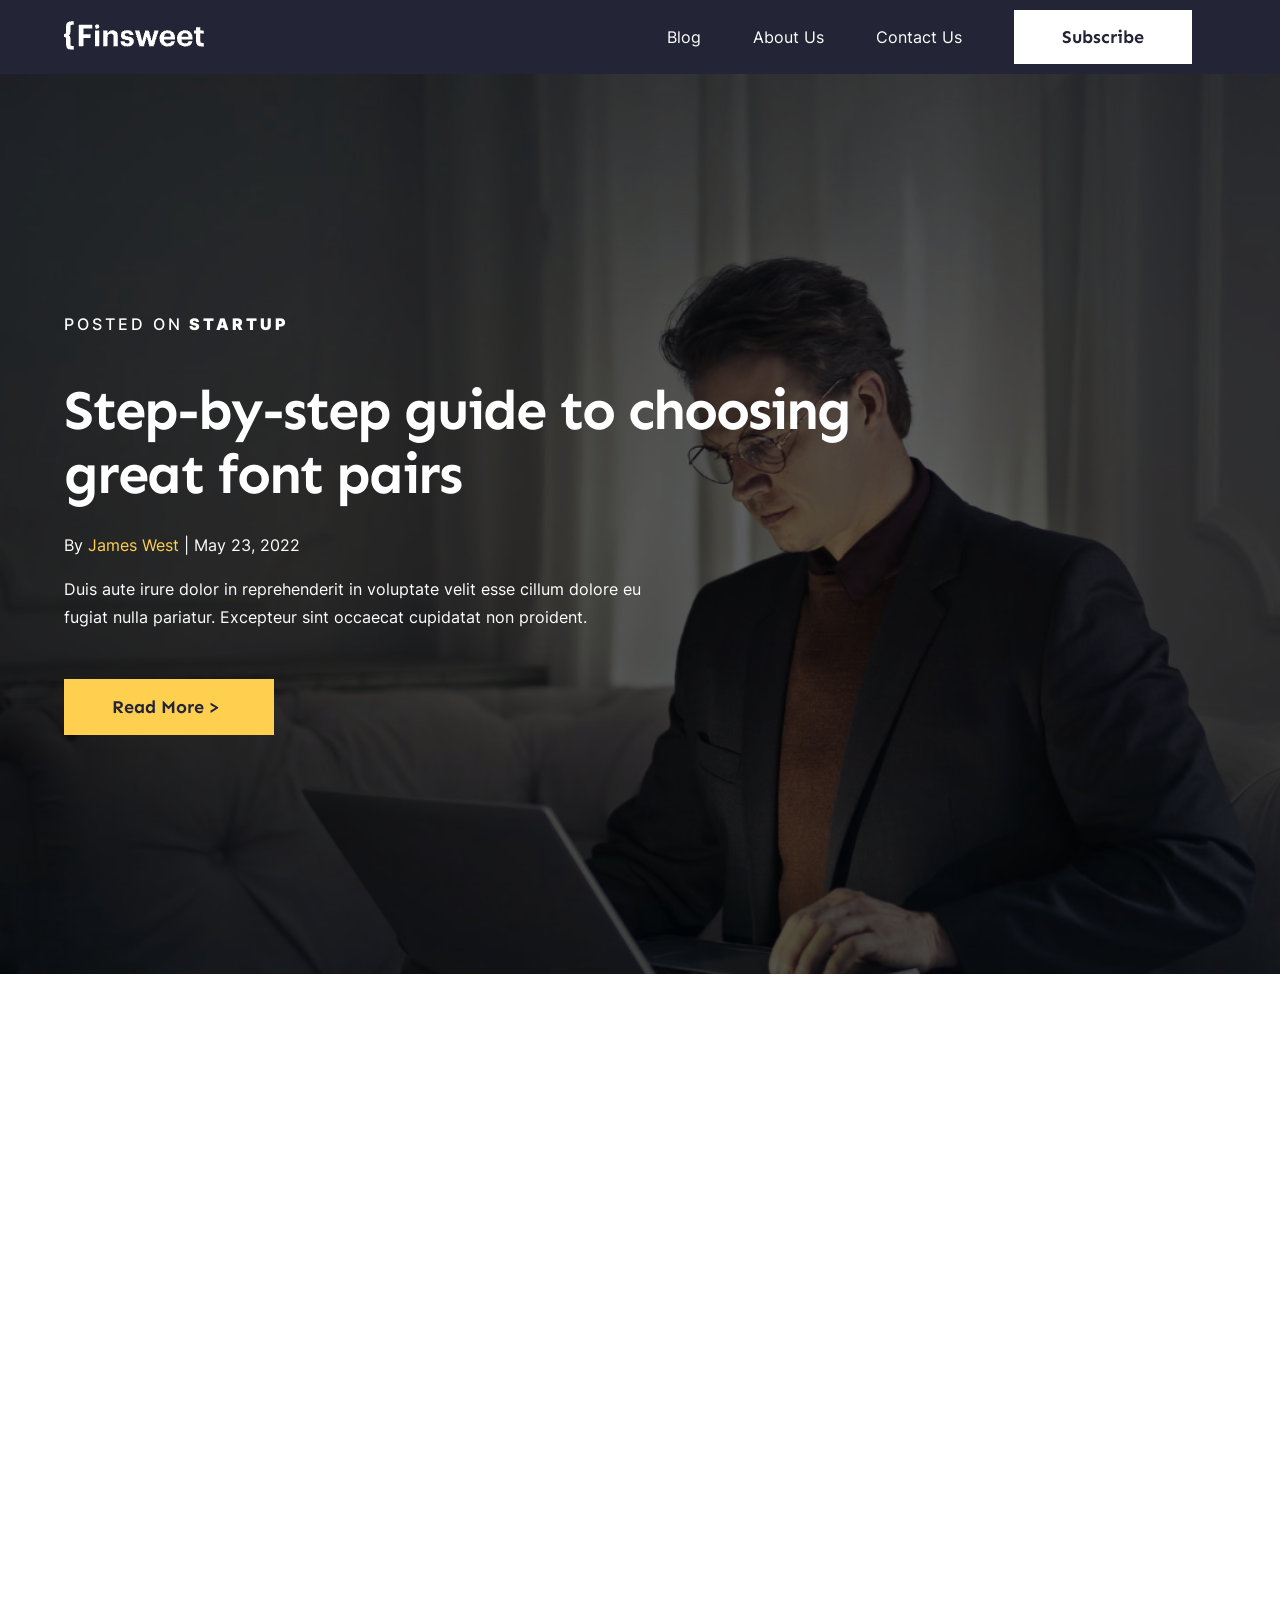
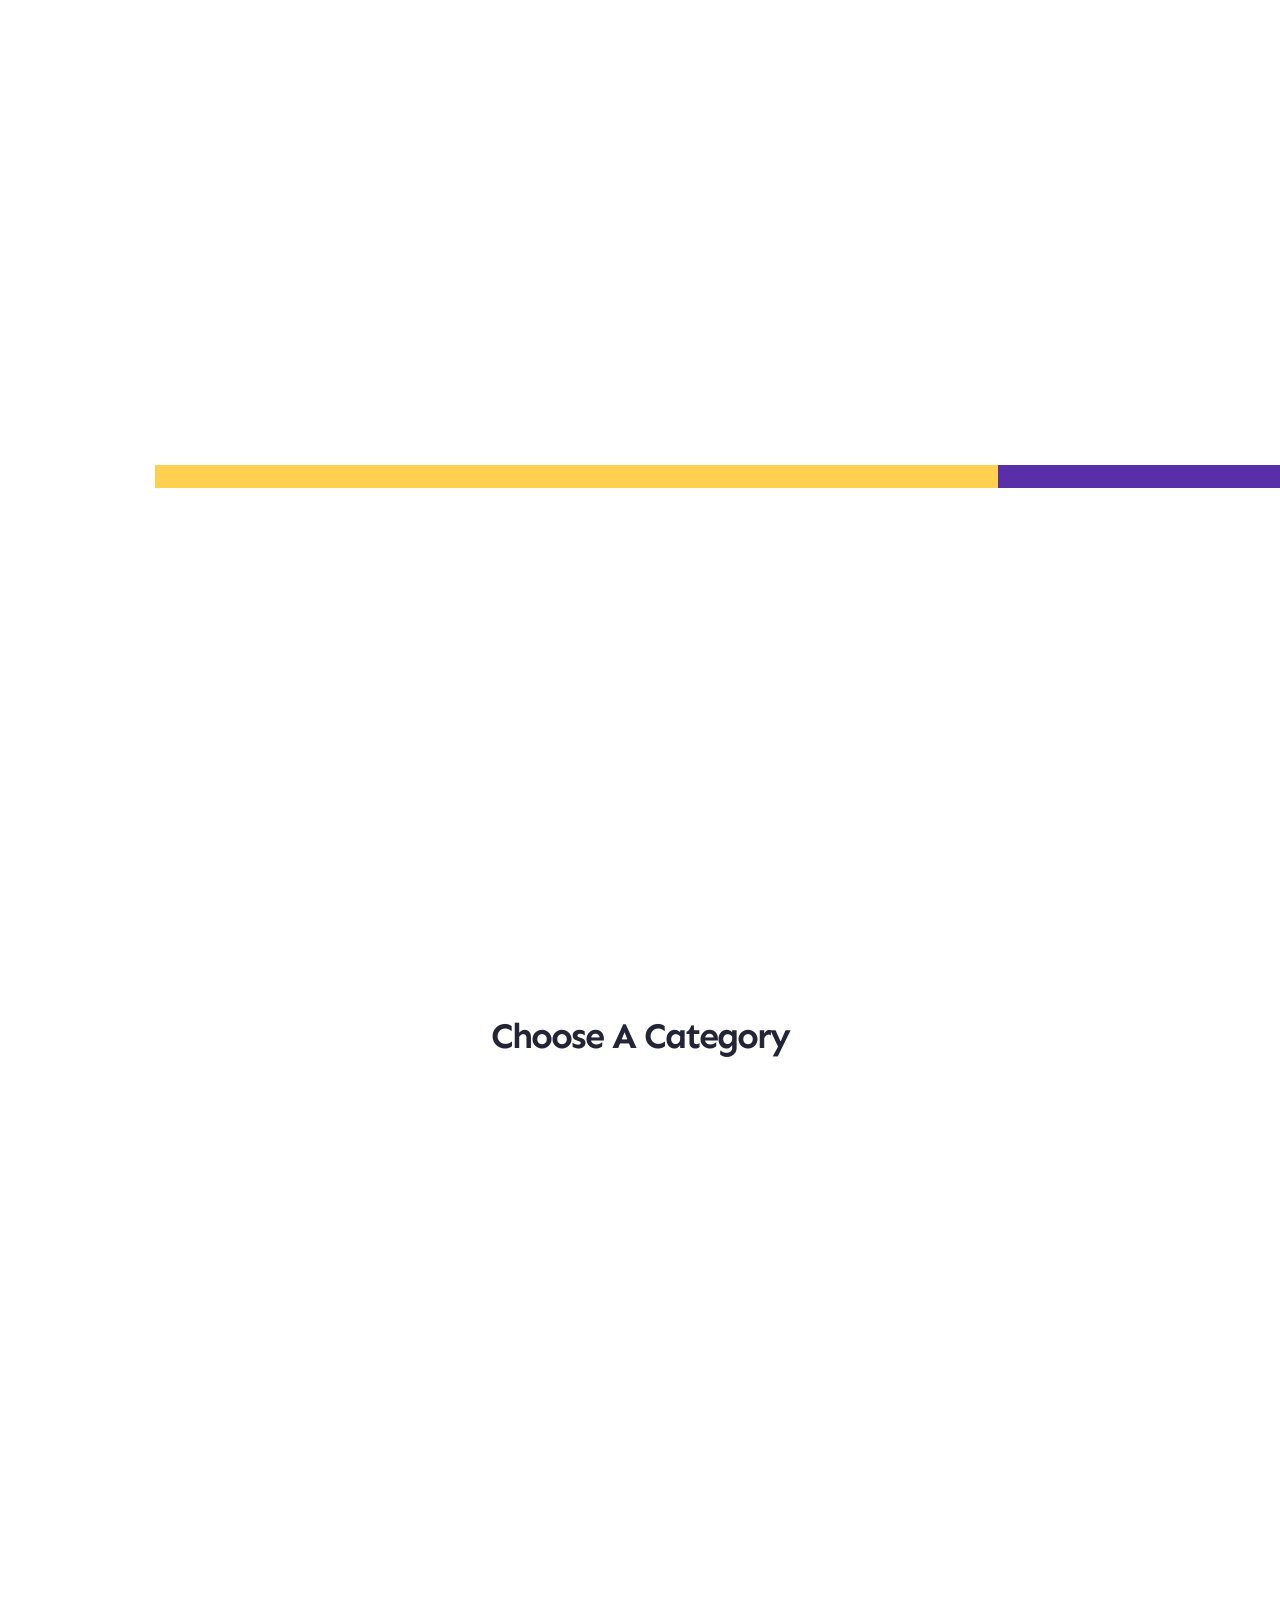
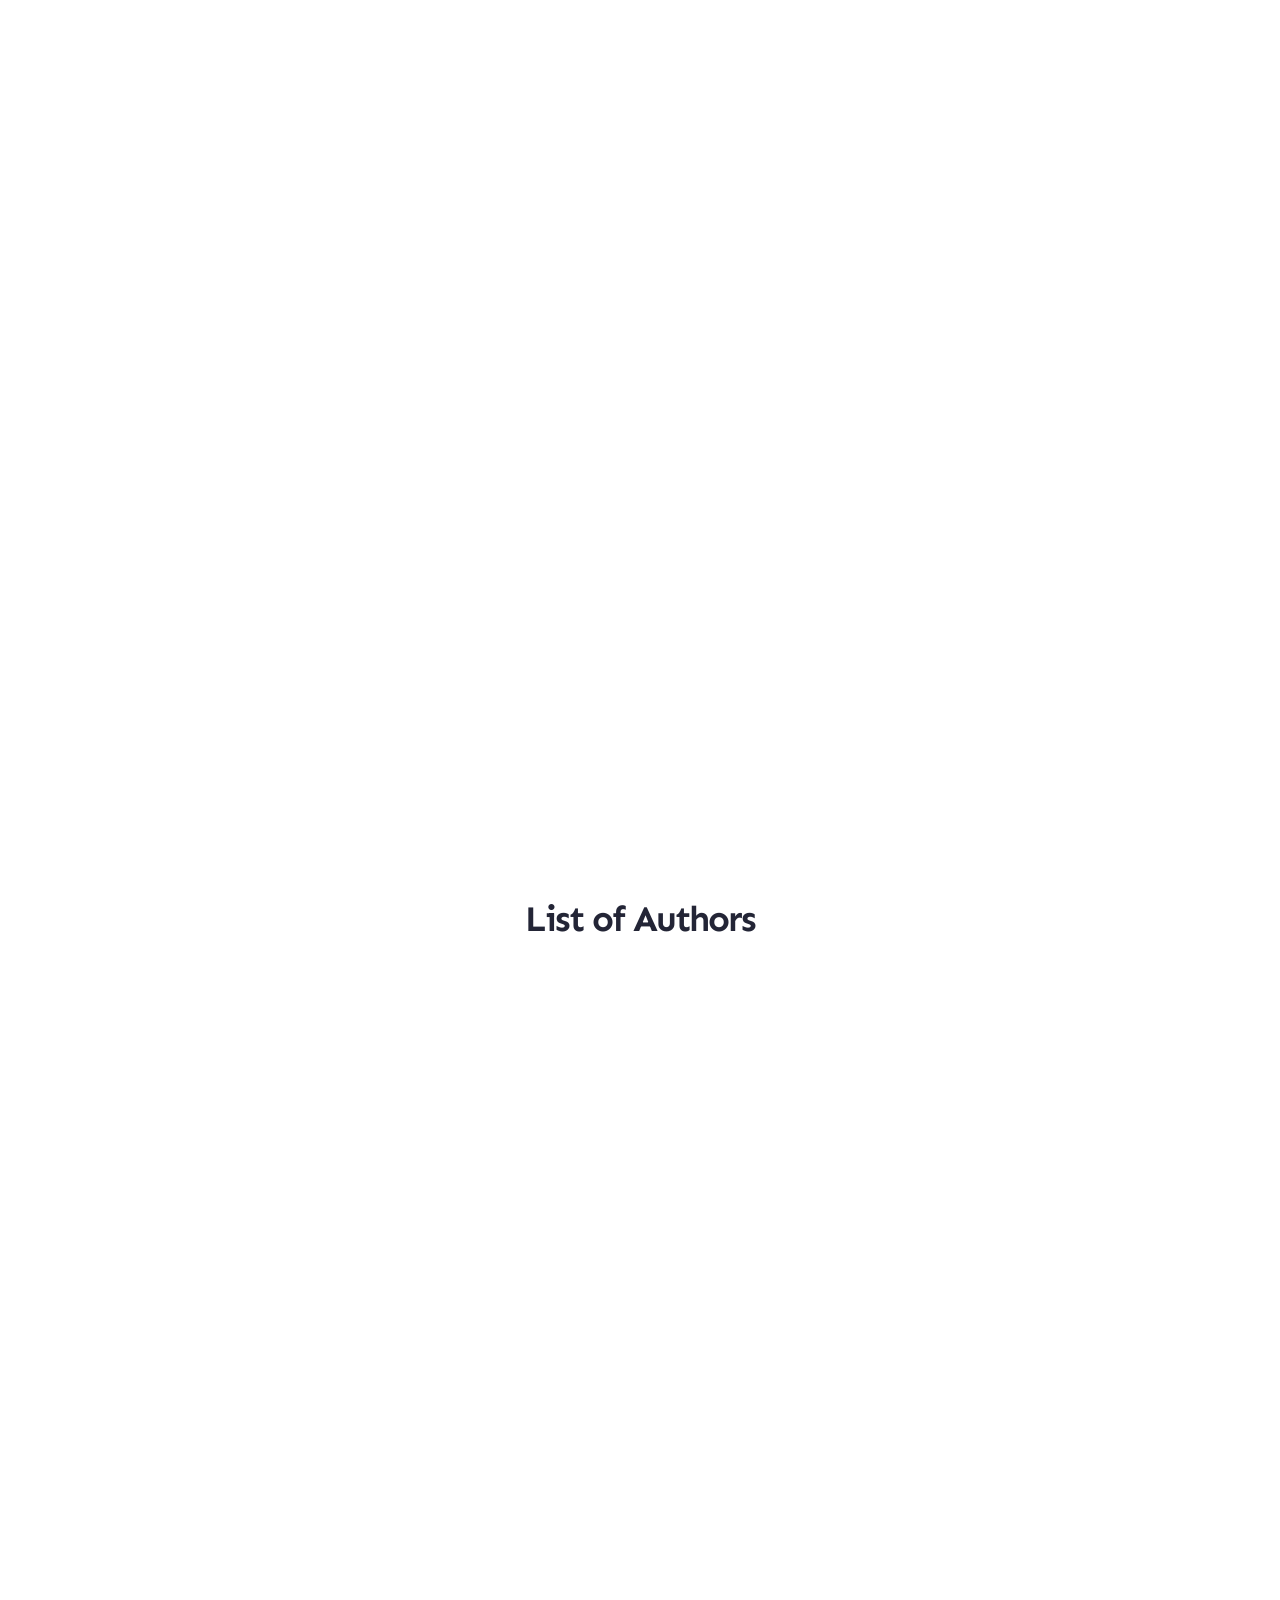
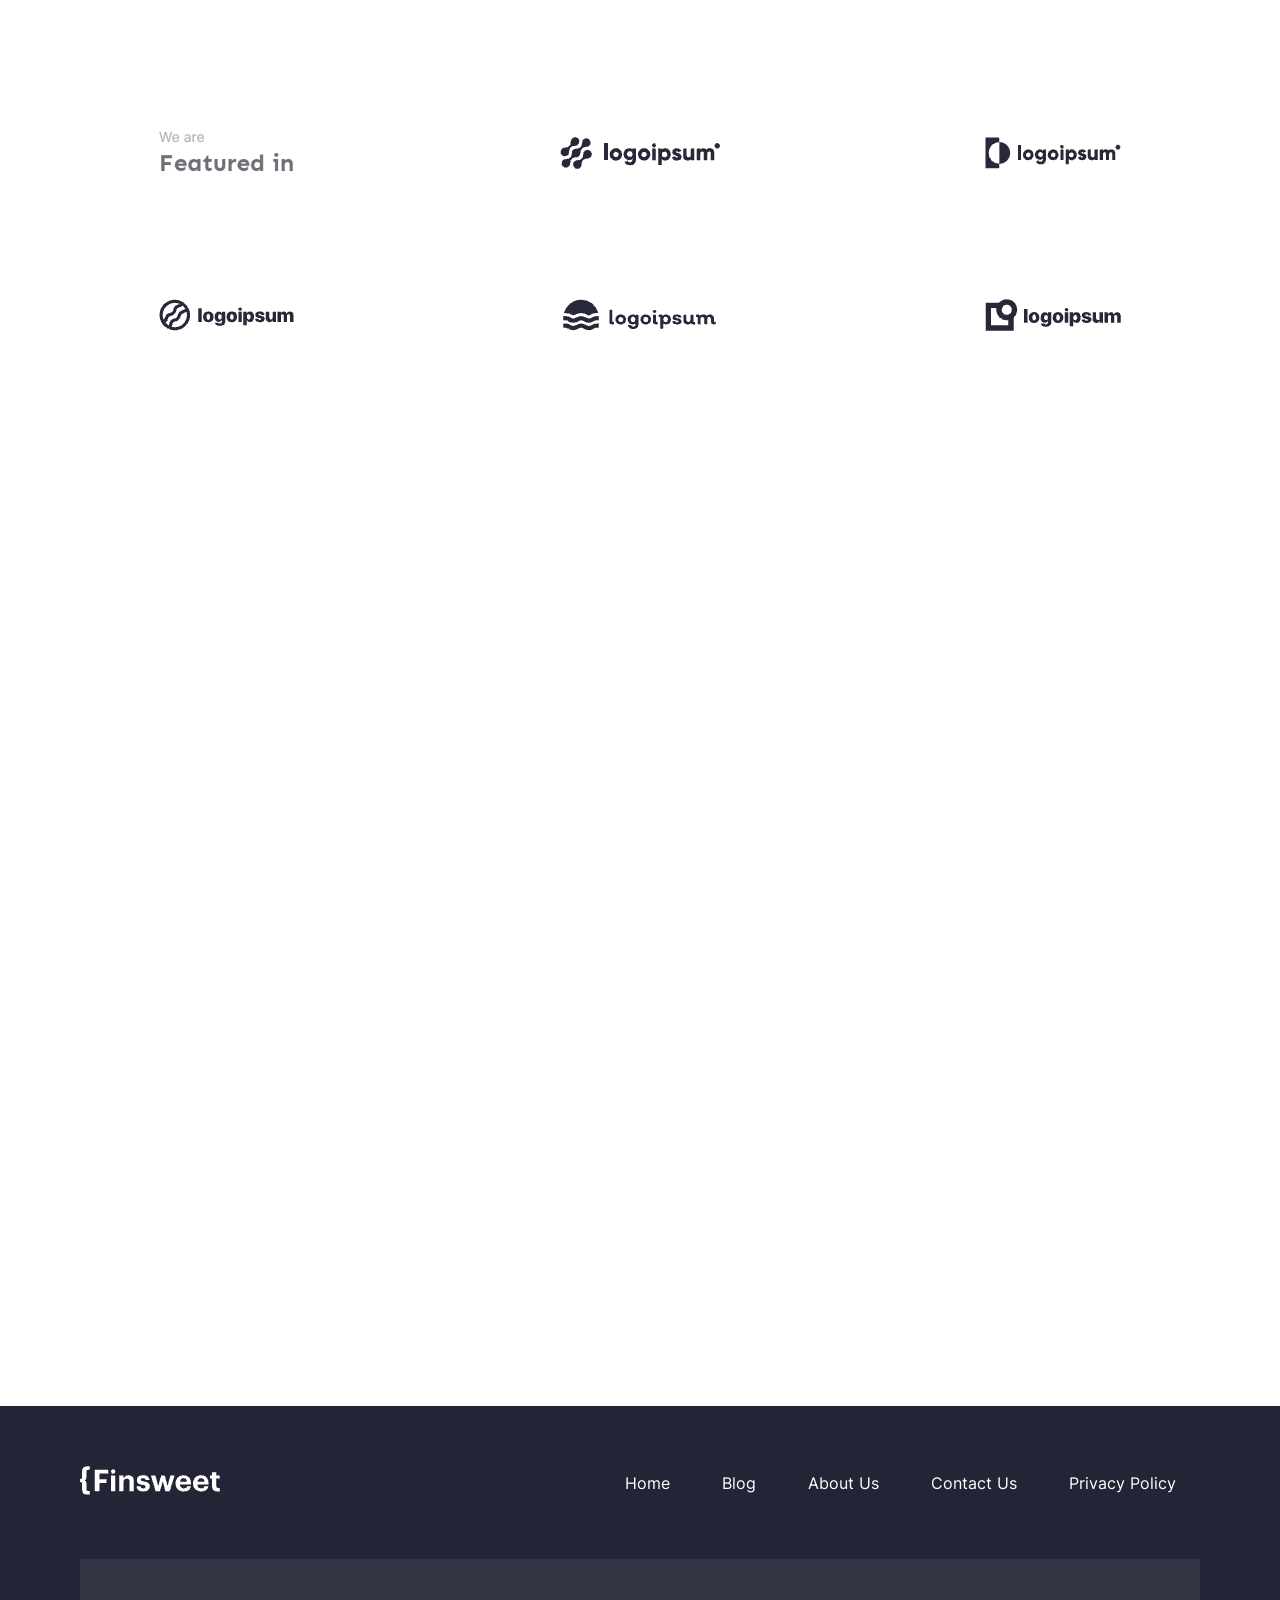
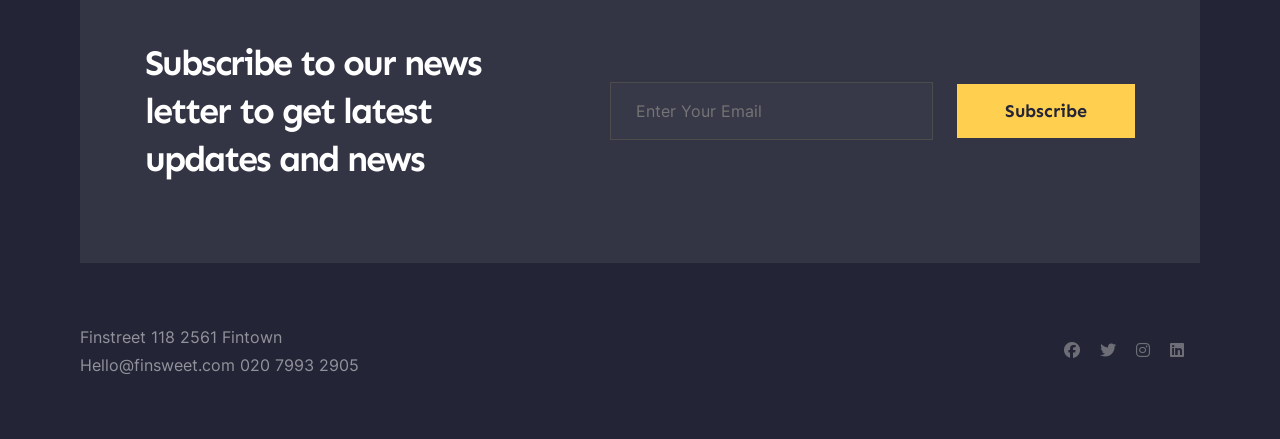
<file: index.html>
<!DOCTYPE html>
<html lang="en">

<head>
    <meta charset="UTF-8">
    <meta name="viewport" content="width=device-width, initial-scale=1.0">
    <title>Finsweet</title>
    <link rel="stylesheet" href="./css/style.css">
    <link rel="stylesheet" href="./css/header.css">
    <link rel="stylesheet" href="./css/footer.css">
    <link rel="stylesheet" href="./css/all.min.css">
    <link rel="stylesheet" href="./css/all__categories.css">
    <link rel="stylesheet" href="./css/join__us.css">
    <link rel="stylesheet" href="./css/list__authors.css">
    <link rel="icon" type="image/x-icon" href="./images/logo/titleicon.png">
    <link rel="stylesheet" href="./fonts/transfonter.org-20240730-150921-Inter/stylesheet.css">
    <link rel="stylesheet" href="./fonts/transfonter.org-20240730-151510-Sen/stylesheet.css">
    <link rel="stylesheet" href="css/aos.css">
</head>

<body>
    <!-- header start  -->
    <header>
        <div class="header__block d-flex">
            <div class="container d-flex d-flex-items">
                <a href="./index.html">
                    <img src="./images/logo/Logo.png" alt="logo" class="website__logo">
                </a>
                <div class="d-flex d-flex-items">
                    <nav class="nav__block">
                        <input type="checkbox" id="check">
                        <label for="check">
                            <i class="fa-solid fa-bars" id="btn"></i>
                            <i class="fa-solid fa-xmark" id="cancel"></i>
                        </label>
                        <ul class="nav__links">
                            <li class="nav__list"><a href="./blog.html">blog</a></li>
                            <li class="nav__list"><a href="./about__us.html">about us</a></li>
                            <li class="nav__list"><a href="./contact__us.html">contact us</a></li>
                            <li class="nav__list"> <a href="#subscribe" class="sbc__button">Subscribe</a></li>
                        </ul>
                    </nav>
                </div>
            </div>
        </div>
    </header>
    <!-- header end  -->

    <div class="wrapper">
        <!-- main start  -->
          
        <main>
            <div class="banner d-flex">
                <div class="overlay"></div>
                <div class="container">
                    <div class="banner__block d-flex">
                        <p class="banner__text">posted on<span> startup</span></p>
                        <h1 class="banner__head">Step-by-step guide to choosing great font pairs</h1>
                        <p class="author">By <span class="author__name">James West</span>
                            <time class="date" datetime="2022-05-23"> | May 23, 2022</time>
                        </p>
                        <p class="banner__caption">
                            Duis aute irure dolor in reprehenderit in voluptate velit esse cillum dolore
                            eu fugiat nulla pariatur. Excepteur sint occaecat cupidatat non proident.
                        </p>
                        <a href="#" class="banner__button">Read More ></a>
                    </div>
                </div>
            </div>


            <div class="container d-flex d-flex-items featured__post__block">
                <section class="featured__section" data-aos="fade-right">
                    <h2 class="section__title">featured post</h2>
                    <div class="post__content">
                        <img src="./images/home/white-concrete-building.png" alt="image">
                        <p class="post__author">By
                            <span class="post__author__name">John Doe</span>
                            <time class="datetime" datetime="2022-05-23"> | May 23, 2022</time>
                        </p>
                        <h3 class="post__title">
                            Lorem ipsum dolor sit amet, consectetur adipiscing elit,
                            sed do eiusmod tempor.
                        </h3>
                        <p class="post__excerpt">
                            Duis aute irure dolor in reprehenderit in voluptate velit esse cillum dolore
                            eu fugiat nulla pariatur. Excepteur sint occaecat cupidatat non proident.
                        </p>
                        <div>
                            <a href="#" class="read__more__button">Read More ></a>
                        </div>
                    </div>
                </section>
                <section class="posts__block" data-aos="fade-left">
                    <div class="d-flex d-flex-items">
                        <h2 class="section__title">all posts</h2>
                        <a href="./blog__post.html" class="view__all__link">View All</a>
                    </div>
                    <div class="scroll__section">
                        <article class="article__block">
                            <a href="./blog__post.html">
                                <p class="post__author">By
                                    <span class="post__author__name">John Doe</span>
                                    <time class="datetime" datetime="2022-05-23"> | May 23, 2022</time>
                                </p>
                                <h4 class="article__head">
                                    8 Figma design systems that you can download for free today.
                                </h4>
                            </a>
                        </article>
                        <article class="article__block">
                            <a href="./blog__post.html">
                                <p class="post__author">By
                                    <span class="post__author__name">John Doe</span>
                                    <time class="datetime" datetime="2022-05-23"> | May 23, 2022</time>
                                </p>
                                <h4 class="article__head">
                                    8 Figma design systems that you can download for free today.
                                </h4>
                            </a>
                        </article>
                        <article class="article__block">
                            <a href="./blog__post.html">
                                <p class="post__author">By
                                    <span class="post__author__name">John Doe</span>
                                    <time class="datetime" datetime="2022-05-23"> | May 23, 2022</time>
                                </p>
                                <h4 class="article__head">
                                    8 Figma design systems that you can download for free today.
                                </h4>
                            </a>
                        </article>
                        <article class="article__block">
                            <a href="./blog__post.html">
                                <p class="post__author">By
                                    <span class="post__author__name">John Doe</span>
                                    <time class="datetime" datetime="2022-05-23"> | May 23, 2022</time>
                                </p>
                                <h4 class="article__head">
                                    8 Figma design systems that you can download for free today.
                                </h4>
                            </a>
                        </article>
                        <article class="article__block">
                            <a href="./blog__post.html">
                                <p class="post__author">By
                                    <span class="post__author__name">John Doe</span>
                                    <time class="datetime" datetime="2022-05-23"> | May 23, 2022</time>
                                </p>
                                <h4 class="article__head">
                                    8 Figma design systems that you can download for free today.
                                </h4>
                            </a>
                        </article>
                        <article class="article__block">
                            <a href="./blog__post.html">
                                <p class="post__author">By
                                    <span class="post__author__name">John Doe</span>
                                    <time class="datetime" datetime="2022-05-23"> | May 23, 2022</time>
                                </p>
                                <h4 class="article__head">
                                    8 Figma design systems that you can download for free today.
                                </h4>
                            </a>
                        </article>
                        <article class="article__block">
                            <a href="./blog__post.html">
                                <p class="post__author">By
                                    <span class="post__author__name">John Doe</span>
                                    <time class="datetime" datetime="2022-05-23"> | May 23, 2022</time>
                                </p>
                                <h4 class="article__head">
                                    8 Figma design systems that you can download for free today.
                                </h4>
                            </a>
                        </article>
                        <article class="article__block">
                            <a href="./blog__post.html">
                                <p class="post__author">By
                                    <span class="post__author__name">John Doe</span>
                                    <time class="datetime" datetime="2022-05-23"> | May 23, 2022</time>
                                </p>
                                <h4 class="article__head">
                                    8 Figma design systems that you can download for free today.
                                </h4>
                            </a>
                        </article>
                    </div>
                </section>
            </div>

            <div class="container d-flex color__block">
                <div class="yellow__block"></div>
                <div class="purple__block"></div>
            </div>
            <div class="container d-flex content__block" data-aos="fade-up">
                <aside class="aside__section">
                    <h5 class="aside__title">about us</h5>
                    <h2 class="aside__content">
                        We are a community of content writers
                        who share their learnings
                    </h2>
                    <p class="aside__description">
                        Lorem ipsum dolor sit amet, consectetur adipiscing elit,
                        sed do eiusmod tempor incididunt ut labore et dolore magna aliqua.
                    </p>
                    <a href="#" class="aside__link">Read More ></a>
                </aside>
                <aside class="aside__section">
                    <h5 class="aside__title">our mision</h5>
                    <h3 class="aside__content__block">
                        Creating valuable content for creatives all
                        around the world
                    </h3>
                    <p class="aside__description">
                        Lorem ipsum dolor sit amet, consectetur adipiscing elit, sed do
                        eiusmod tempor incididunt ut labore et dolore magna aliqua. Ut
                        enim ad minim veniam, quis nostrud exercitation ullamco laboris
                        nisi ut aliquip ex ea commodo consequat.
                    </p>
                </aside>
            </div>

            <section class="container">
                <h2 class="section__title category__title">choose a category</h2>
                <div class="d-flex d-flex-items choose__category" data-aos="fade-up-right">
                    <div class="category__block">
                        <div class="category__icon__block">
                            <img src="./images/icons/icon1.png" alt="icon__image" class="category__icon">
                        </div>
                        <a href="./category.html" class="category__head">Business</a>
                        <p class="category__description">
                            Lorem ipsum dolor sit amet, consectetuer adipiscing elit.
                        </p>
                    </div>
                    <div class="category__block">
                        <div class="category__icon__block">
                            <img src="./images/icons/icon2.png" alt="icon__image" class="category__icon">
                        </div>
                        <a href="./category.html" class="category__head">Startup</a>
                        <p class="category__description">
                            Lorem ipsum dolor sit amet, consectetuer adipiscing elit.
                        </p>
                    </div>
                    <div class="category__block">
                        <div class="category__icon__block">
                            <img src="./images/icons/icon3.png" alt="icon__image" class="category__icon">
                        </div>
                        <a href="./category.html" class="category__head">Economy</a>
                        <p class="category__description">
                            Lorem ipsum dolor sit amet, consectetuer adipiscing elit.
                        </p>
                    </div>
                    <div class="category__block">
                        <div class="category__icon__block">
                            <img src="./images/icons/icon4.png" alt="icon__image" class="category__icon">
                        </div>
                        <a href="./category.html" class="category__head">Technology</a>
                        <p class="category__description">
                            Lorem ipsum dolor sit amet, consectetuer adipiscing elit.
                        </p>
                    </div>
                </div>
            </section>

            <div class="container d-flex d-flex-items">
                <div class="story__section">
                    <img src="./images/home/photography-of-man.png" alt="image" class="story__section__img"  data-aos="flip-left">
                    <aside class="aside__block d-flex"  data-aos="flip-right">
                        <p class="story__text">why we started</p>
                        <h2 class="story__title">
                            It started out as a simple idea and evolved into our passion
                        </h2>
                        <p class="story__description">
                            Lorem ipsum dolor sit amet, consectetur adipiscing elit,
                            sed do eiusmod tempor incididunt ut labore et dolore
                            magna aliqua.Ut enim ad minim veniam,quis nostrud
                            exercitation ullamco laboris nisi ut aliquip.
                        </p>
                        <a href="#" class="story__link">Discover our story ></a>
                    </aside>
                </div>
            </div>

            <section>
                <h2 class="section__title category__title list__authors">List of Authors</h2>
                <div class="container d-flex d-flex-items list__authors__block" data-aos="zoom-in-down">
                    <article class="article__list d-flex">
                        <img src="./images/home/author_4.png" alt="author">
                        <div class="author__info d-flex">
                            <h2>
                                <a href="./author.html" class="name__author">floyd miles</a>
                            </h2>
                            <p class="author__proffesion">content writer @company</p>
                        </div>
                        <div>
                            <a href="https://www.facebook.com/" class="social__link">
                                <i class="fa-brands fa-facebook social__icons"></i>
                            </a>
                            <a href="https://x.com/" class="social__link">
                                <i class="fa-brands fa-twitter social__icons"></i>
                            </a>
                            <a href="https://www.instagram.com/" class="social__link">
                                <i class="fa-brands fa-instagram social__icons"></i>
                            </a>
                            <a href="https://www.linkedin.com/" class="social__link">
                                <i class="fa-brands fa-linkedin social__icons"></i>
                            </a>
                        </div>
                    </article>
                    <article class="article__list d-flex">
                        <img src="./images/home/author_3.png" alt="author">
                        <div class="author__info d-flex">
                            <h2>
                                <a href="./author.html" class="name__author">dianne russell</a>
                            </h2>
                            <p class="author__proffesion">content writer @company</p>
                        </div>
                        <div>
                            <a href="https://www.facebook.com/" class="social__link">
                                <i class="fa-brands fa-facebook social__icons"></i>
                            </a>
                            <a href="https://x.com/" class="social__link">
                                <i class="fa-brands fa-twitter social__icons"></i>
                            </a>
                            <a href="https://www.instagram.com/" class="social__link">
                                <i class="fa-brands fa-instagram social__icons"></i>
                            </a>
                            <a href="https://www.linkedin.com/" class="social__link">
                                <i class="fa-brands fa-linkedin social__icons"></i>
                            </a>
                        </div>
                    </article>
                    <article class="article__list d-flex">
                        <img src="./images/home/author_2.png" alt="author">
                        <div class="author__info d-flex">
                            <h2>
                                <a href="./author.html" class="name__author">jenny wilson</a>
                            </h2>
                            <p class="author__proffesion">content writer @company</p>
                        </div>
                        <div>
                            <a href="https://www.facebook.com/" class="social__link">
                                <i class="fa-brands fa-facebook social__icons"></i>
                            </a>
                            <a href="https://x.com/" class="social__link">
                                <i class="fa-brands fa-twitter social__icons"></i>
                            </a>
                            <a href="https://www.instagram.com/" class="social__link">
                                <i class="fa-brands fa-instagram social__icons"></i>
                            </a>
                            <a href="https://www.linkedin.com/" class="social__link">
                                <i class="fa-brands fa-linkedin social__icons"></i>
                            </a>
                        </div>
                    </article>
                    <article class="article__list d-flex">
                        <img src="./images/home/author_1.png" alt="author">
                        <div class="author__info d-flex">
                            <h2>
                                <a href="./author.html" class="name__author">leslie alexander</a>
                            </h2>
                            <p class="author__proffesion">content writer @company</p>
                        </div>
                        <div>
                            <a href="https://www.facebook.com/" class="social__link">
                                <i class="fa-brands fa-facebook social__icons"></i>
                            </a>
                            <a href="https://x.com/" class="social__link">
                                <i class="fa-brands fa-twitter social__icons"></i>
                            </a>
                            <a href="https://www.instagram.com/" class="social__link">
                                <i class="fa-brands fa-instagram social__icons"></i>
                            </a>
                            <a href="https://www.linkedin.com/" class="social__link">
                                <i class="fa-brands fa-linkedin social__icons"></i>
                            </a>
                        </div>
                    </article>
                </div>
            </section>

            <div class="container d-flex d-flex-items featured__logos">
                <img src="./images/logo/Featuredin.png" alt="logo__img" class="featured__logo__item">
                <img src="./images/logo/Logo1.png" alt="logo__img" class="featured__logo__item">
                <img src="./images/logo/Logo2.png" alt="logo__img" class="featured__logo__item">
                <img src="./images/logo/Logo3.png" alt="logo__img" class="featured__logo__item">
                <img src="./images/logo/Logo4.png" alt="logo__img" class="featured__logo__item">
                <img src="./images/logo/Logo5.png" alt="logo__img" class="featured__logo__item">
            </div>

            <div class="container testimonials__info d-flex" data-aos="fade-up">
                <aside class="aside__info">
                    <h5 class="aside__title">testimonials</h5>
                    <h2 class="aside__content testimonial__title">
                        What people say about our blog
                    </h2>
                    <p class="aside__description testimonial__description">
                        Lorem ipsum dolor sit amet, consectetur
                        adipiscing elit, sed do eiusmod tempor.
                    </p>
                </aside>
                <aside class="aside__caption d-flex d-flex-items">
                    <h4 class="testimonial__text">
                        Lorem ipsum dolor sit amet, consectetur adipiscing elit,
                        sed do eiusmod tempor incididunt ut labore et dolore magna aliqua.
                    </h4>
                    <div class="d-flex info__block">
                        <img src="./images/home/Profilepicture.png" alt="profile__picture" class="reviewer__photo">
                        <div class="reviewer__info">
                            <h4 class="reviewer__name">jonathan vallem</h4>
                            <span class="reviewer__location">New York, USA</span>
                        </div>
                        <div class="left__button d-flex"><i class="fa-solid fa-arrow-left-long"></i></div>
                        <div class="right__button d-flex"><i class="fa-solid fa-arrow-right-long"></i></div>
                    </div>
                </aside>
            </div>

            <div class="join__us__section d-flex" data-aos="zoom-in-down">
                <h2 class="join__us__header">Join our team to be a part of our story</h2>
                <p class="join__us__text">
                    Lorem ipsum dolor sit amet, consectetur adipiscing elit,
                    sed do eiusmod tempor incididunt.
                </p>
                <a href="#" class="join__us__btn">join now</a>
            </div>
        </main>
        <!-- main end  -->

        <!-- footer start  -->
        <footer class="footer__block">
            <div class="container d-flex d-flex-items">
                <a href="./index.html" class="footer__logo__block">
                    <img src="./images/logo/Logo.png" alt="logo" class="website__logo">
                </a>
                <nav>
                    <ul class="nav__links">
                        <li class="nav__list"><a href="./index.html">home</a></li>
                        <li class="nav__list"><a href="./blog.html">blog</a></li>
                        <li class="nav__list"><a href="./about__us.html">about us</a></li>
                        <li class="nav__list"><a href="./contact__us.html">contact us</a></li>
                        <li class="nav__list"><a href="./privacy__policy.html">privacy policy</a></li>
                    </ul>
                </nav>
            </div>
            <div class="container">
                <div class="sbc__block d-flex">
                    <h2 class="sbc__title">Subscribe to our news letter to get latest updates and news</h2>
                    <form method="post" class="sbc__block__form d-flex d-flex-items">
                        <input type="email" name="email" class="email__input" autocomplete="off"
                            placeholder="Enter Your Email">
                        <button class="sbc__button footer__sbc__button" id="subscribe">Subscribe</button>
                    </form>
                </div>
                <div class="d-flex d-flex-items">
                    <div class="footer__caption__block">
                        <address class="foother__caption">Finstreet 118 2561 Fintown</address>
                        <span class="foother__caption">Hello@finsweet.com 020 7993 2905</span>
                    </div>
                    <div>
                        <a href="https://www.facebook.com/" class="social__link">
                            <i class="fa-brands fa-facebook social__ficon"></i>
                        </a>
                        <a href="https://x.com/" class="social__link">
                            <i class="fa-brands fa-twitter social__ficon"></i>
                        </a>
                        <a href="https://www.instagram.com/" class="social__link">
                            <i class="fa-brands fa-instagram social__ficon"></i>
                        </a>
                        <a href="https://www.linkedin.com/" class="social__link">
                            <i class="fa-brands fa-linkedin social__ficon"></i>
                        </a>
                    </div>
                </div>
            </div>
        </footer>
        <!-- footer end  -->
    </div>
    <script src="js/aos.js"></script>
    <script src="js/script.js"></script>

</body>

</html>
</file>
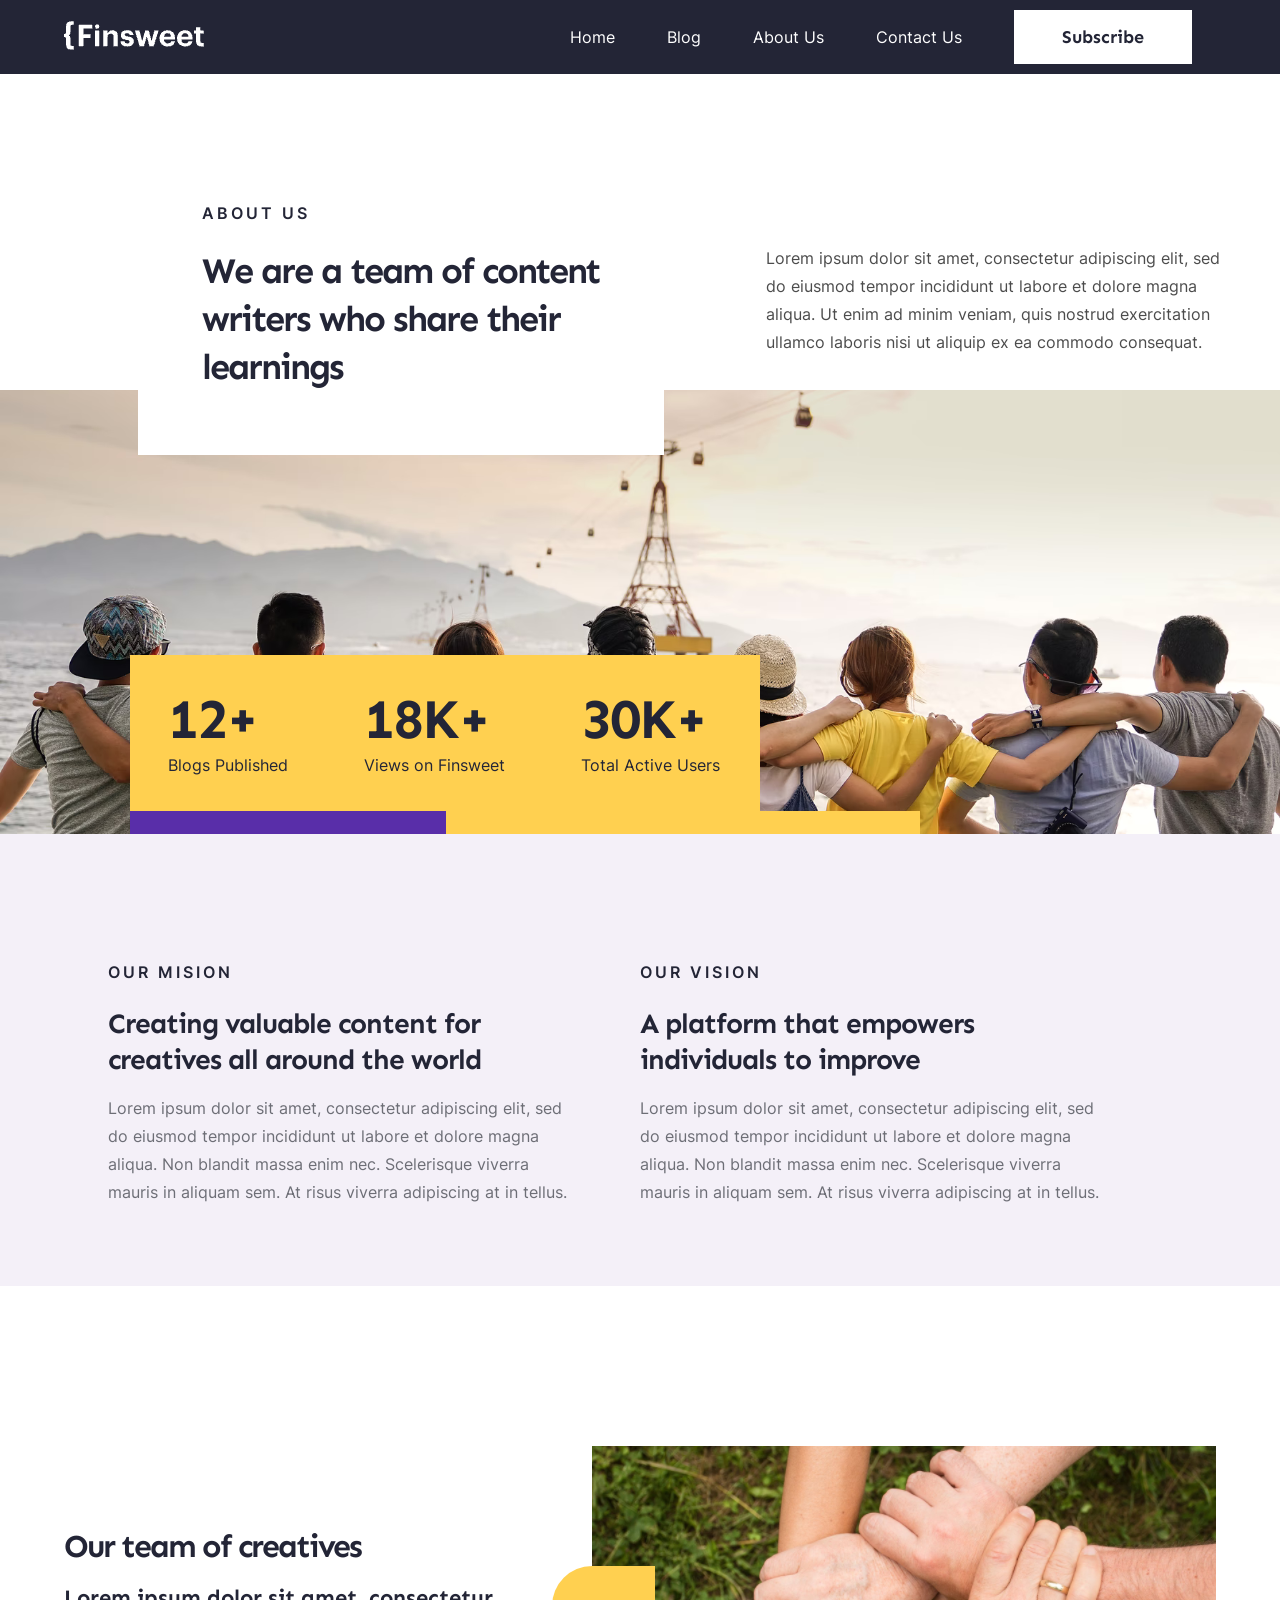
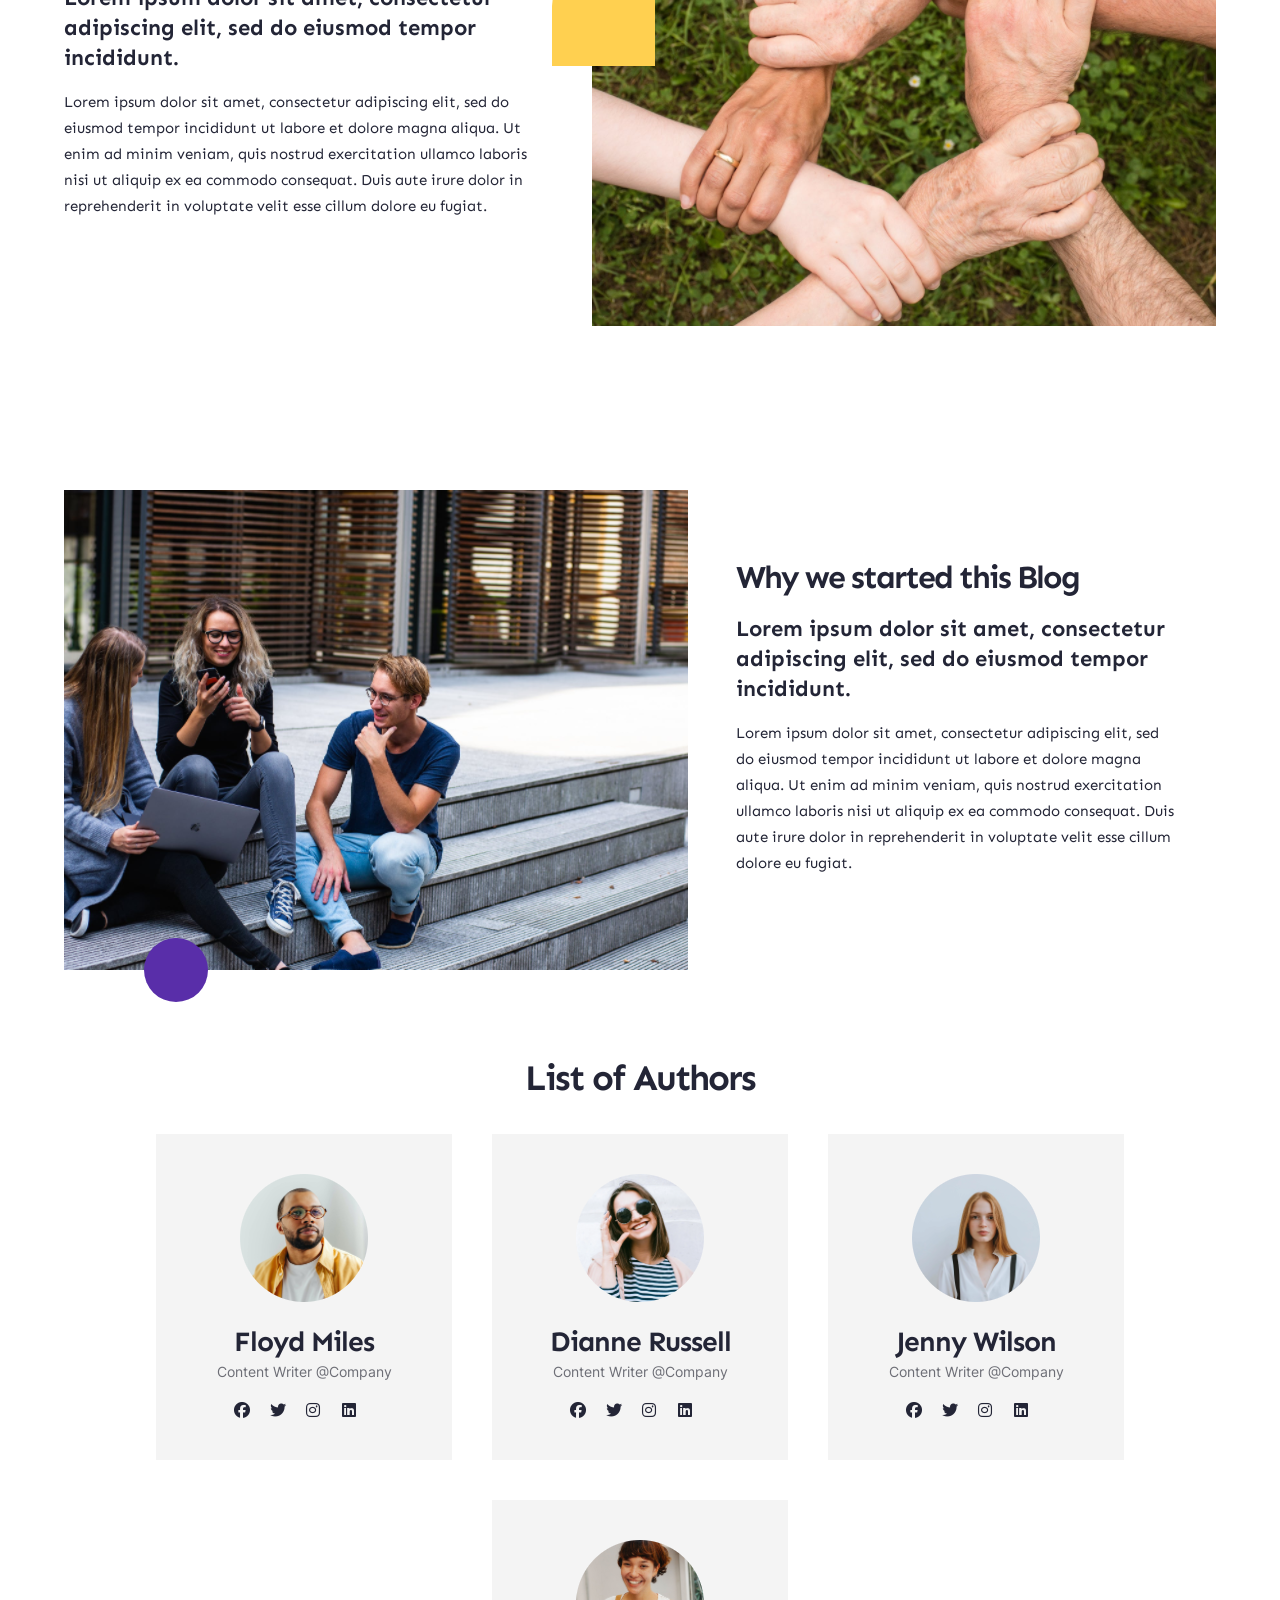
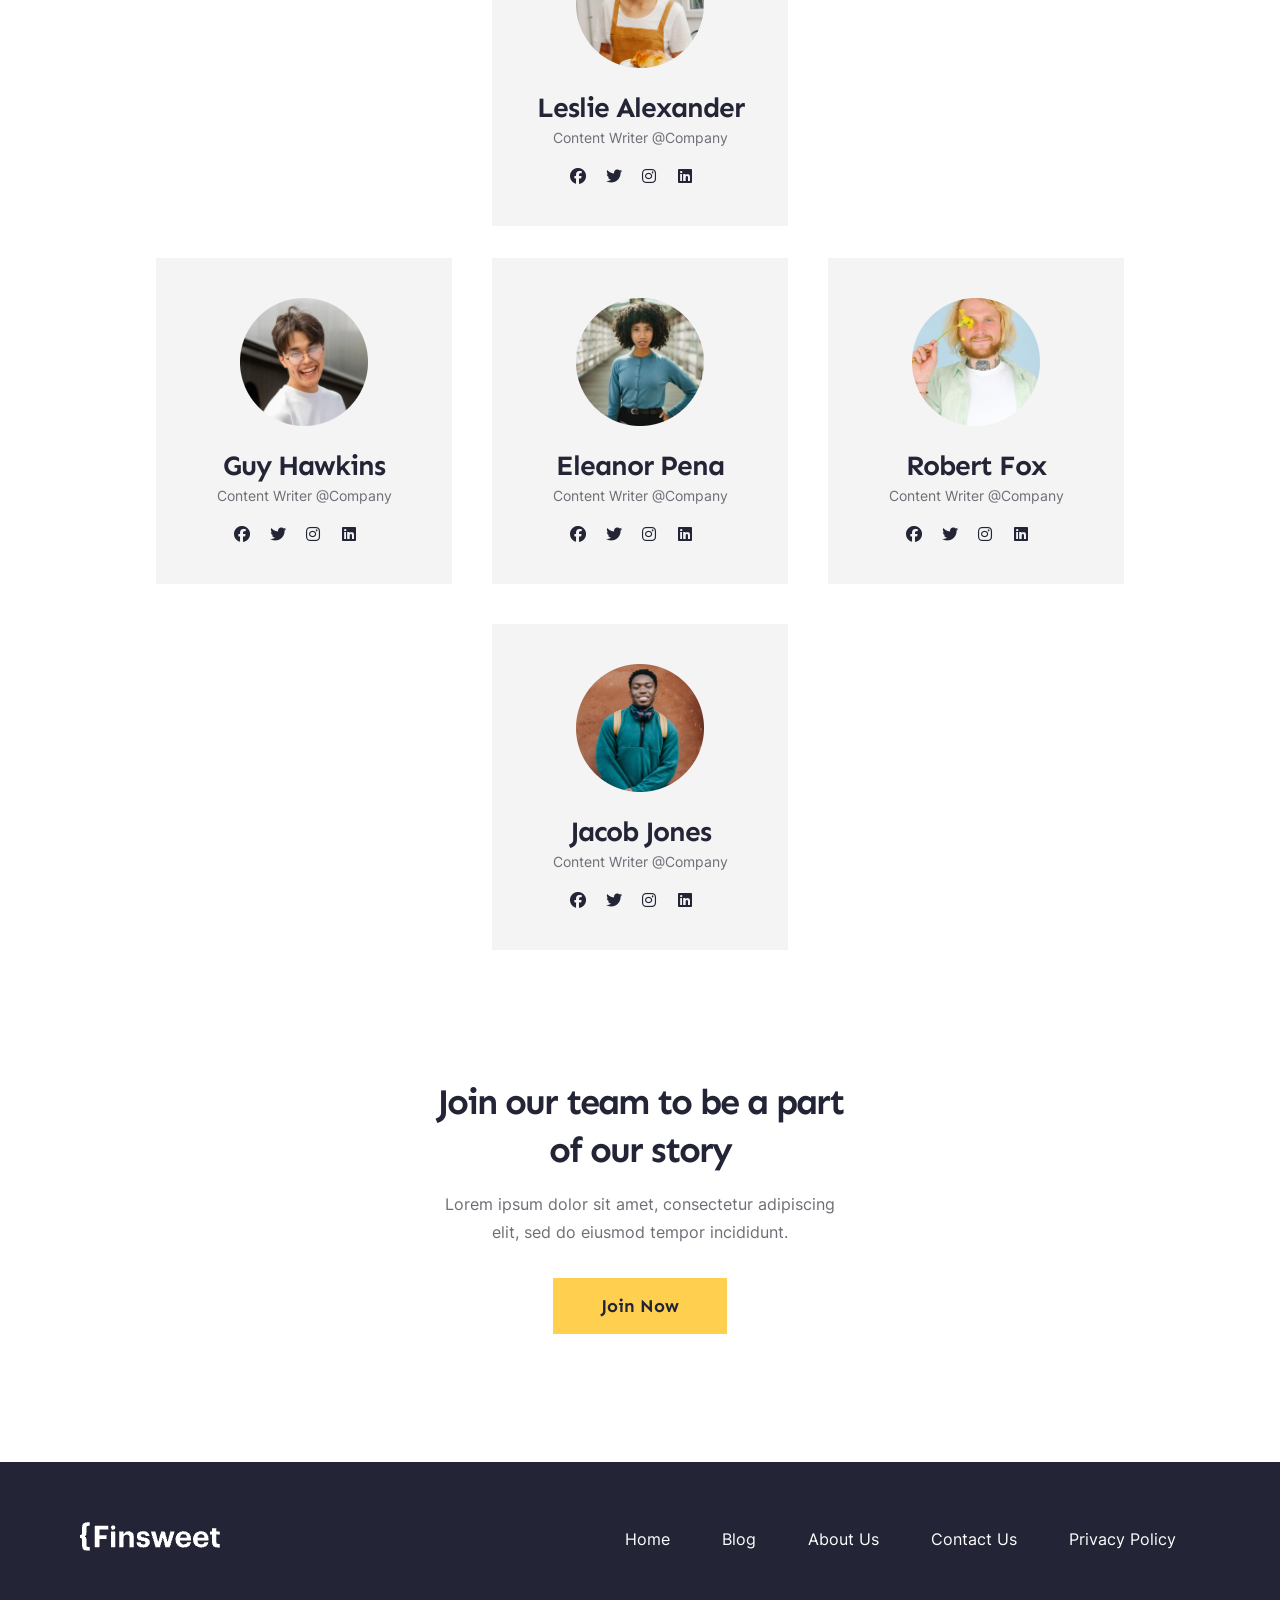
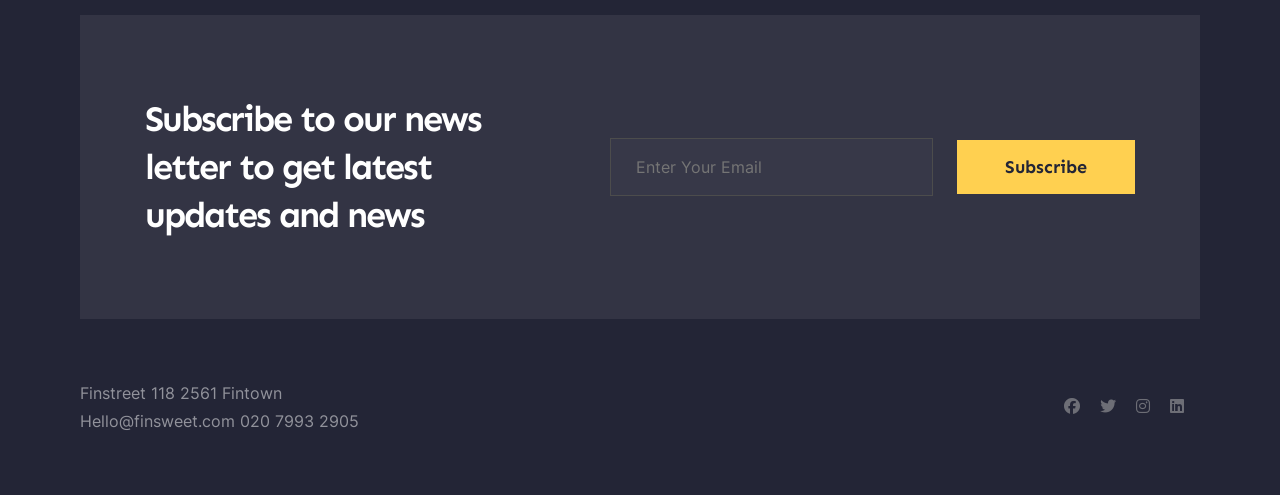
<file: about__us.html>
<!DOCTYPE html>
<html lang="en">

<head>
    <meta charset="UTF-8">
    <meta name="viewport" content="width=device-width, initial-scale=1.0">
    <title>Finsweet</title>
    <link rel="stylesheet" href="./css/style.css">
    <link rel="stylesheet" href="./css/header.css">
    <link rel="stylesheet" href="./css/join__us.css">
    <link rel="stylesheet" href="./css/footer.css">
    <link rel="stylesheet" href="./css/about__us.css">
    <link rel="stylesheet" href="./css/all.min.css">
    <link rel="stylesheet" href="./css/list__authors.css">
    <link rel="stylesheet" href="./css/all__categories.css">
    <link rel="icon" type="image/x-icon" href="./images/logo/titleicon.png">
    <link rel="stylesheet" href="./fonts/transfonter.org-20240730-150921-Inter/stylesheet.css">
    <link rel="stylesheet" href="./fonts/transfonter.org-20240730-151510-Sen/stylesheet.css">
</head>

<body>
    <!-- header start  -->
    <header>
        <div class="header__block d-flex">
            <div class="container d-flex d-flex-items">
                <a href="./index.html">
                    <img src="./images/logo/Logo.png" alt="logo" class="website__logo">
                </a>
                <div class="d-flex d-flex-items">
                    <nav class="nav__block">
                        <input type="checkbox" id="check">
                        <label for="check">
                            <i class="fa-solid fa-bars" id="btn"></i>
                            <i class="fa-solid fa-xmark" id="cancel"></i>
                        </label>
                        <ul class="nav__links">
                            <li class="nav__list"><a href="./index.html">home</a></li>
                            <li class="nav__list"><a href="./blog.html">blog</a></li>
                            <li class="nav__list"><a href="./about__us.html">about us</a></li>
                            <li class="nav__list"><a href="./contact__us.html">contact us</a></li>
                            <li class="nav__list"> <a href="#subscribe" class="sbc__button">Subscribe</a></li>
                        </ul>
                    </nav>
                </div>
            </div>
        </div>
    </header>
    <!-- header end  -->


    <div class="wrapper">

        <!-- main start  -->
        <main>
            <section class="container d-flex about__block">
                <div class="about__heading">
                    <h5 class="aside__title">about us</h5>
                    <h2 class="aside__content">
                        We are a team of content writers who share their learnings
                    </h2>
                </div>
                <div class="about__text__block d-flex">
                    <p class="about__paragraph">
                        Lorem ipsum dolor sit amet, consectetur adipiscing elit, sed do eiusmod tempor incididunt ut
                        labore et dolore magna aliqua. Ut enim ad minim veniam, quis nostrud exercitation ullamco
                        laboris nisi ut aliquip ex ea commodo consequat.
                    </p>
                </div>
            </section>
            <div class="container">
                <div class="image__section">
                    <div class="about__img__block">
                        <img src="./images/aboutus/aboutimg.png" alt="Team of Writers" class="about__image">
                    </div>
                    <div class="stats__section d-flex">
                        <div class="stat__block">
                            <div class="stat__number">12+</div>
                            <div class="stat__label">Blogs Published</div>
                        </div>
                        <div class="stat__block">
                            <div class="stat__number">18K+</div>
                            <div class="stat__label">Views on Finsweet</div>
                        </div>
                        <div class="stat__block">
                            <div class="stat__number">30K+</div>
                            <div class="stat__label">Total Active Users</div>
                        </div>
                    </div>
                    <div class="d-flex color__block">
                        <div class="purple__block"></div>
                        <div class="yellow__block"></div>
                    </div>
                </div>
            </div>

            <div class="container d-flex content__block">
                <aside class="content__aside">
                    <h5 class="aside__title">our mision</h5>
                    <h3 class="aside__content__block">
                        Creating valuable content for creatives all
                        around the world
                    </h3>
                    <p class="aside__description">
                        Lorem ipsum dolor sit amet, consectetur adipiscing elit, sed do eiusmod tempor incididunt ut
                        labore et dolore magna aliqua. Non blandit massa enim nec. Scelerisque viverra mauris in aliquam
                        sem. At risus viverra adipiscing at in tellus.
                    </p>
                </aside>
                <aside class="content__aside">
                    <h5 class="aside__title">our vision</h5>
                    <h3 class="aside__content__block">
                        A platform that empowers individuals to improve
                    </h3>
                    <p class="aside__description">
                        Lorem ipsum dolor sit amet, consectetur adipiscing elit, sed do eiusmod tempor incididunt ut
                        labore et dolore magna aliqua. Non blandit massa enim nec. Scelerisque viverra mauris in aliquam
                        sem. At risus viverra adipiscing at in tellus.
                    </p>
                </aside>
            </div>

            <section class="team__creatives__section container d-flex d-flex-items">
                <div class="team__creatives__content">
                    <h2 class="team__creatives__title">Our team of creatives</h2>
                    <h4 class="team__creatives__intro">
                        Lorem ipsum dolor sit amet, consectetur adipiscing elit, sed do
                        eiusmod tempor incididunt.
                    </h4>
                    <p class="team__creatives__description">
                        Lorem ipsum dolor sit amet, consectetur adipiscing elit, sed do eiusmod tempor incididunt ut
                        labore et dolore magna aliqua. Ut enim ad minim veniam, quis nostrud exercitation ullamco
                        laboris nisi ut aliquip ex ea commodo consequat. Duis aute irure dolor in reprehenderit in
                        voluptate velit esse cillum dolore eu fugiat.
                    </p>
                </div>
                <div class="team__creatives__image__wrapper">
                    <div class="decorative__block"></div>
                    <img src="./images/aboutus/aboutimg1.png" alt="Team hands" class="team__creatives__image">
                </div>
            </section>

            <section class="team__creatives__section container d-flex d-flex-items blog__section">
                <div class="team__creatives__image__wrapper">
                    <img src="./images/aboutus/aboutimg2.png" alt="Team hands" class="team__creatives__image">
                    <div class="decorative__circle"></div>
                </div>
                <div class="team__creatives__content blog__content">
                    <h2 class="team__creatives__title">Why we started this Blog</h2>
                    <h4 class="team__creatives__intro">
                        Lorem ipsum dolor sit amet, consectetur adipiscing elit, sed do
                        eiusmod tempor incididunt.
                    </h4>
                    <p class="team__creatives__description">
                        Lorem ipsum dolor sit amet, consectetur adipiscing elit, sed do eiusmod tempor incididunt ut
                        labore et dolore magna aliqua. Ut enim ad minim veniam, quis nostrud exercitation ullamco
                        laboris nisi ut aliquip ex ea commodo consequat. Duis aute irure dolor in reprehenderit in
                        voluptate velit esse cillum dolore eu fugiat.
                    </p>
                </div>
            </section>

            <section>
                <h2 class="section__title category__title list__authors">List of Authors</h2>
                <div class="container d-flex d-flex-items list__authors__block">
                    <article class="article__list d-flex">
                        <img src="./images/home/author_4.png" alt="author">
                        <div class="author__info d-flex">
                            <h2>
                                <a href="./author.html" class="name__author">floyd miles</a>
                            </h2>
                            <p class="author__proffesion">content writer @company</p>
                        </div>
                        <div>
                            <a href="https://www.facebook.com/" class="social__link">
                                <i class="fa-brands fa-facebook social__icons"></i>
                            </a>
                            <a href="https://x.com/" class="social__link">
                                <i class="fa-brands fa-twitter social__icons"></i>
                            </a>
                            <a href="https://www.instagram.com/" class="social__link">
                                <i class="fa-brands fa-instagram social__icons"></i>
                            </a>
                            <a href="https://www.linkedin.com/" class="social__link">
                                <i class="fa-brands fa-linkedin social__icons"></i>
                            </a>
                        </div>
                    </article>
                    <article class="article__list d-flex">
                        <img src="./images/home/author_3.png" alt="author">
                        <div class="author__info d-flex">
                            <h2>
                                <a href="./author.html" class="name__author">dianne russell</a>
                            </h2>
                            <p class="author__proffesion">content writer @company</p>
                        </div>
                        <div>
                            <a href="https://www.facebook.com/" class="social__link">
                                <i class="fa-brands fa-facebook social__icons"></i>
                            </a>
                            <a href="https://x.com/" class="social__link">
                                <i class="fa-brands fa-twitter social__icons"></i>
                            </a>
                            <a href="https://www.instagram.com/" class="social__link">
                                <i class="fa-brands fa-instagram social__icons"></i>
                            </a>
                            <a href="https://www.linkedin.com/" class="social__link">
                                <i class="fa-brands fa-linkedin social__icons"></i>
                            </a>
                        </div>
                    </article>
                    <article class="article__list d-flex">
                        <img src="./images/home/author_2.png" alt="author">
                        <div class="author__info d-flex">
                            <h2>
                                <a href="./author.html" class="name__author">jenny wilson</a>
                            </h2>
                            <p class="author__proffesion">content writer @company</p>
                        </div>
                        <div>
                            <a href="https://www.facebook.com/" class="social__link">
                                <i class="fa-brands fa-facebook social__icons"></i>
                            </a>
                            <a href="https://x.com/" class="social__link">
                                <i class="fa-brands fa-twitter social__icons"></i>
                            </a>
                            <a href="https://www.instagram.com/" class="social__link">
                                <i class="fa-brands fa-instagram social__icons"></i>
                            </a>
                            <a href="https://www.linkedin.com/" class="social__link">
                                <i class="fa-brands fa-linkedin social__icons"></i>
                            </a>
                        </div>
                    </article>
                    <article class="article__list d-flex">
                        <img src="./images/home/author_1.png" alt="author">
                        <div class="author__info d-flex">
                            <h2>
                                <a href="./author.html" class="name__author">leslie alexander</a>
                            </h2>
                            <p class="author__proffesion">content writer @company</p>
                        </div>
                        <div>
                            <a href="https://www.facebook.com/" class="social__link">
                                <i class="fa-brands fa-facebook social__icons"></i>
                            </a>
                            <a href="https://x.com/" class="social__link">
                                <i class="fa-brands fa-twitter social__icons"></i>
                            </a>
                            <a href="https://www.instagram.com/" class="social__link">
                                <i class="fa-brands fa-instagram social__icons"></i>
                            </a>
                            <a href="https://www.linkedin.com/" class="social__link">
                                <i class="fa-brands fa-linkedin social__icons"></i>
                            </a>
                        </div>
                    </article>
                </div>
                <div class="container d-flex d-flex-items list__authors__block second__list">
                    <article class="article__list d-flex">
                        <img src="./images/home/author_7.png" alt="author">
                        <div class="author__info d-flex">
                            <h2>
                                <a href="./author.html" class="name__author">guy hawkins</a>
                            </h2>
                            <p class="author__proffesion">content writer @company</p>
                        </div>
                        <div>
                            <a href="https://www.facebook.com/" class="social__link">
                                <i class="fa-brands fa-facebook social__icons"></i>
                            </a>
                            <a href="https://x.com/" class="social__link">
                                <i class="fa-brands fa-twitter social__icons"></i>
                            </a>
                            <a href="https://www.instagram.com/" class="social__link">
                                <i class="fa-brands fa-instagram social__icons"></i>
                            </a>
                            <a href="https://www.linkedin.com/" class="social__link">
                                <i class="fa-brands fa-linkedin social__icons"></i>
                            </a>
                        </div>
                    </article>
                    <article class="article__list d-flex">
                        <img src="./images/home/author_8.png" alt="author">
                        <div class="author__info d-flex">
                            <h2>
                                <a href="./author.html" class="name__author">eleanor pena</a>
                            </h2>
                            <p class="author__proffesion">content writer @company</p>
                        </div>
                        <div>
                            <a href="https://www.facebook.com/" class="social__link">
                                <i class="fa-brands fa-facebook social__icons"></i>
                            </a>
                            <a href="https://x.com/" class="social__link">
                                <i class="fa-brands fa-twitter social__icons"></i>
                            </a>
                            <a href="https://www.instagram.com/" class="social__link">
                                <i class="fa-brands fa-instagram social__icons"></i>
                            </a>
                            <a href="https://www.linkedin.com/" class="social__link">
                                <i class="fa-brands fa-linkedin social__icons"></i>
                            </a>
                        </div>
                    </article>
                    <article class="article__list d-flex">
                        <img src="./images/home/author_6.png" alt="author">
                        <div class="author__info d-flex">
                            <h2>
                                <a href="./author.html" class="name__author">robert fox</a>
                            </h2>
                            <p class="author__proffesion">content writer @company</p>
                        </div>
                        <div>
                            <a href="https://www.facebook.com/" class="social__link">
                                <i class="fa-brands fa-facebook social__icons"></i>
                            </a>
                            <a href="https://x.com/" class="social__link">
                                <i class="fa-brands fa-twitter social__icons"></i>
                            </a>
                            <a href="https://www.instagram.com/" class="social__link">
                                <i class="fa-brands fa-instagram social__icons"></i>
                            </a>
                            <a href="https://www.linkedin.com/" class="social__link">
                                <i class="fa-brands fa-linkedin social__icons"></i>
                            </a>
                        </div>
                    </article>
                    <article class="article__list d-flex">
                        <img src="./images/home/author_5.png" alt="author">
                        <div class="author__info d-flex">
                            <h2>
                                <a href="./author.html" class="name__author">jacob jones</a>
                            </h2>
                            <p class="author__proffesion">content writer @company</p>
                        </div>
                        <div>
                            <a href="https://www.facebook.com/" class="social__link">
                                <i class="fa-brands fa-facebook social__icons"></i>
                            </a>
                            <a href="https://x.com/" class="social__link">
                                <i class="fa-brands fa-twitter social__icons"></i>
                            </a>
                            <a href="https://www.instagram.com/" class="social__link">
                                <i class="fa-brands fa-instagram social__icons"></i>
                            </a>
                            <a href="https://www.linkedin.com/" class="social__link">
                                <i class="fa-brands fa-linkedin social__icons"></i>
                            </a>
                        </div>
                    </article>
                </div>
            </section>

            <div class="join__us__section d-flex">
                <h2 class="join__us__header">Join our team to be a part of our story</h2>
                <p class="join__us__text">
                    Lorem ipsum dolor sit amet, consectetur adipiscing elit,
                    sed do eiusmod tempor incididunt.
                </p>
                <a href="#" class="join__us__btn">join now</a>
            </div>
        </main>

        <!-- main end  -->

        <!-- footer start  -->
        <footer class="footer__block">
            <div class="container d-flex d-flex-items">
                <a href="./index.html" class="footer__logo__block">
                    <img src="./images/logo/Logo.png" alt="logo" class="website__logo">
                </a>
                <nav>
                    <ul class="nav__links">
                        <li class="nav__list"><a href="./index.html">home</a></li>
                        <li class="nav__list"><a href="./blog.html">blog</a></li>
                        <li class="nav__list"><a href="./about__us.html">about us</a></li>
                        <li class="nav__list"><a href="./contact__us.html">contact us</a></li>
                        <li class="nav__list"><a href="./privacy__policy.html">privacy policy</a></li>
                    </ul>
                </nav>
            </div>
            <div class="container">
                <div class="sbc__block d-flex">
                    <h2 class="sbc__title">Subscribe to our news letter to get latest updates and news</h2>
                    <form method="post" class="sbc__block__form d-flex d-flex-items">
                        <input type="email" name="email" class="email__input" autocomplete="off"
                            placeholder="Enter Your Email">
                        <button class="sbc__button footer__sbc__button" id="subscribe">Subscribe</button>
                    </form>
                </div>
                <div class="d-flex d-flex-items">
                    <div class="footer__caption__block">
                        <address class="foother__caption">Finstreet 118 2561 Fintown</address>
                        <span class="foother__caption">Hello@finsweet.com 020 7993 2905</span>
                    </div>
                    <div>
                        <a href="https://www.facebook.com/" class="social__link">
                            <i class="fa-brands fa-facebook social__ficon"></i>
                        </a>
                        <a href="https://x.com/" class="social__link">
                            <i class="fa-brands fa-twitter social__ficon"></i>
                        </a>
                        <a href="https://www.instagram.com/" class="social__link">
                            <i class="fa-brands fa-instagram social__ficon"></i>
                        </a>
                        <a href="https://www.linkedin.com/" class="social__link">
                            <i class="fa-brands fa-linkedin social__ficon"></i>
                        </a>
                    </div>
                </div>
            </div>
        </footer>
        <!-- footer end  -->
    </div>
</body>

</html>
</file>
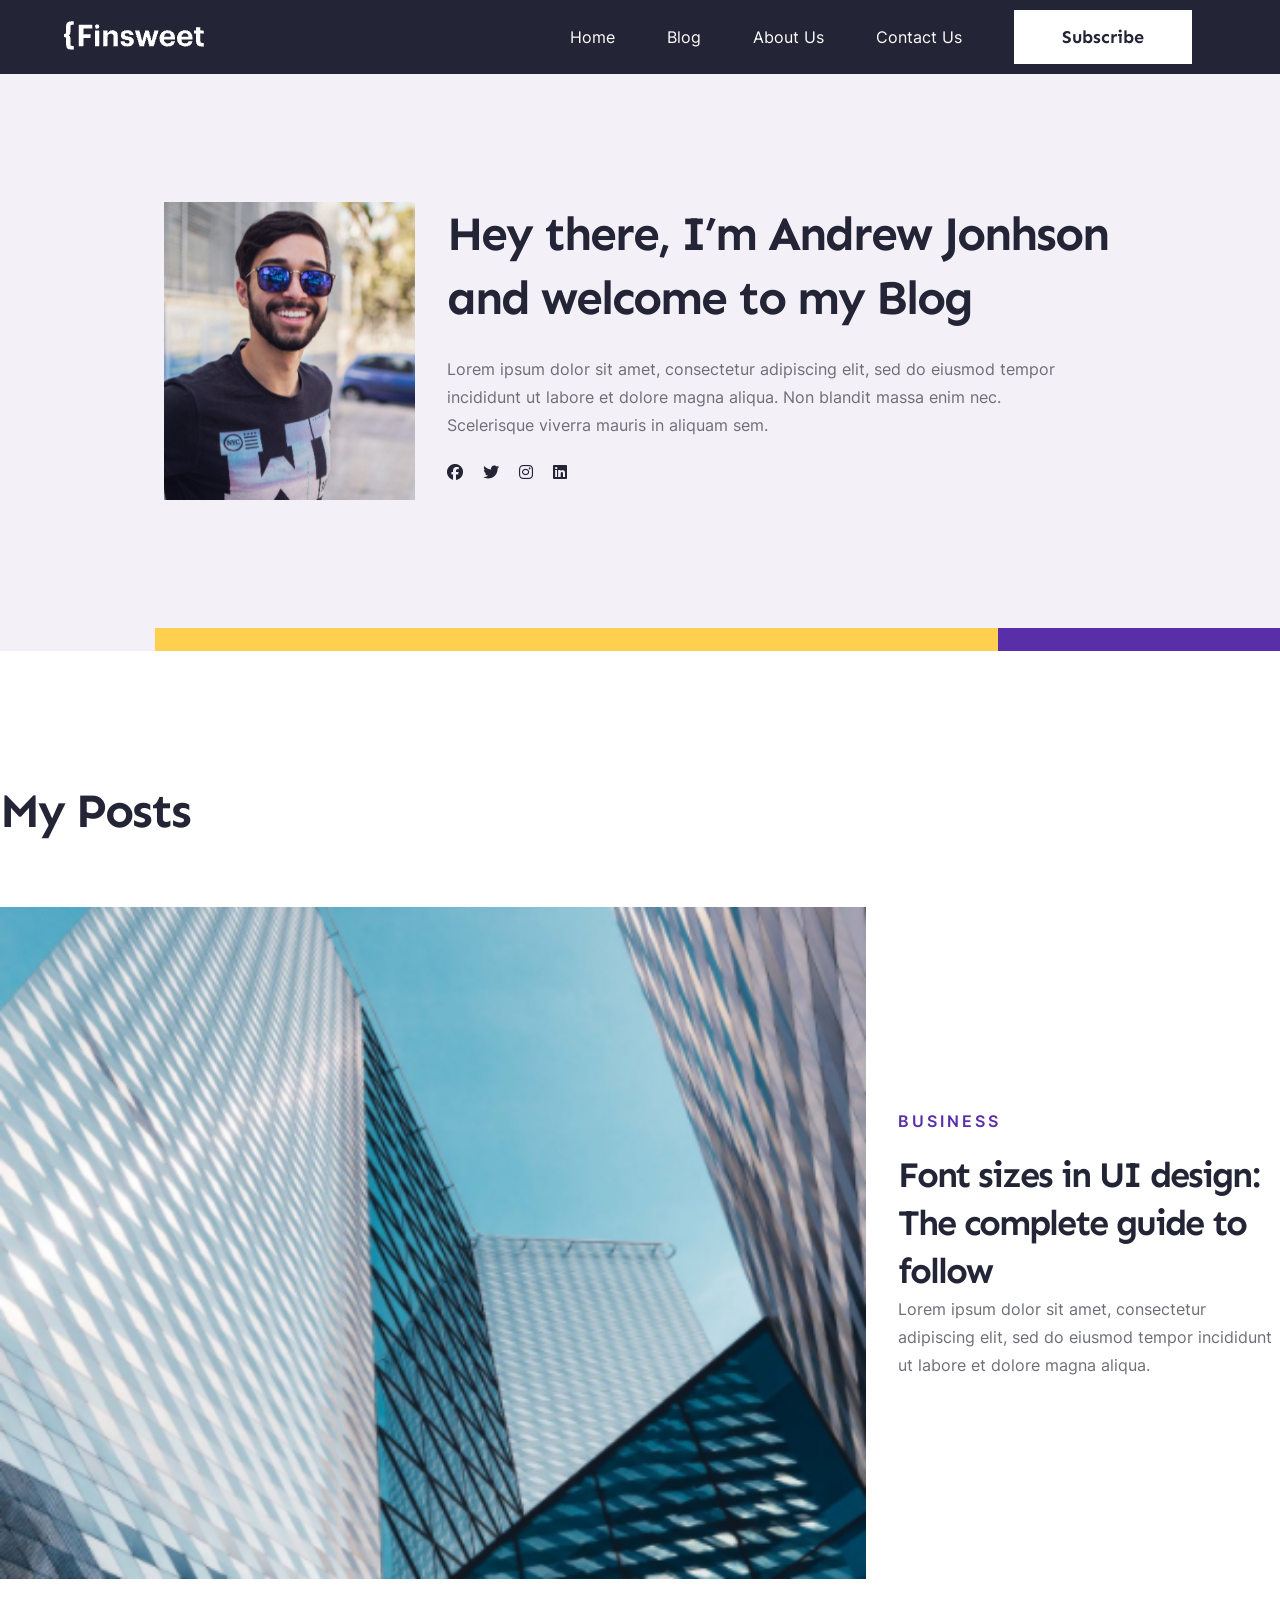
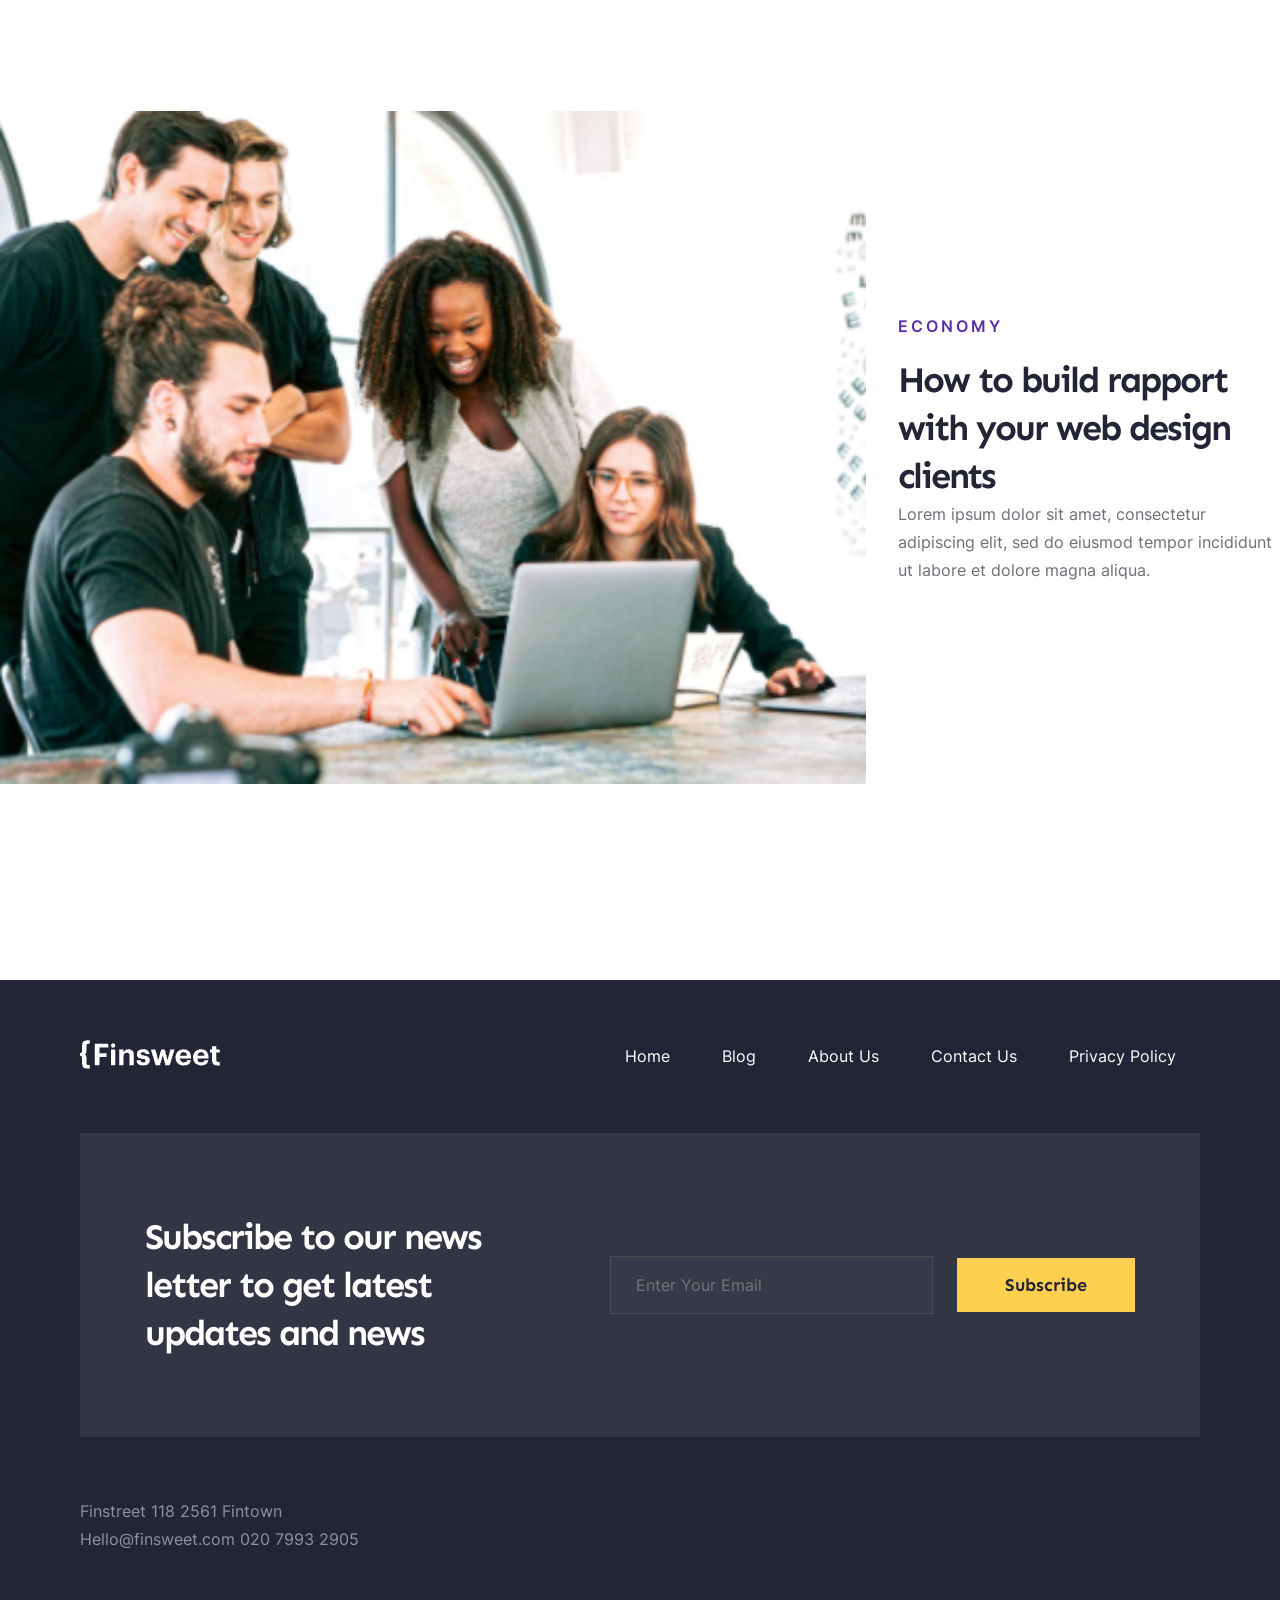
<file: author.html>
<!DOCTYPE html>
<html lang="en">

<head>
    <meta charset="UTF-8">
    <meta name="viewport" content="width=device-width, initial-scale=1.0">
    <title>Finsweet</title>
    <link rel="stylesheet" href="./css/style.css">
    <link rel="stylesheet" href="./css/header.css">
    <link rel="stylesheet" href="./css/footer.css">
    <link rel="stylesheet" href="./css/blog.css">
    <link rel="stylesheet" href="./css/all.min.css">
    <link rel="stylesheet" href="./css/author.css">
    <link rel="stylesheet" href="./css/category.css">
    <link rel="icon" type="image/x-icon" href="./images/logo/titleicon.png">
    <link rel="stylesheet" href="./fonts/transfonter.org-20240730-150921-Inter/stylesheet.css">
    <link rel="stylesheet" href="./fonts/transfonter.org-20240730-151510-Sen/stylesheet.css">
</head>

<body>
    <!-- header start  -->
    <header>
        <div class="header__block d-flex">
            <div class="container d-flex d-flex-items">
                <a href="./index.html">
                    <img src="./images/logo/Logo.png" alt="logo" class="website__logo">
                </a>
                <div class="d-flex d-flex-items">
                    <nav class="nav__block">
                        <input type="checkbox" id="check">
                        <label for="check">
                            <i class="fa-solid fa-bars" id="btn"></i>
                            <i class="fa-solid fa-xmark" id="cancel"></i>
                        </label>
                        <ul class="nav__links">
                            <li class="nav__list"><a href="./index.html">home</a></li>
                            <li class="nav__list"><a href="./blog.html">blog</a></li>
                            <li class="nav__list"><a href="./about__us.html">about us</a></li>
                            <li class="nav__list"><a href="./contact__us.html">contact us</a></li>
                            <li class="nav__list"> <a href="#subscribe" class="sbc__button">Subscribe</a></li>
                        </ul>
                    </nav>
                </div>
            </div>
        </div>
    </header>
    <!-- header end  -->

    <div class="wrapper">

        <!-- main start  -->
        <main>
            <div class="profile__block">
                <div class="d-flex profile__container">
                    <div class="profile__img">
                        <img src="./images/author/man.png" alt="Profile Picture" class="posts__img">
                    </div>
                    <div class="profile__info">
                        <h1 class="profile__title">Hey there, I’m Andrew Jonhson and welcome to my Blog</h1>
                        <p class="profile__text">
                            Lorem ipsum dolor sit amet, consectetur adipiscing elit, sed do eiusmod tempor incididunt ut
                            labore et dolore magna aliqua. Non blandit massa enim nec. Scelerisque viverra mauris in
                            aliquam
                            sem.
                        </p>
                        <div class="social__block">
                            <a href="https://www.facebook.com/" class="social__link">
                                <i class="fa-brands fa-facebook social__ficon"></i>
                            </a>
                            <a href="https://x.com/" class="social__link">
                                <i class="fa-brands fa-twitter social__ficon"></i>
                            </a>
                            <a href="https://www.instagram.com/" class="social__link">
                                <i class="fa-brands fa-instagram social__ficon"></i>
                            </a>
                            <a href="https://www.linkedin.com/" class="social__link">
                                <i class="fa-brands fa-linkedin social__ficon"></i>
                            </a>
                        </div>
                    </div>
                </div>
                <div class="container d-flex color__block">
                    <div class="yellow__block"></div>
                    <div class="purple__block"></div>
                </div>
            </div>
            <div class="my__post__section d-flex container main__block">
                <h2 class="section__title my__post__block">my posts</h2>
                <article class="d-flex d-flex-items all__posts__block">
                    <div class="posts__img">
                        <img src="./images/author/build.png" alt="blog__img" class="blog__img">
                    </div>
                    <div class="posts__main__block">
                        <h5 class="all__posts__heading business">business</h5>
                        <h2 class="all__articles__title">Font sizes in UI design: The complete guide to follow</h2>
                        <p class="post__excerpt">
                            Lorem ipsum dolor sit amet, consectetur adipiscing elit, sed do eiusmod tempor incididunt ut
                            labore et dolore magna aliqua.
                        </p>
                    </div>
                </article>
                <article class="d-flex d-flex-items all__posts__block">
                    <div class="posts__img">
                        <img src="./images/author/team.png" alt="blog__img" class="blog__img">
                    </div>
                    <div class="posts__main__block">
                        <h5 class="all__posts__heading business">economy</h5>
                        <h2 class="all__articles__title">How to build rapport with your web design clients</h2>
                        <p class="post__excerpt">
                            Lorem ipsum dolor sit amet, consectetur adipiscing elit, sed do eiusmod tempor incididunt ut
                            labore et dolore magna aliqua.
                        </p>
                    </div>
                </article>
            </div>
        </main>
        <!-- main end  -->


        <!-- footer start  -->
        <footer class="footer__block">
            <div class="container d-flex d-flex-items">
                <a href="./index.html" class="footer__logo__block">
                    <img src="./images/logo/Logo.png" alt="logo" class="website__logo">
                </a>
                <nav>
                    <ul class="nav__links">
                        <li class="nav__list"><a href="./index.html">home</a></li>
                        <li class="nav__list"><a href="./blog.html">blog</a></li>
                        <li class="nav__list"><a href="./about__us.html">about us</a></li>
                        <li class="nav__list"><a href="./contact__us.html">contact us</a></li>
                        <li class="nav__list"><a href="./privacy__policy.html">privacy policy</a></li>
                    </ul>
                </nav>
            </div>
            <div class="container">
                <div class="sbc__block d-flex">
                    <h2 class="sbc__title">Subscribe to our news letter to get latest updates and news</h2>
                    <form method="post" class="sbc__block__form d-flex d-flex-items">
                        <input type="email" name="email" class="email__input" autocomplete="off"
                            placeholder="Enter Your Email">
                        <button class="sbc__button footer__sbc__button" id="subscribe">Subscribe</button>
                    </form>
                </div>
                <div class="d-flex d-flex-items">
                    <div class="footer__caption__block">
                        <address class="foother__caption">Finstreet 118 2561 Fintown</address>
                        <span class="foother__caption">Hello@finsweet.com 020 7993 2905</span>
                    </div>
                    <div>
                        <a href="https://www.facebook.com/" class="social__link">
                            <i class="fa-brands fa-facebook social__ficon"></i>
                        </a>
                        <a href="https://x.com/" class="social__link">
                            <i class="fa-brands fa-twitter social__ficon"></i>
                        </a>
                        <a href="https://www.instagram.com/" class="social__link">
                            <i class="fa-brands fa-instagram social__ficon"></i>
                        </a>
                        <a href="https://www.linkedin.com/" class="social__link">
                            <i class="fa-brands fa-linkedin social__ficon"></i>
                        </a>
                    </div>
                </div>
            </div>
        </footer>
        <!-- footer end  -->
    </div>
</body>

</html>
</file>
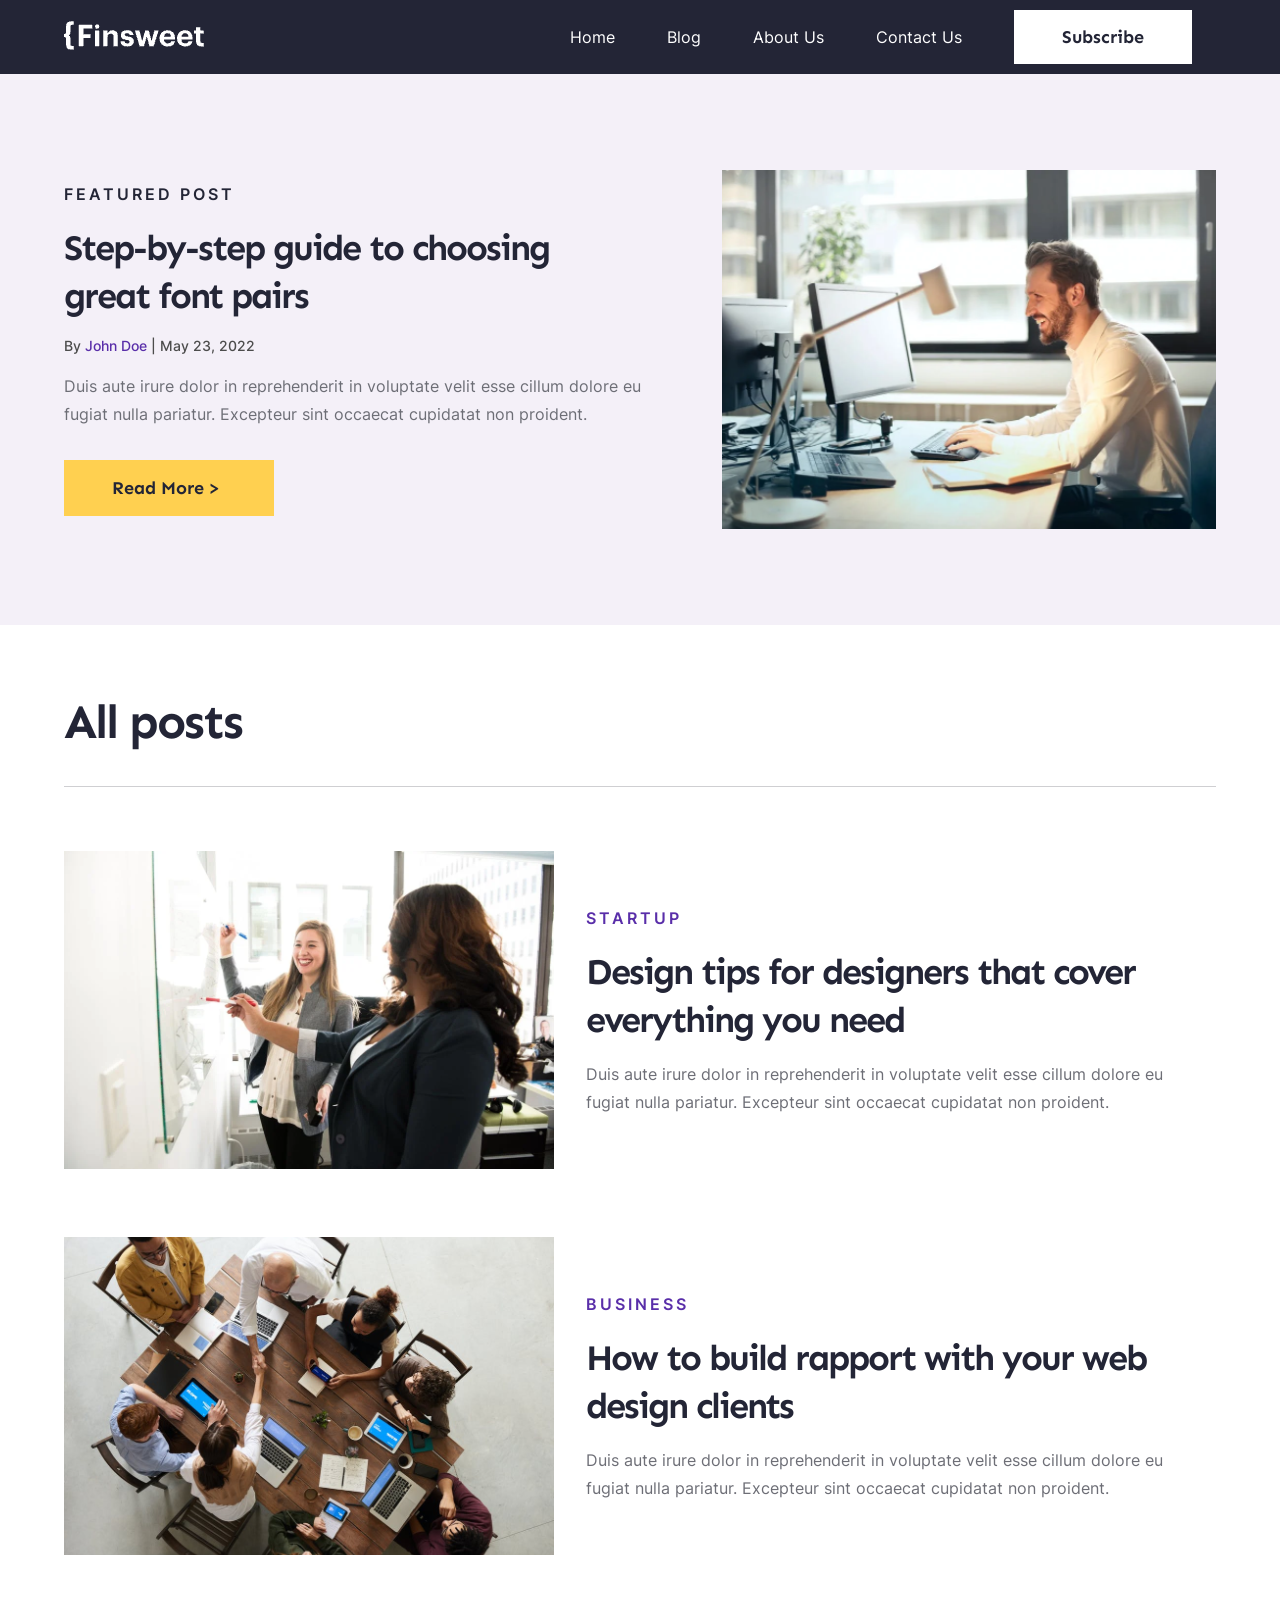
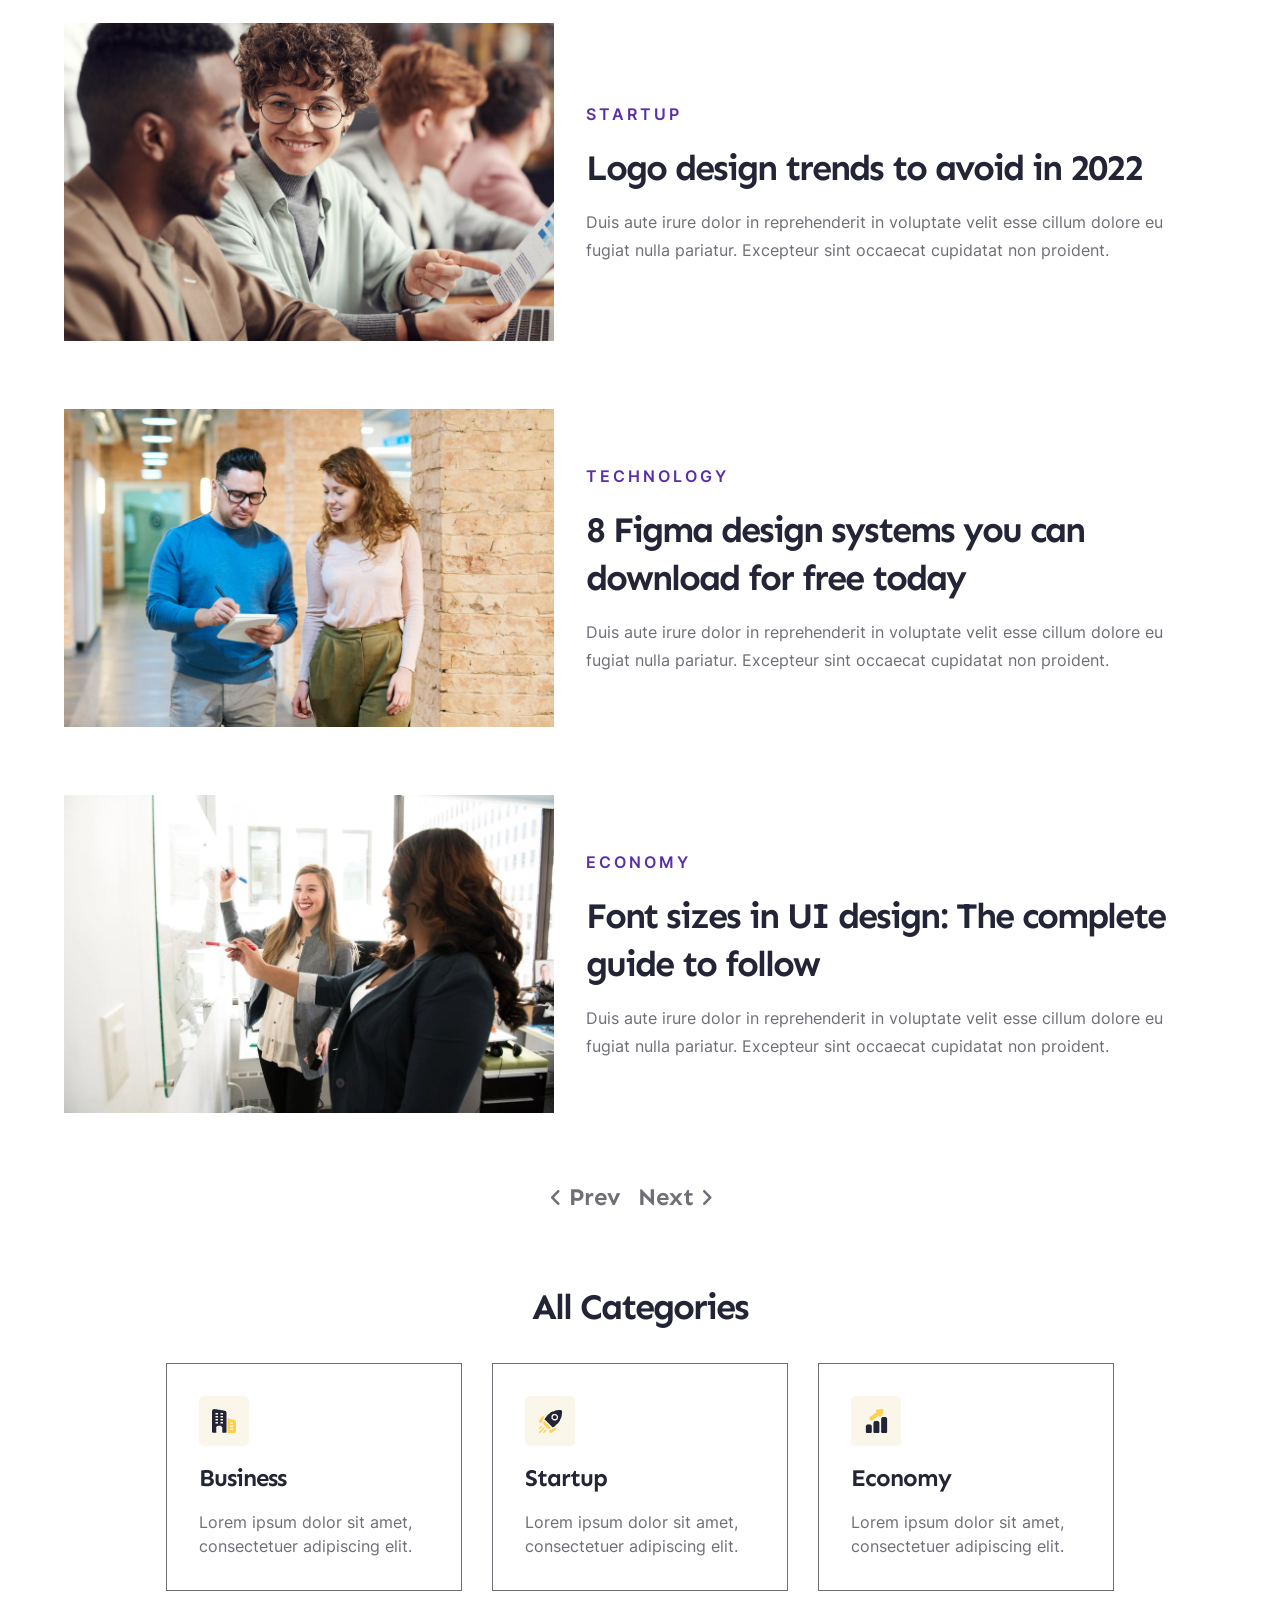
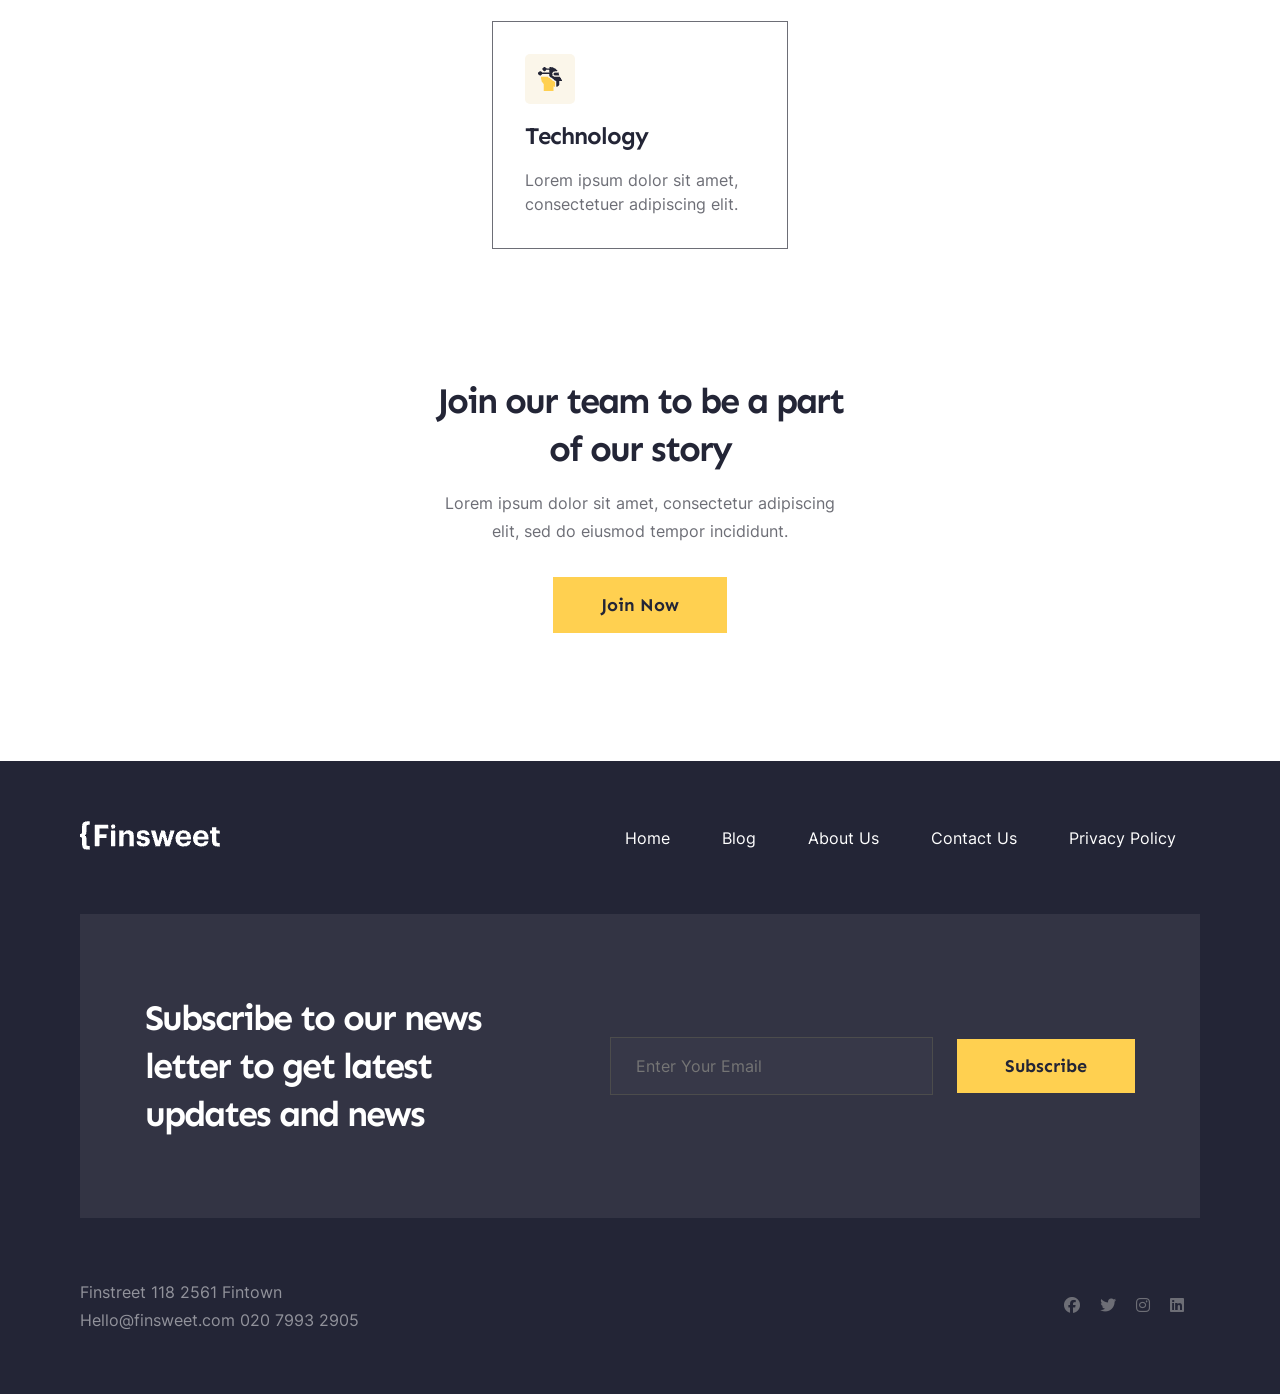
<file: blog.html>
<!DOCTYPE html>
<html lang="en">

<head>
    <meta charset="UTF-8">
    <meta name="viewport" content="width=device-width, initial-scale=1.0">
    <title>Finsweet</title>
    <link rel="stylesheet" href="./css/style.css">
    <link rel="stylesheet" href="./css/header.css">
    <link rel="stylesheet" href="./css/footer.css">
    <link rel="stylesheet" href="./css/blog.css">
    <link rel="stylesheet" href="./css/all.min.css">
    <link rel="stylesheet" href="./css/all__categories.css">
    <link rel="stylesheet" href="./css/join__us.css">
    <link rel="icon" type="image/x-icon" href="./images/logo/titleicon.png">
    <link rel="stylesheet" href="./fonts/transfonter.org-20240730-150921-Inter/stylesheet.css">
    <link rel="stylesheet" href="./fonts/transfonter.org-20240730-151510-Sen/stylesheet.css">
</head>

<body>
    <!-- header start  -->
    <header>
        <div class="header__block d-flex">
            <div class="container d-flex d-flex-items">
                <a href="./index.html">
                    <img src="./images/logo/Logo.png" alt="logo" class="website__logo">
                </a>
                <div class="d-flex d-flex-items">
                    <nav class="nav__block">
                        <input type="checkbox" id="check">
                        <label for="check">
                            <i class="fa-solid fa-bars" id="btn"></i>
                            <i class="fa-solid fa-xmark" id="cancel"></i>
                        </label>
                        <ul class="nav__links">
                            <li class="nav__list"><a href="./index.html">home</a></li>
                            <li class="nav__list"><a href="./blog.html">blog</a></li>
                            <li class="nav__list"><a href="./about__us.html">about us</a></li>
                            <li class="nav__list"><a href="./contact__us.html">contact us</a></li>
                            <li class="nav__list"> <a href="#subscribe" class="sbc__button">Subscribe</a></li>
                        </ul>
                    </nav>
                </div>
            </div>
        </div>
    </header>
    <!-- header end  -->

    <div class="wrapper">

        <!-- main start  -->
        <main>
            <div class="content__block">
                <div class="container d-flex d-flex-items">
                    <aside class="blog__aside__block">
                        <h5 class="aside__title">featured post</h5>
                        <h2 class="aside__content">Step-by-step guide to choosing great font pairs</h2>
                        <p class="post__author">By
                            <span class="post__author__name">John Doe</span>
                            <time class="datetime" datetime="2022-05-23"> | May 23, 2022</time>
                        </p>
                        <p class="post__excerpt post__description">
                            Duis aute irure dolor in reprehenderit in voluptate velit esse cillum dolore eu
                            fugiat nulla pariatur. Excepteur sint occaecat cupidatat non proident.
                        </p>
                        <div>
                            <a href="#" class="read__more__button">Read More ></a>
                        </div>
                    </aside>
                    <div class="blog__img__block">
                        <img src="./images/blog/blogimg1.png" alt="blog__img" class="blog__img">
                    </div>
                </div>
            </div>

            <div class="container posts__big__block">
                <h1 class="section__title all__posts__title">All posts</h1>
                <article class="container d-flex d-flex-items all__posts__block">
                    <div class="img__block">
                        <img src="./images/blog/blogimg5.png" alt="blog__img" class="blog__img">
                    </div>
                    <div class="posts__main__block">
                        <h5 class="all__posts__heading">startup</h5>
                        <h2 class="all__articles__title">Design tips for designers that cover everything you need</h2>
                        <p class="post__excerpt">
                            Duis aute irure dolor in reprehenderit in voluptate velit esse cillum dolore eu
                            fugiat nulla pariatur. Excepteur sint occaecat cupidatat non proident.
                        </p>
                    </div>
                </article>
                <article class="container d-flex d-flex-items all__posts__block">
                    <div class="img__block">
                        <img src="./images/blog/blogimg2.png" alt="blog__img" class="blog__img">
                    </div>
                    <div class="posts__main__block">
                        <h5 class="all__posts__heading">business</h5>
                        <h2 class="all__articles__title">How to build rapport with your web design clients</h2>
                        <p class="post__excerpt">
                            Duis aute irure dolor in reprehenderit in voluptate velit esse cillum dolore eu
                            fugiat nulla pariatur. Excepteur sint occaecat cupidatat non proident.
                        </p>
                    </div>
                </article>
                <article class="container d-flex d-flex-items all__posts__block">
                    <div class="img__block">
                        <img src="./images/blog/blogimg4.png" alt="blog__img" class="blog__img">
                    </div>
                    <div class="posts__main__block">
                        <h5 class="all__posts__heading">startup</h5>
                        <h2 class="all__articles__title">Logo design trends to avoid in 2022</h2>
                        <p class="post__excerpt">
                            Duis aute irure dolor in reprehenderit in voluptate velit esse cillum dolore eu
                            fugiat nulla pariatur. Excepteur sint occaecat cupidatat non proident.
                        </p>
                    </div>
                </article>
                <article class="container d-flex d-flex-items all__posts__block">
                    <div class="img__block">
                        <img src="./images/blog/blogimg3.png" alt="blog__img" class="blog__img">
                    </div>
                    <div class="posts__main__block">
                        <h5 class="all__posts__heading">technology</h5>
                        <h2 class="all__articles__title">8 Figma design systems you can download for free today</h2>
                        <p class="post__excerpt">
                            Duis aute irure dolor in reprehenderit in voluptate velit esse cillum dolore eu
                            fugiat nulla pariatur. Excepteur sint occaecat cupidatat non proident.
                        </p>
                    </div>
                </article>
                <article class="container d-flex d-flex-items all__posts__block">
                    <div class="img__block">
                        <img src="./images/blog/blogimg5.png" alt="blog__img" class="blog__img">
                    </div>
                    <div class="posts__main__block">
                        <h5 class="all__posts__heading">economy</h5>
                        <h2 class="all__articles__title">Font sizes in UI design: The complete guide to follow</h2>
                        <p class="post__excerpt">
                            Duis aute irure dolor in reprehenderit in voluptate velit esse cillum dolore eu
                            fugiat nulla pariatur. Excepteur sint occaecat cupidatat non proident.
                        </p>
                    </div>
                </article>
                <div class="d-flex button__group">
                    <div class="button__item">
                        <!-- <a href="#" class="arrow__link"><i class="fa-solid fa-angle-left"></i> Prev</a> -->
                        <button class="arrow__link"><i class="fa-solid fa-angle-left"></i> Prev</button>
                    </div>
                    <div class="button__item">
                        <!-- <a href="#" class="arrow__link">Next <i class="fa-solid fa-angle-right"></i></a> -->
                        <button class="arrow__link">Next <i class="fa-solid fa-angle-right"></i></button>
                    </div>
                </div>
            </div>

            <section class="container">
                <h2 class="section__title category__title all__categories">all categories</h2>
                <div class="d-flex d-flex-items choose__category">
                    <div class="category__block">
                        <div class="category__icon__block">
                            <img src="./images/icons/icon1.png" alt="icon__image" class="category__icon">
                        </div>
                        <a href="./category.html" class="category__head">Business</a>
                        <p class="category__description">
                            Lorem ipsum dolor sit amet, consectetuer adipiscing elit.
                        </p>
                    </div>
                    <div class="category__block">
                        <div class="category__icon__block">
                            <img src="./images/icons/icon2.png" alt="icon__image" class="category__icon">
                        </div>
                        <a href="./category.html" class="category__head">Startup</a>
                        <p class="category__description">
                            Lorem ipsum dolor sit amet, consectetuer adipiscing elit.
                        </p>
                    </div>
                    <div class="category__block">
                        <div class="category__icon__block">
                            <img src="./images/icons/icon3.png" alt="icon__image" class="category__icon">
                        </div>
                        <a href="./category.html" class="category__head">Economy</a>
                        <p class="category__description">
                            Lorem ipsum dolor sit amet, consectetuer adipiscing elit.
                        </p>
                    </div>
                    <div class="category__block">
                        <div class="category__icon__block">
                            <img src="./images/icons/icon4.png" alt="icon__image" class="category__icon">
                        </div>
                        <a href="./category.html" class="category__head">Technology</a>
                        <p class="category__description">
                            Lorem ipsum dolor sit amet, consectetuer adipiscing elit.
                        </p>
                    </div>
                </div>
            </section>

            <div class="join__us__section d-flex">
                <h2 class="join__us__header">Join our team to be a part of our story</h2>
                <p class="join__us__text">
                    Lorem ipsum dolor sit amet, consectetur adipiscing elit,
                    sed do eiusmod tempor incididunt.
                </p>
                <a href="#" class="join__us__btn">join now</a>
            </div>
        </main>

        <!-- main end  -->


        <!-- footer start  -->
        <footer class="footer__block">
            <div class="container d-flex d-flex-items">
                <a href="./index.html" class="footer__logo__block">
                    <img src="./images/logo/Logo.png" alt="logo" class="website__logo">
                </a>
                <nav>
                    <ul class="nav__links">
                        <li class="nav__list"><a href="./index.html">home</a></li>
                        <li class="nav__list"><a href="./blog.html">blog</a></li>
                        <li class="nav__list"><a href="./about__us.html">about us</a></li>
                        <li class="nav__list"><a href="./contact__us.html">contact us</a></li>
                        <li class="nav__list"><a href="./privacy__policy.html">privacy policy</a></li>
                    </ul>
                </nav>
            </div>
            <div class="container">
                <div class="sbc__block d-flex">
                    <h2 class="sbc__title">Subscribe to our news letter to get latest updates and news</h2>
                    <form method="post" class="sbc__block__form d-flex d-flex-items">
                        <input type="email" name="email" class="email__input" autocomplete="off"
                            placeholder="Enter Your Email">
                        <button class="sbc__button footer__sbc__button" id="subscribe">Subscribe</button>
                    </form>
                </div>
                <div class="d-flex d-flex-items">
                    <div class="footer__caption__block">
                        <address class="foother__caption">Finstreet 118 2561 Fintown</address>
                        <span class="foother__caption">Hello@finsweet.com 020 7993 2905</span>
                    </div>
                    <div>
                        <a href="https://www.facebook.com/" class="social__link">
                            <i class="fa-brands fa-facebook social__ficon"></i>
                        </a>
                        <a href="https://x.com/" class="social__link">
                            <i class="fa-brands fa-twitter social__ficon"></i>
                        </a>
                        <a href="https://www.instagram.com/" class="social__link">
                            <i class="fa-brands fa-instagram social__ficon"></i>
                        </a>
                        <a href="https://www.linkedin.com/" class="social__link">
                            <i class="fa-brands fa-linkedin social__ficon"></i>
                        </a>
                    </div>
                </div>
            </div>
        </footer>
        <!-- footer end  -->
    </div>
</body>

</html>
</file>
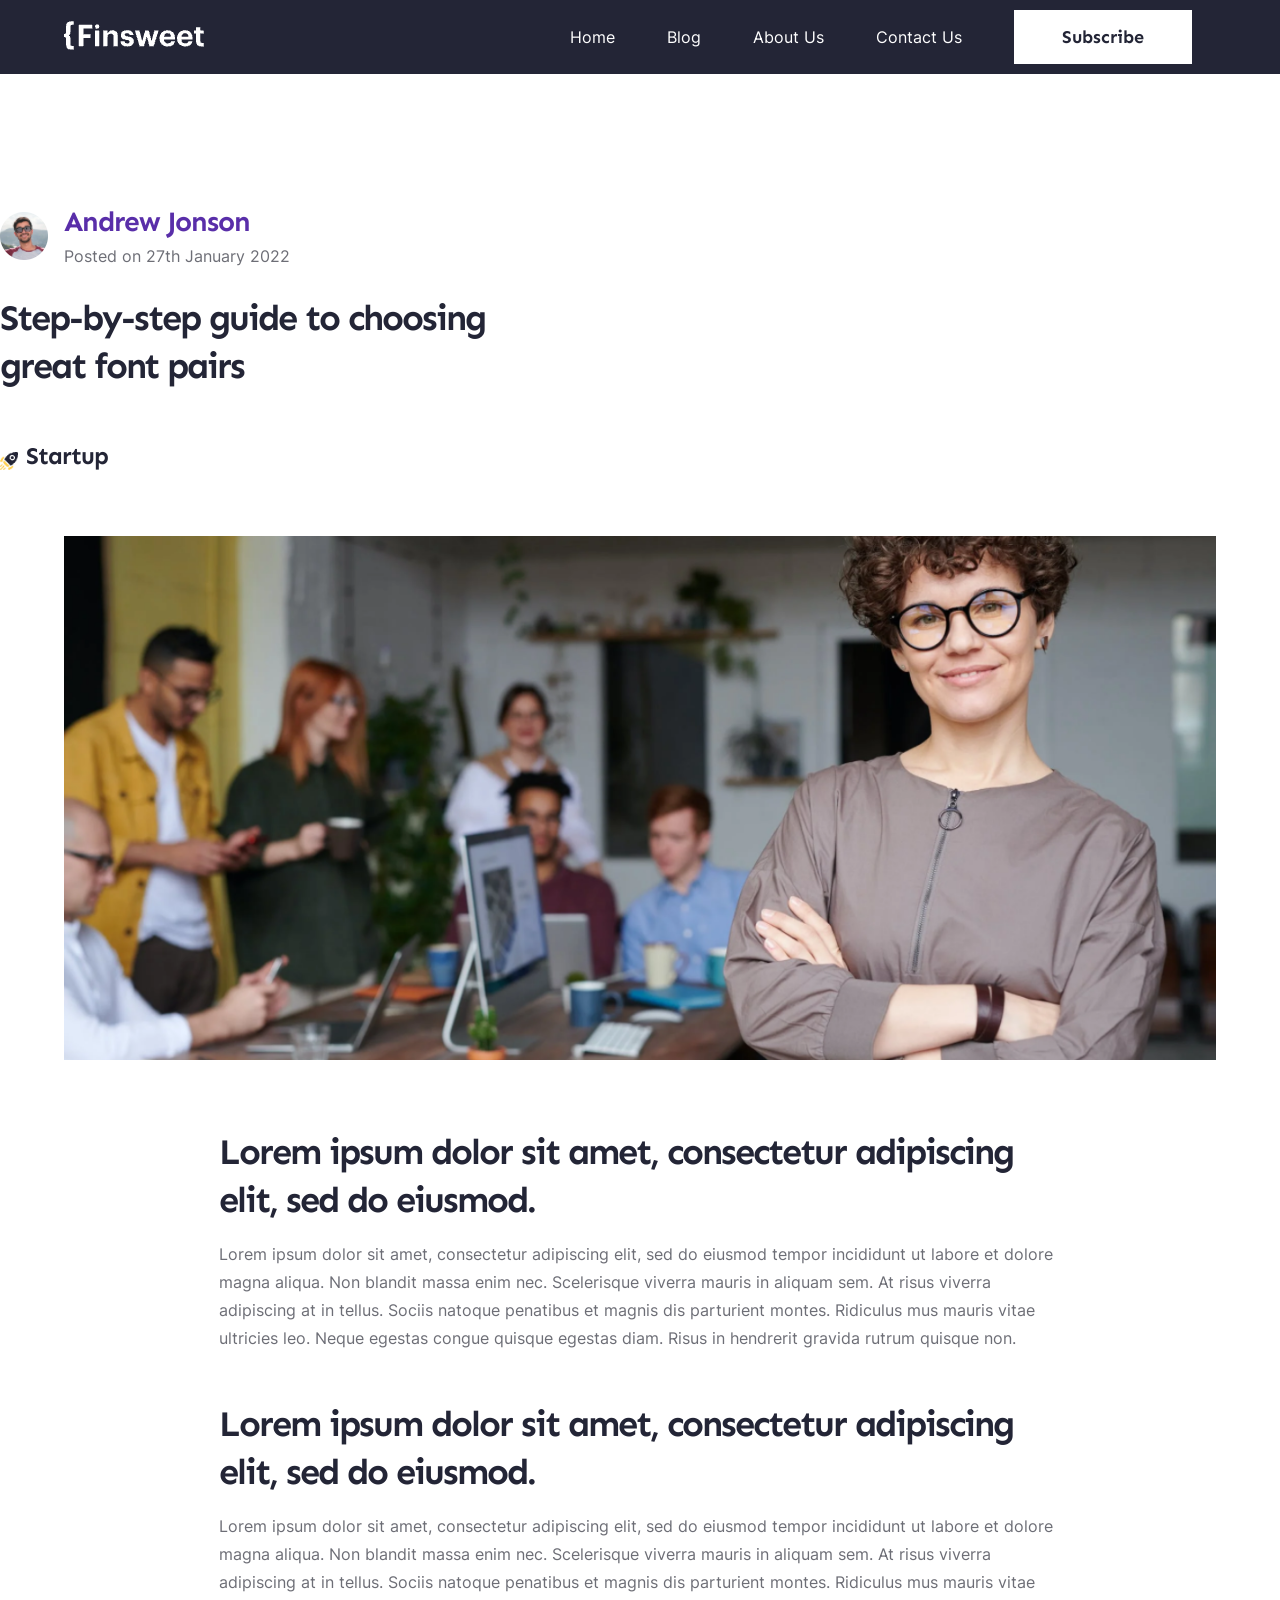
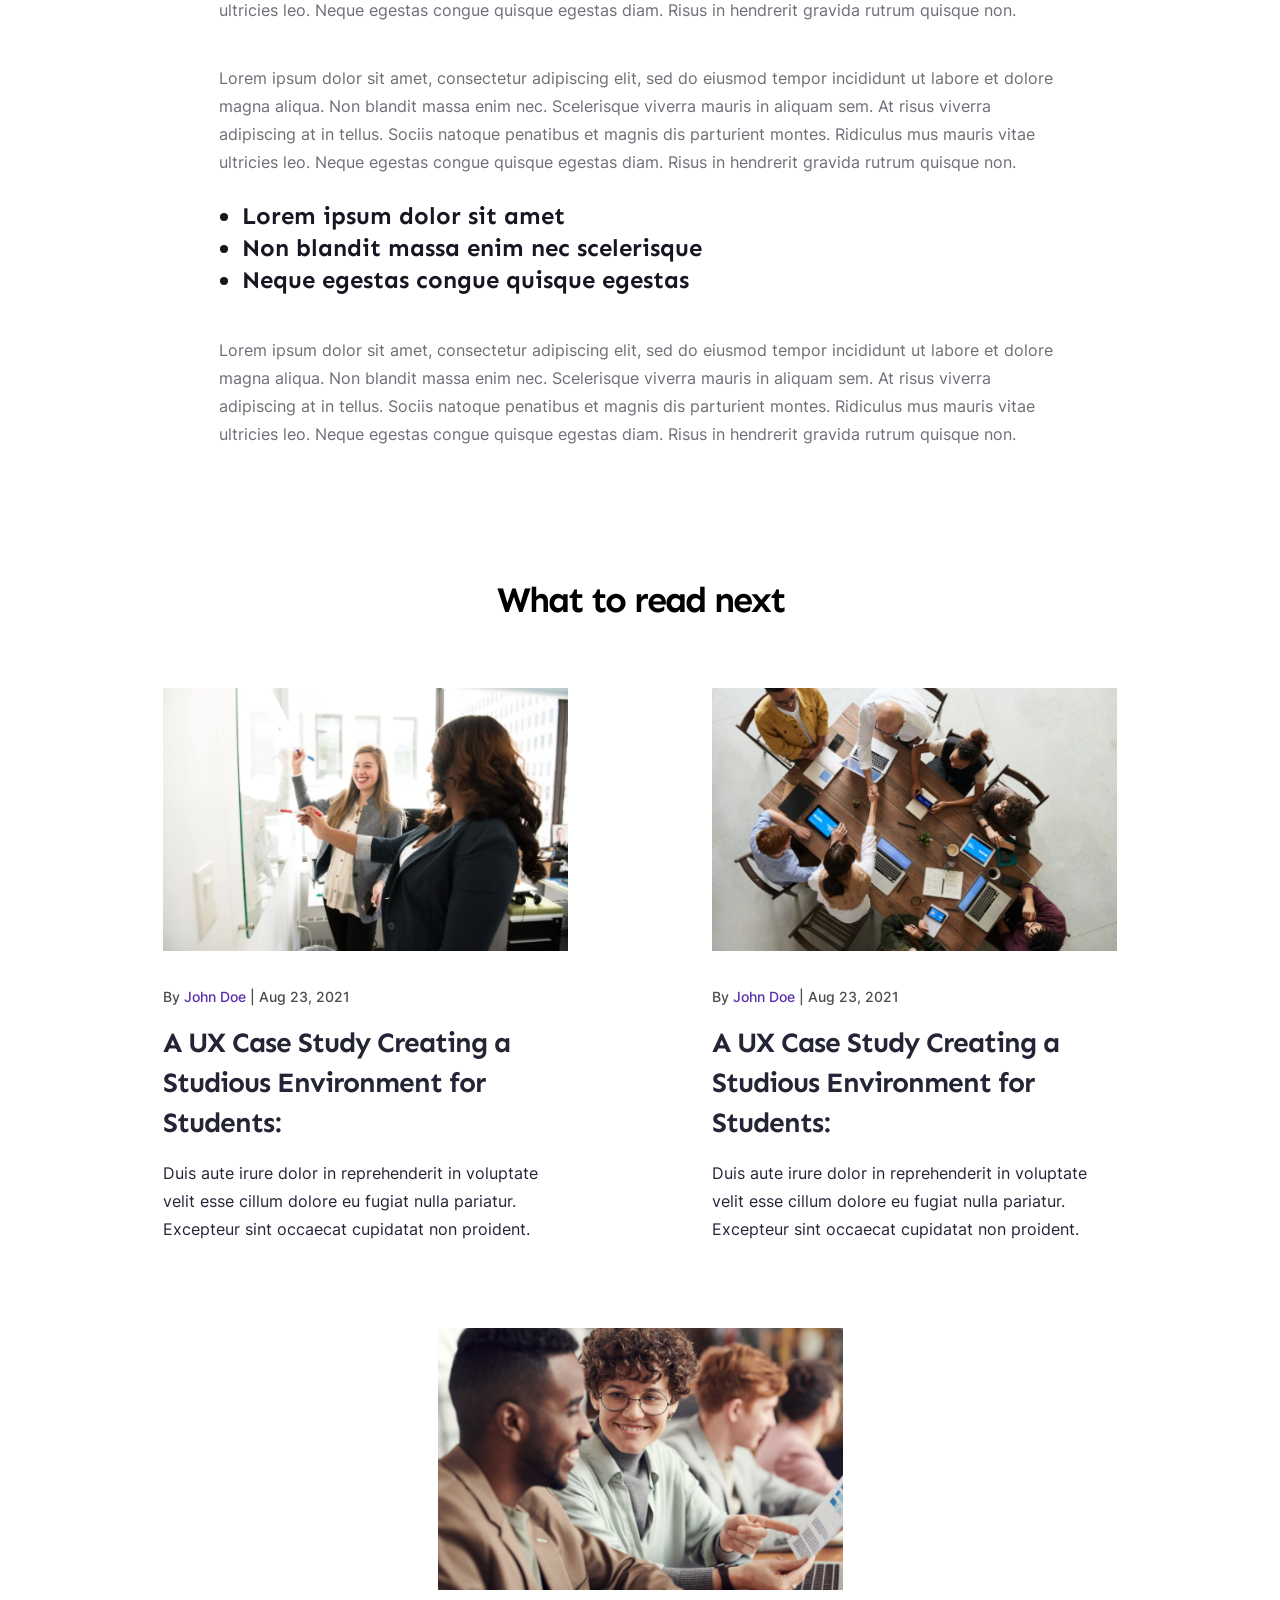
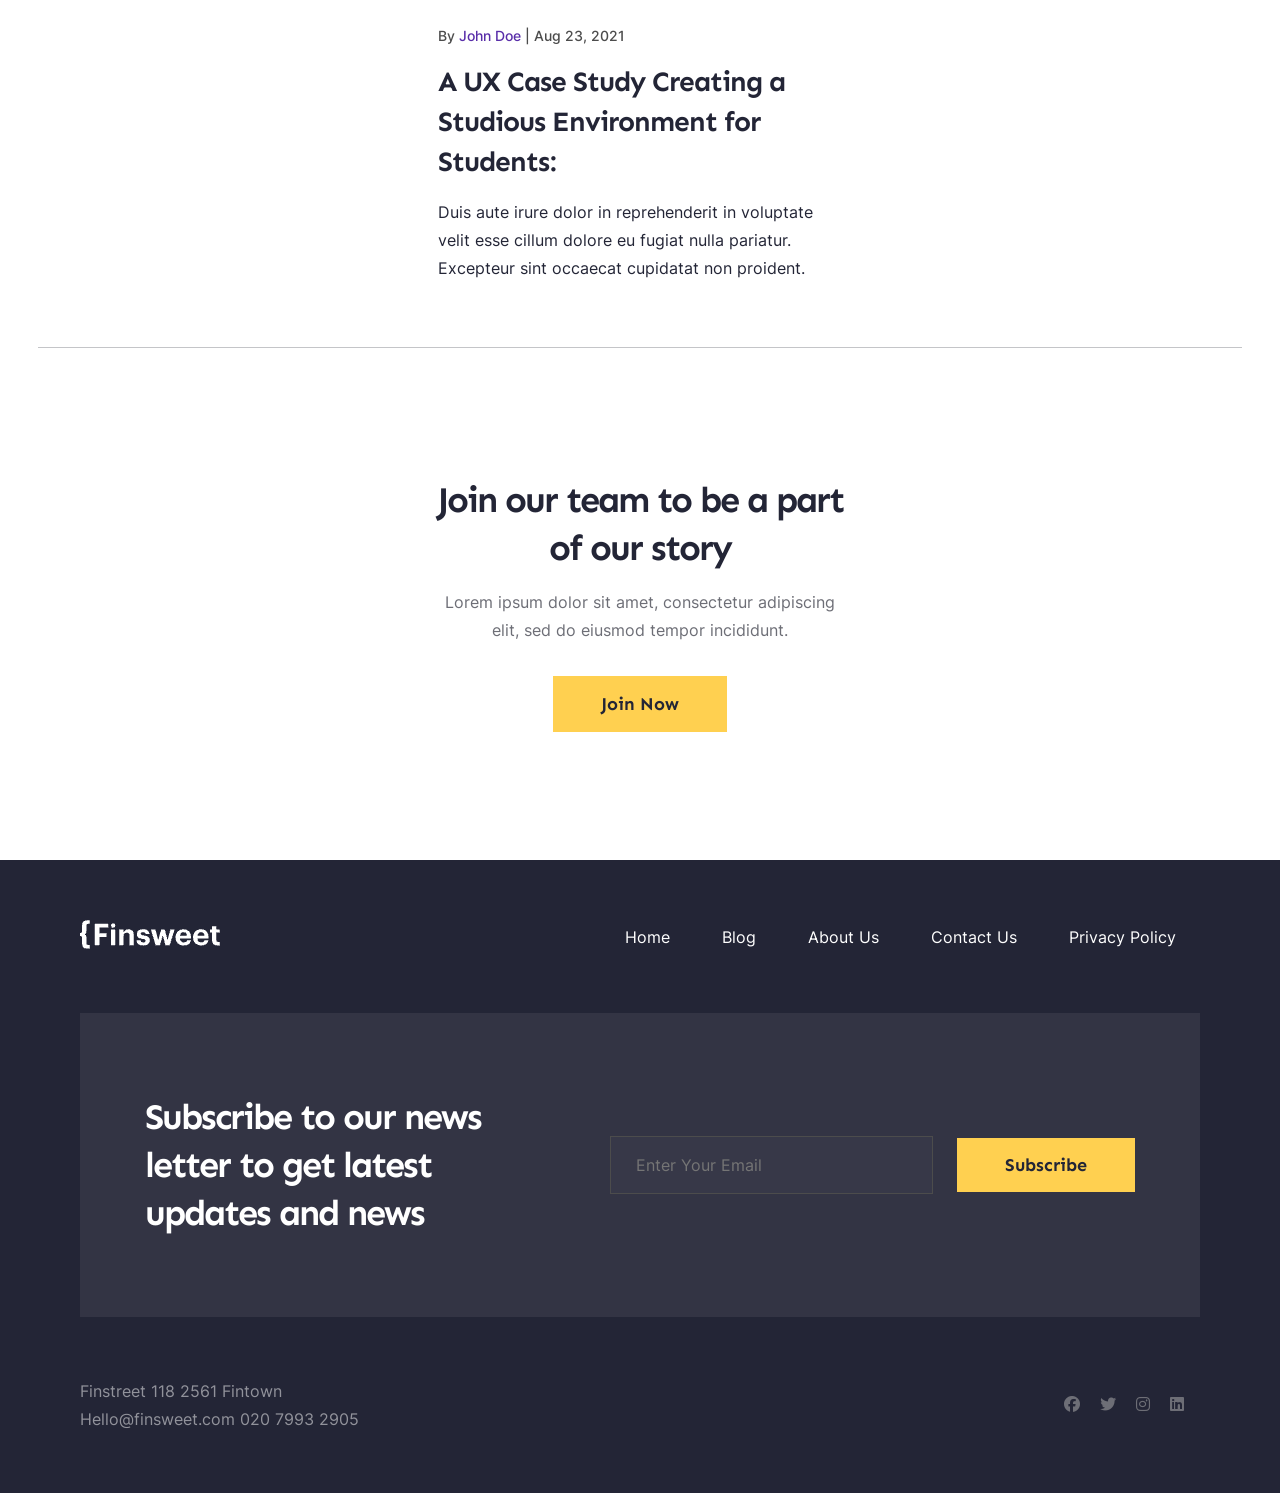
<file: blog__post.html>
<!DOCTYPE html>
<html lang="en">

<head>
    <meta charset="UTF-8">
    <meta name="viewport" content="width=device-width, initial-scale=1.0">
    <title>Finsweet</title>
    <link rel="stylesheet" href="./css/style.css">
    <link rel="stylesheet" href="./css/header.css">
    <link rel="stylesheet" href="./css/footer.css">
    <link rel="stylesheet" href="./css/all.min.css">
    <link rel="stylesheet" href="./css/join__us.css">
    <link rel="stylesheet" href="./css/all__categories.css">
    <link rel="stylesheet" href="./css/blog__post.css">
    <link rel="icon" type="image/x-icon" href="./images/logo/titleicon.png">
    <link rel="stylesheet" href="./fonts/transfonter.org-20240730-150921-Inter/stylesheet.css">
    <link rel="stylesheet" href="./fonts/transfonter.org-20240730-151510-Sen/stylesheet.css">
</head>

<body>
    <!-- header start  -->
    <header>
        <div class="header__block d-flex">
            <div class="container d-flex d-flex-items">
                <a href="./index.html">
                    <img src="./images/logo/Logo.png" alt="logo" class="website__logo">
                </a>
                <div class="d-flex d-flex-items">
                    <nav class="nav__block">
                        <input type="checkbox" id="check">
                        <label for="check">
                            <i class="fa-solid fa-bars" id="btn"></i>
                            <i class="fa-solid fa-xmark" id="cancel"></i>
                        </label>
                        <ul class="nav__links">
                            <li class="nav__list"><a href="./index.html">home</a></li>
                            <li class="nav__list"><a href="./blog.html">blog</a></li>
                            <li class="nav__list"><a href="./about__us.html">about us</a></li>
                            <li class="nav__list"><a href="./contact__us.html">contact us</a></li>
                            <li class="nav__list"> <a href="#subscribe" class="sbc__button">Subscribe</a></li>
                        </ul>
                    </nav>
                </div>
            </div>
        </div>
    </header>
    <!-- header end  -->

    <div class="wrapper">

        <!-- main start  -->
        <main>
            <div class="container d-flex blog__post__content">
                <div class="d-flex">
                    <img src="./images/home/Profilepicture.png" alt="profile__picture" class="reviewer__photo">
                    <div class="reviewer__info">
                        <h3 class="reviewer__name">andrew jonson</h3>
                        <span class="reviewer__location">Posted on 27th January 2022</span>
                    </div>
                </div>
                <h2 class="aside__content">Step-by-step guide to choosing great font pairs</h2>
                <div class="d-flex">
                    <img src="./images/icons/icon2.png" alt="icons" class="startup__icon">
                    <h4 class="category__head">Startup</h4>
                </div>
            </div>
            <div class="container blogpost__img__block">
                <img src="./images/blog/blogpost.png" alt="blogpost__img" class="blog__post__img">
            </div>

            <div class="container blog__post__description">
                <section class="blog__post__section">
                    <h2 class="blog__post__title">
                        Lorem ipsum dolor sit amet, consectetur adipiscing elit, sed do eiusmod.
                    </h2>
                    <p class="blog__post__text">
                        Lorem ipsum dolor sit amet, consectetur adipiscing elit, sed do eiusmod tempor incididunt ut
                        labore
                        et dolore magna aliqua. Non blandit massa enim nec. Scelerisque viverra mauris in aliquam sem.
                        At
                        risus viverra adipiscing at in tellus. Sociis natoque penatibus et magnis dis parturient montes.
                        Ridiculus mus mauris vitae ultricies leo. Neque egestas
                        congue quisque egestas diam. Risus in hendrerit gravida rutrum quisque non.
                    </p>
                </section>
                <section class="blog__post__section">
                    <h2 class="blog__post__title title__second">
                        Lorem ipsum dolor sit amet, consectetur adipiscing elit, sed do eiusmod.
                    </h2>
                    <p class="blog__post__text">
                        Lorem ipsum dolor sit amet, consectetur adipiscing elit, sed do eiusmod tempor incididunt ut
                        labore
                        et dolore magna aliqua. Non blandit massa enim nec. Scelerisque viverra mauris in aliquam sem.
                        At
                        risus viverra adipiscing at in tellus. Sociis natoque penatibus et magnis dis parturient montes.
                        Ridiculus mus mauris vitae ultricies leo. Neque egestas
                        congue quisque egestas diam. Risus in hendrerit gravida rutrum quisque non.
                    </p>
                    <p class="blog__post__text text__second">
                        Lorem ipsum dolor sit amet, consectetur adipiscing elit, sed do eiusmod tempor incididunt ut
                        labore
                        et dolore magna aliqua. Non blandit massa enim nec. Scelerisque viverra mauris in aliquam sem.
                        At
                        risus viverra adipiscing at in tellus. Sociis natoque penatibus et magnis dis parturient montes.
                        Ridiculus mus mauris vitae ultricies leo. Neque egestas
                        congue quisque egestas diam. Risus in hendrerit gravida rutrum quisque non.
                    </p>
                    <ul class="blog__post__list">
                        <li class="blog__post__list__item">Lorem ipsum dolor sit amet</li>
                        <li class="blog__post__list__item">Non blandit massa enim nec scelerisque</li>
                        <li class="blog__post__list__item">Neque egestas congue quisque egestas</li>
                    </ul>
                    <p class="blog__post__text text__second">
                        Lorem ipsum dolor sit amet, consectetur adipiscing elit, sed do eiusmod tempor incididunt ut
                        labore
                        et dolore magna aliqua. Non blandit massa enim nec. Scelerisque viverra mauris in aliquam sem.
                        At
                        risus viverra adipiscing at in tellus. Sociis natoque penatibus et magnis dis parturient montes.
                        Ridiculus mus mauris vitae ultricies leo. Neque egestas
                        congue quisque egestas diam. Risus in hendrerit gravida rutrum quisque non.
                    </p>
                </section>
            </div>

            <section class="container next__read__article">
                <h2 class="read__text">What to read next</h2>
                <div class="d-flex d-flex-items bottom__line">
                    <article class="read__article">
                        <div class="article__img__block">
                            <img src="./images/blog/blogimg5.png" alt="blogpost__img" class="article__img">
                        </div>
                        <p class="post__author">By
                            <span class="post__author__name">John Doe</span>
                            <time class="datetime" datetime="2022-05-23"> | Aug 23, 2021</time>
                        </p>
                        <h3 class="article__title">
                            A UX Case Study Creating a Studious Environment for Students:
                        </h3>
                        <p class="article__text">
                            Duis aute irure dolor in reprehenderit in voluptate velit esse cillum dolore eu fugiat nulla
                            pariatur. Excepteur sint occaecat cupidatat non proident.
                        </p>
                    </article>
                    <article class="read__article">
                        <div class="article__img__block">
                            <img src="./images/blog/blogimg2.png" alt="blogpost__img" class="article__img">
                        </div>
                        <p class="post__author">By
                            <span class="post__author__name">John Doe</span>
                            <time class="datetime" datetime="2022-05-23"> | Aug 23, 2021</time>
                        </p>
                        <h3 class="article__title">
                            A UX Case Study Creating a Studious Environment for Students:
                        </h3>
                        <p class="article__text">
                            Duis aute irure dolor in reprehenderit in voluptate velit esse cillum dolore eu fugiat nulla
                            pariatur. Excepteur sint occaecat cupidatat non proident.
                        </p>
                    </article>
                    <article class="read__article">
                        <div class="article__img__block">
                            <img src="./images/blog/blogimg4.png" alt="blogpost__img" class="article__img">
                        </div>
                        <p class="post__author">By
                            <span class="post__author__name">John Doe</span>
                            <time class="datetime" datetime="2022-05-23"> | Aug 23, 2021</time>
                        </p>
                        <h3 class="article__title">
                            A UX Case Study Creating a Studious Environment for Students:
                        </h3>
                        <p class="article__text">
                            Duis aute irure dolor in reprehenderit in voluptate velit esse cillum dolore eu fugiat nulla
                            pariatur. Excepteur sint occaecat cupidatat non proident.
                        </p>
                    </article>
                </div>
            </section>

            <div class="join__us__section d-flex">
                <h2 class="join__us__header">Join our team to be a part of our story</h2>
                <p class="join__us__text">
                    Lorem ipsum dolor sit amet, consectetur adipiscing elit,
                    sed do eiusmod tempor incididunt.
                </p>
                <a href="#" class="join__us__btn">join now</a>
            </div>
        </main>

        <!-- main end  -->


        <!-- footer start  -->
        <footer class="footer__block">
            <div class="container d-flex d-flex-items">
                <a href="./index.html" class="footer__logo__block">
                    <img src="./images/logo/Logo.png" alt="logo" class="website__logo">
                </a>
                <nav>
                    <ul class="nav__links">
                        <li class="nav__list"><a href="./index.html">home</a></li>
                        <li class="nav__list"><a href="./blog.html">blog</a></li>
                        <li class="nav__list"><a href="./about__us.html">about us</a></li>
                        <li class="nav__list"><a href="./contact__us.html">contact us</a></li>
                        <li class="nav__list"><a href="./privacy__policy.html">privacy policy</a></li>
                    </ul>
                </nav>
            </div>
            <div class="container">
                <div class="sbc__block d-flex">
                    <h2 class="sbc__title">Subscribe to our news letter to get latest updates and news</h2>
                    <form method="post" class="sbc__block__form d-flex d-flex-items">
                        <input type="email" name="email" class="email__input" autocomplete="off"
                            placeholder="Enter Your Email">
                        <button class="sbc__button footer__sbc__button" id="subscribe">Subscribe</button>
                    </form>
                </div>
                <div class="d-flex d-flex-items">
                    <div class="footer__caption__block">
                        <address class="foother__caption">Finstreet 118 2561 Fintown</address>
                        <span class="foother__caption">Hello@finsweet.com 020 7993 2905</span>
                    </div>
                    <div>
                        <a href="https://www.facebook.com/" class="social__link">
                            <i class="fa-brands fa-facebook social__ficon"></i>
                        </a>
                        <a href="https://x.com/" class="social__link">
                            <i class="fa-brands fa-twitter social__ficon"></i>
                        </a>
                        <a href="https://www.instagram.com/" class="social__link">
                            <i class="fa-brands fa-instagram social__ficon"></i>
                        </a>
                        <a href="https://www.linkedin.com/" class="social__link">
                            <i class="fa-brands fa-linkedin social__ficon"></i>
                        </a>
                    </div>
                </div>
            </div>
        </footer>
        <!-- footer end  -->
    </div>
</body>

</html>
</file>
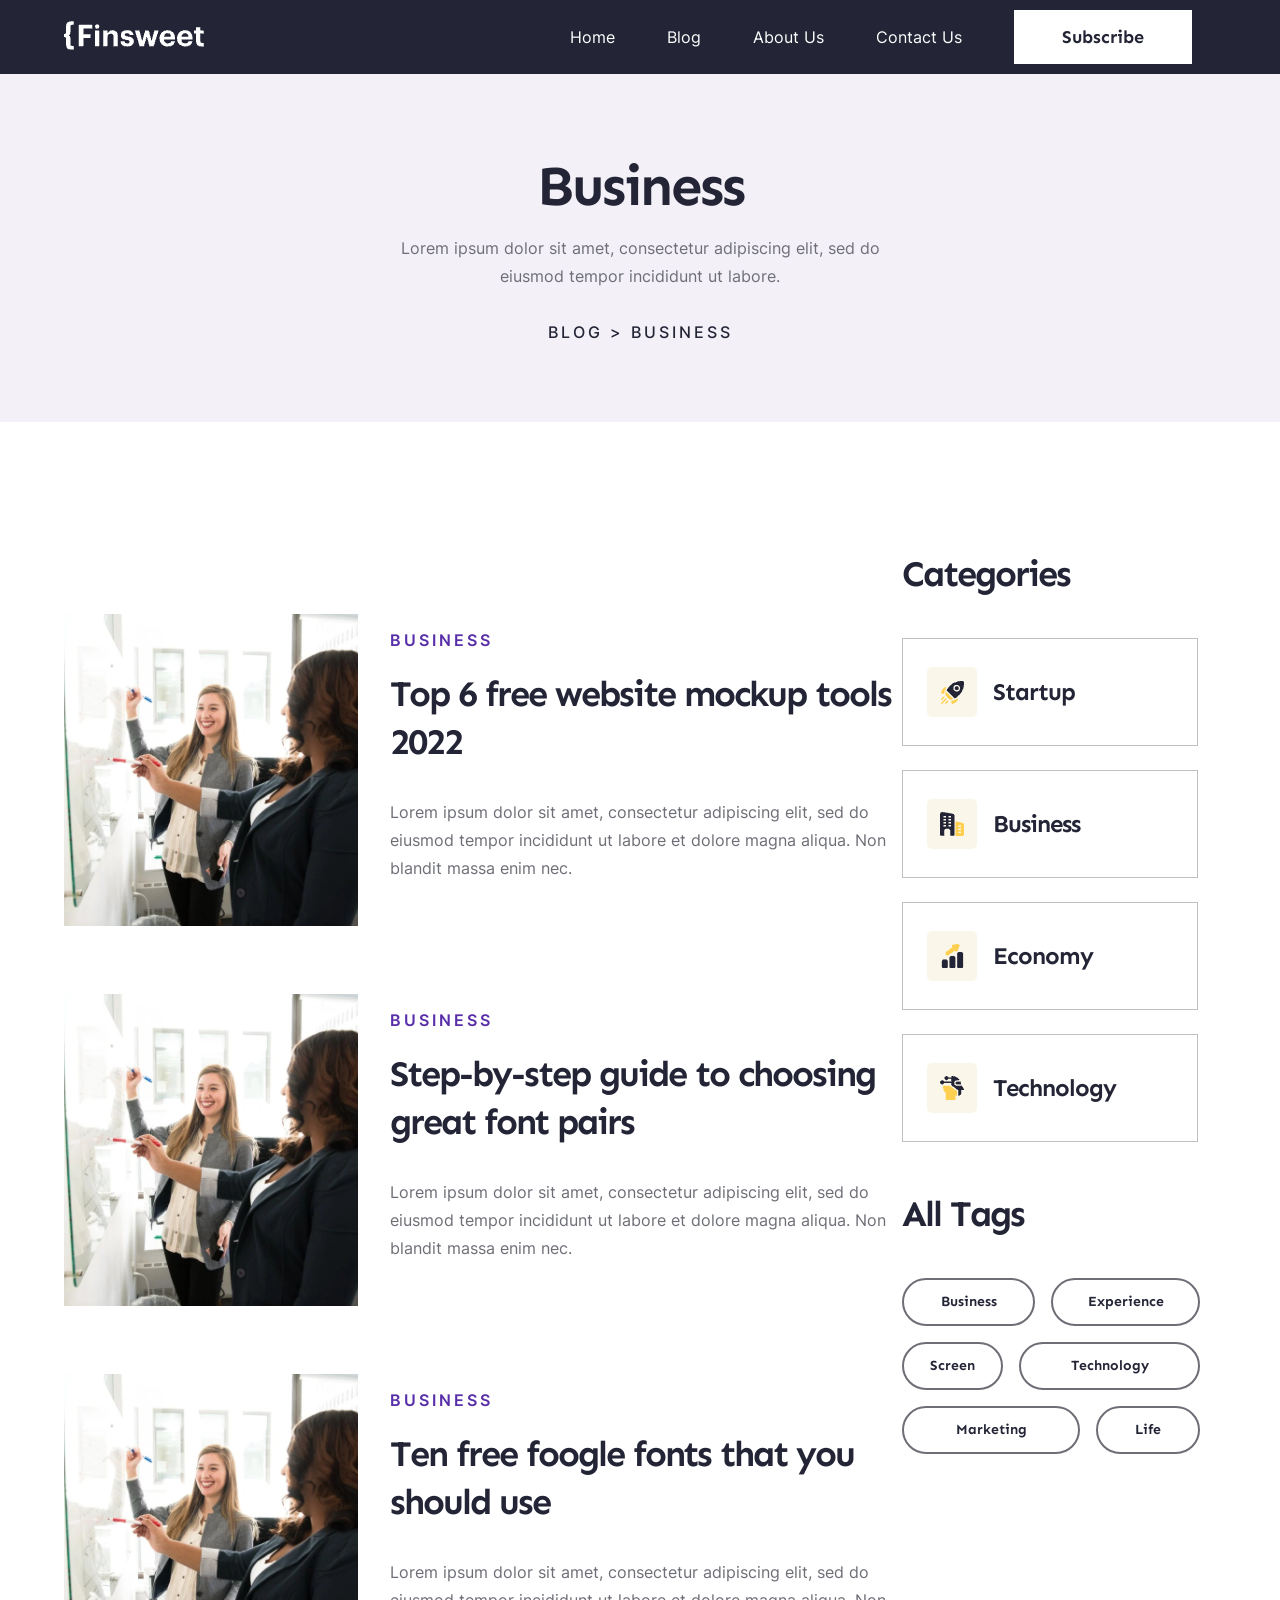
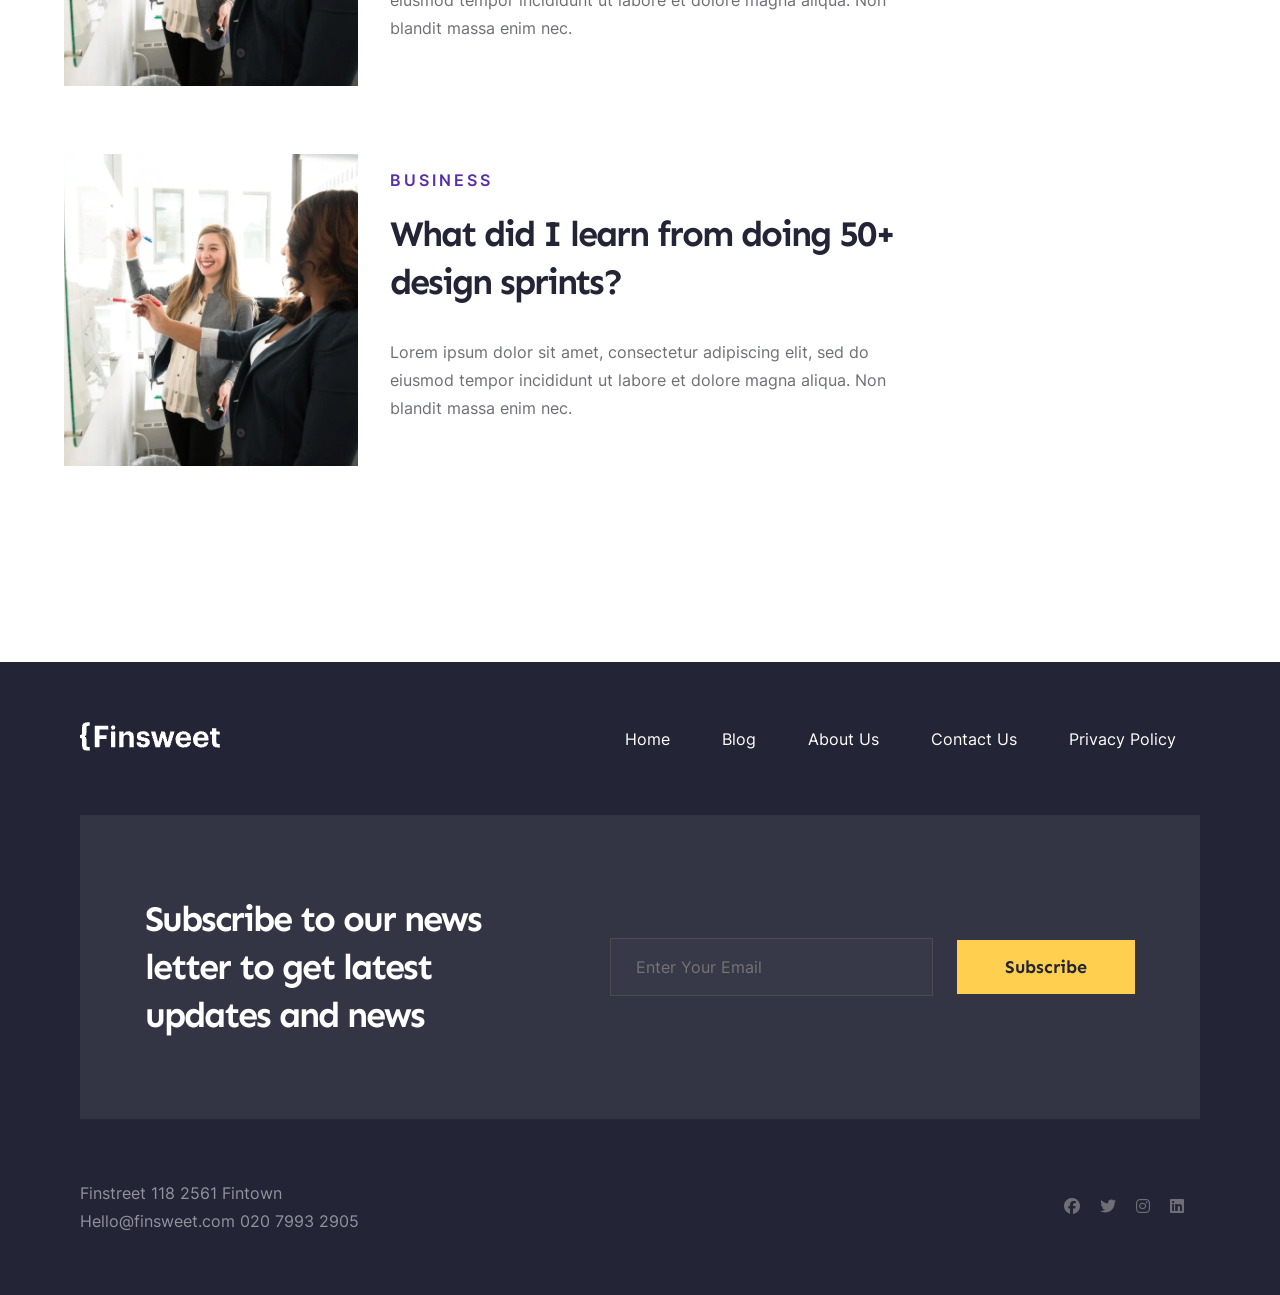
<file: category.html>
<!DOCTYPE html>
<html lang="en">

<head>
    <meta charset="UTF-8">
    <meta name="viewport" content="width=device-width, initial-scale=1.0">
    <title>Finsweet</title>
    <link rel="stylesheet" href="./css/blog.css">
    <link rel="stylesheet" href="./css/style.css">
    <link rel="stylesheet" href="./css/header.css">
    <link rel="stylesheet" href="./css/footer.css">
    <link rel="stylesheet" href="./css/all.min.css">
    <link rel="stylesheet" href="./css/category.css">
    <link rel="stylesheet" href="./css/all__categories.css">
    <link rel="icon" type="image/x-icon" href="./images/logo/titleicon.png">
    <link rel="stylesheet" href="./fonts/transfonter.org-20240730-150921-Inter/stylesheet.css">
    <link rel="stylesheet" href="./fonts/transfonter.org-20240730-151510-Sen/stylesheet.css">
</head>

<body>
    <!-- header start  -->
    <header>
        <div class="header__block d-flex">
            <div class="container d-flex d-flex-items">
                <a href="./index.html">
                    <img src="./images/logo/Logo.png" alt="logo" class="website__logo">
                </a>
                <div class="d-flex d-flex-items">
                    <nav class="nav__block">
                        <input type="checkbox" id="check">
                        <label for="check">
                            <i class="fa-solid fa-bars" id="btn"></i>
                            <i class="fa-solid fa-xmark" id="cancel"></i>
                        </label>
                        <ul class="nav__links">
                            <li class="nav__list"><a href="./index.html">home</a></li>
                            <li class="nav__list"><a href="./blog.html">blog</a></li>
                            <li class="nav__list"><a href="./about__us.html">about us</a></li>
                            <li class="nav__list"><a href="./contact__us.html">contact us</a></li>
                            <li class="nav__list"> <a href="#subscribe" class="sbc__button">Subscribe</a></li>
                        </ul>
                    </nav>
                </div>
            </div>
        </div>
    </header>
    <!-- header end  -->

    <div class="wrapper">

        <!-- main start  -->

        <main>
            <div class="business__category__block">
                <h1 class="business__category__title">Business</h1>
                <p class="business__category__description">
                    Lorem ipsum dolor sit amet, consectetur adipiscing elit,
                    sed do eiusmod tempor incididunt ut labore.
                </p>
                <p class="business__category__link">blog > business</p>
            </div>
            <div class="container d-flex d-flex-items categories__section">
                <div class="main__block">
                    <article class="container d-flex d-flex-items all__posts__block">
                        <div>
                            <img src="./images/blog/blogimg6.png" alt="blog__img" class="blog__img">
                        </div>
                        <div class="posts__main__block">
                            <h5 class="all__posts__heading business">business</h5>
                            <h2 class="all__articles__title">Top 6 free website mockup tools 2022</h2>
                            <p class="post__excerpt">
                                Lorem ipsum dolor sit amet, consectetur adipiscing elit, sed do eiusmod tempor
                                incididunt ut
                                labore et dolore magna aliqua. Non blandit massa enim nec.
                            </p>
                        </div>
                    </article>
                    <article class="container d-flex d-flex-items all__posts__block">
                        <div>
                            <img src="./images/blog/blogimg6.png" alt="blog__img" class="blog__img">
                        </div>
                        <div class="posts__main__block">
                            <h5 class="all__posts__heading business">business</h5>
                            <h2 class="all__articles__title">Step-by-step guide to choosing great font pairs</h2>
                            <p class="post__excerpt">
                                Lorem ipsum dolor sit amet, consectetur adipiscing elit, sed do eiusmod tempor
                                incididunt ut
                                labore et dolore magna aliqua. Non blandit massa enim nec.
                            </p>
                        </div>
                    </article>
                    <article class="container d-flex d-flex-items all__posts__block">
                        <div>
                            <img src="./images/blog/blogimg6.png" alt="blog__img" class="blog__img">
                        </div>
                        <div class="posts__main__block">
                            <h5 class="all__posts__heading business">business</h5>
                            <h2 class="all__articles__title">Ten free foogle fonts that you should use</h2>
                            <p class="post__excerpt">
                                Lorem ipsum dolor sit amet, consectetur adipiscing elit, sed do eiusmod tempor
                                incididunt ut
                                labore et dolore magna aliqua. Non blandit massa enim nec.
                            </p>
                        </div>
                    </article>
                    <article class="container d-flex d-flex-items all__posts__block">
                        <div>
                            <img src="./images/blog/blogimg6.png" alt="blog__img" class="blog__img">
                        </div>
                        <div class="posts__main__block">
                            <h5 class="all__posts__heading business">business</h5>
                            <h2 class="all__articles__title">What did I learn from doing 50+ design sprints?</h2>
                            <p class="post__excerpt">
                                Lorem ipsum dolor sit amet, consectetur adipiscing elit, sed do eiusmod tempor
                                incididunt ut
                                labore et dolore magna aliqua. Non blandit massa enim nec.
                            </p>
                        </div>
                    </article>
                </div>
                <div class="main__block">
                    <h2 class="categories__title">Categories</h2>
                    <div class="categories__block d-flex">
                        <div class="category__icon__block">
                            <img src="./images/icons/icon2.png" alt="icon__image" class="category__icon">
                        </div>
                        <h3 class="category__head">Startup</h3>
                    </div>
                    <div class="categories__block d-flex">
                        <div class="category__icon__block">
                            <img src="./images/icons/icon1.png" alt="icon__image" class="category__icon">
                        </div>
                        <h3 class="category__head">Business</h3>
                    </div>
                    <div class="categories__block d-flex">
                        <div class="category__icon__block">
                            <img src="./images/icons/icon3.png" alt="icon__image" class="category__icon">
                        </div>
                        <h3 class="category__head">Economy</h3>
                    </div>
                    <div class="categories__block d-flex">
                        <div class="category__icon__block">
                            <img src="./images/icons/icon4.png" alt="icon__image" class="category__icon">
                        </div>
                        <h3 class="category__head">Technology</h3>
                    </div>
                    <div class="categories__all__tags">
                        <h2 class="categories__title">All Tags</h2>
                        <div class="buttons-container">
                            <div class="d-flex">
                                <button class="tag d-flex business__button">business</button>
                                <button class="tag d-flex experience__button">experience</button>
                            </div>
                            <div class="d-flex">
                                <button class="tag d-flex screen__button">screen</button>
                                <button class="tag d-flex technology__button">technology</button>
                            </div>
                            <div class="d-flex">
                                <button class="tag d-flex marketing__button">marketing</button>
                                <button class="tag d-flex life__button">life</button>
                            </div>
                        </div>
                    </div>
                </div>
            </div>
        </main>

        <!-- main end  -->


        <!-- footer start  -->
        <footer class="footer__block">
            <div class="container d-flex d-flex-items">
                <a href="./index.html" class="footer__logo__block">
                    <img src="./images/logo/Logo.png" alt="logo" class="website__logo">
                </a>
                <nav>
                    <ul class="nav__links">
                        <li class="nav__list"><a href="./index.html">home</a></li>
                        <li class="nav__list"><a href="./blog.html">blog</a></li>
                        <li class="nav__list"><a href="./about__us.html">about us</a></li>
                        <li class="nav__list"><a href="./contact__us.html">contact us</a></li>
                        <li class="nav__list"><a href="./privacy__policy.html">privacy policy</a></li>
                    </ul>
                </nav>
            </div>
            <div class="container">
                <div class="sbc__block d-flex">
                    <h2 class="sbc__title">Subscribe to our news letter to get latest updates and news</h2>
                    <form method="post" class="sbc__block__form d-flex d-flex-items">
                        <input type="email" name="email" class="email__input" autocomplete="off"
                            placeholder="Enter Your Email">
                        <button class="sbc__button footer__sbc__button" id="subscribe">Subscribe</button>
                    </form>
                </div>
                <div class="d-flex d-flex-items">
                    <div class="footer__caption__block">
                        <address class="foother__caption">Finstreet 118 2561 Fintown</address>
                        <span class="foother__caption">Hello@finsweet.com 020 7993 2905</span>
                    </div>
                    <div>
                        <a href="https://www.facebook.com/" class="social__link">
                            <i class="fa-brands fa-facebook social__ficon"></i>
                        </a>
                        <a href="https://x.com/" class="social__link">
                            <i class="fa-brands fa-twitter social__ficon"></i>
                        </a>
                        <a href="https://www.instagram.com/" class="social__link">
                            <i class="fa-brands fa-instagram social__ficon"></i>
                        </a>
                        <a href="https://www.linkedin.com/" class="social__link">
                            <i class="fa-brands fa-linkedin social__ficon"></i>
                        </a>
                    </div>
                </div>
            </div>
        </footer>
        <!-- footer end  -->

    </div>
</body>

</html>
</file>
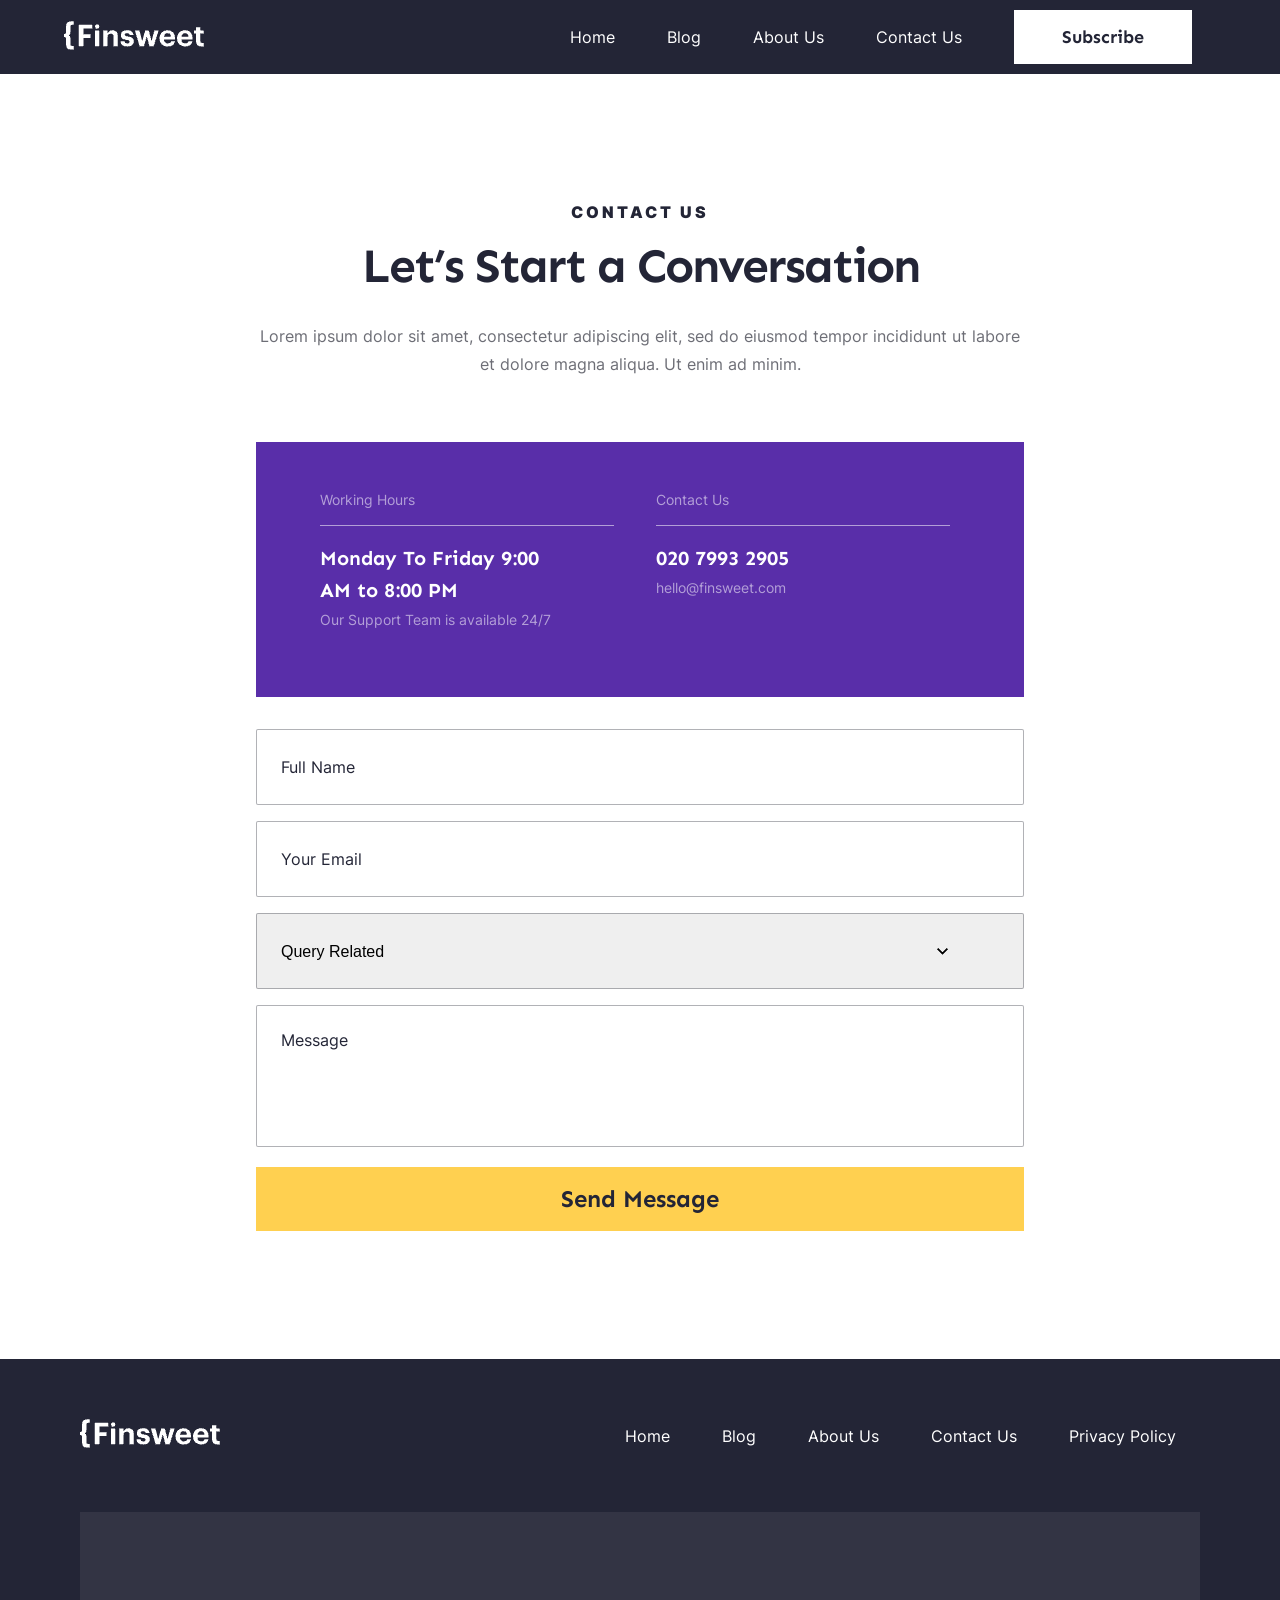
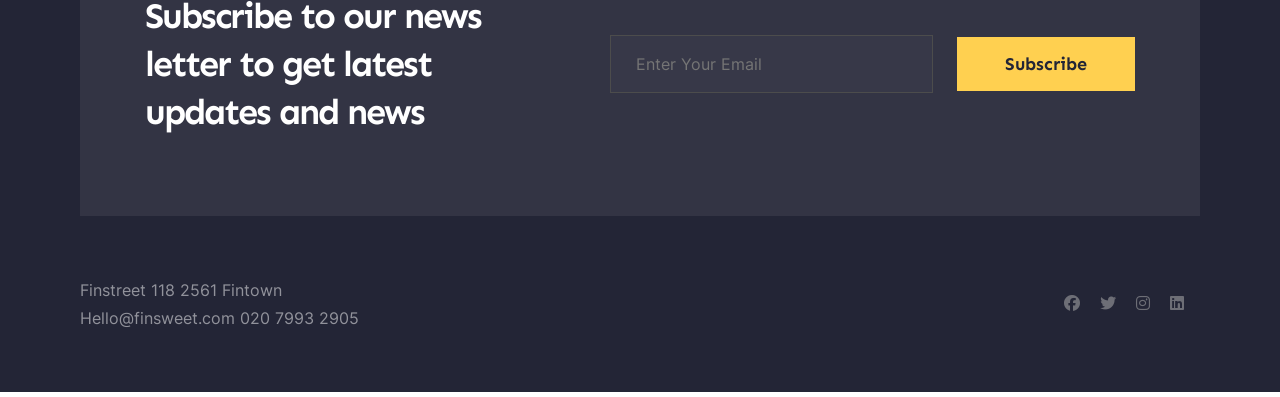
<file: contact__us.html>
<!DOCTYPE html>
<html lang="en">

<head>
    <meta charset="UTF-8">
    <meta name="viewport" content="width=device-width, initial-scale=1.0">
    <title>Finsweet</title>
    <link rel="stylesheet" href="./css/style.css">
    <link rel="stylesheet" href="./css/header.css">
    <link rel="stylesheet" href="./css/footer.css">
    <link rel="stylesheet" href="./css/contact__us.css">
    <link rel="stylesheet" href="./css/all.min.css">
    <link rel="icon" type="image/x-icon" href="./images/logo/titleicon.png">
    <link rel="stylesheet" href="./fonts/transfonter.org-20240730-150921-Inter/stylesheet.css">
    <link rel="stylesheet" href="./fonts/transfonter.org-20240730-151510-Sen/stylesheet.css">
</head>

<body>
    <!-- header start  -->
    <header>
        <div class="header__block d-flex">
            <div class="container d-flex d-flex-items">
                <a href="./index.html">
                    <img src="./images/logo/Logo.png" alt="logo" class="website__logo">
                </a>
                <div class="d-flex d-flex-items">
                    <nav class="nav__block">
                        <input type="checkbox" id="check">
                        <label for="check">
                            <i class="fa-solid fa-bars" id="btn"></i>
                            <i class="fa-solid fa-xmark" id="cancel"></i>
                        </label>
                        <ul class="nav__links">
                            <li class="nav__list"><a href="./index.html">home</a></li>
                            <li class="nav__list"><a href="./blog.html">blog</a></li>
                            <li class="nav__list"><a href="./about__us.html">about us</a></li>
                            <li class="nav__list"><a href="./contact__us.html">contact us</a></li>
                            <li class="nav__list"> <a href="#subscribe" class="sbc__button">Subscribe</a></li>
                        </ul>
                    </nav>
                </div>
            </div>
        </div>
    </header>
    <!-- header end  -->

    <div class="wrapper">

        <!-- main start  -->
        <main class="main__block">
            <div class="contact__us__block">
                <h3 class="contact__heading">contact us</h3>
                <h1 class="contact__title">Let’s Start a Conversation</h1>
                <p class="contact__description">
                    Lorem ipsum dolor sit amet, consectetur adipiscing elit,
                    sed do eiusmod tempor incididunt ut labore et dolore magna
                    aliqua. Ut enim ad minim.
                </p>
            </div>

            <div class="info__section d-flex info__block">
                <div class="info__box">
                    <h3 class="info__box__heading working__hours__heading">Working Hours</h3>
                    <h5 class="info__box__highlight">
                        Monday To Friday
                        9:00 AM to 8:00 PM
                    </h5>
                    <p class="info__box__text">Our Support Team is available 24/7</p>
                </div>
                <div class="info__box contact__details">
                    <h3 class="info__box__heading contact__box">Contact Us</h3>
                    <h5 class="info__box__highlight">020 7993 2905</h5>
                    <p class="info__box__text">hello@finsweet.com</p>
                </div>
            </div>

            <div class="contact__form__block d-flex">
                <form method="post">
                    <div>
                        <input type="text" name="fname" id="fname" placeholder="full name" autocomplete="off"
                            class="contact__form">
                    </div>
                    <div>
                        <input type="email" id="email" name="email" placeholder="your email" autocomplete="off"
                            class="contact__form">
                    </div>
                    <div>
                        <select name="query_related" class="contact__form form__select">
                            <option value="">Query Related</option>
                        </select>
                    </div>
                    <textarea name="message" placeholder="message" class="contact__form form__textarea" rows="5"
                        cols="30"></textarea>
                    <div>
                        <button type="submit" class="form__button">Send Message</button>
                    </div>
                </form>
            </div>
        </main>
        <!-- main end  -->

        <!-- footer start  -->
        <footer class="footer__block">
            <div class="container d-flex d-flex-items">
                <a href="./index.html" class="footer__logo__block">
                    <img src="./images/logo/Logo.png" alt="logo" class="website__logo">
                </a>
                <nav>
                    <ul class="nav__links">
                        <li class="nav__list"><a href="./index.html">home</a></li>
                        <li class="nav__list"><a href="./blog.html">blog</a></li>
                        <li class="nav__list"><a href="./about__us.html">about us</a></li>
                        <li class="nav__list"><a href="./contact__us.html">contact us</a></li>
                        <li class="nav__list"><a href="./privacy__policy.html">privacy policy</a></li>
                    </ul>
                </nav>
            </div>
            <div class="container">
                <div class="sbc__block d-flex">
                    <h2 class="sbc__title">Subscribe to our news letter to get latest updates and news</h2>
                    <form method="post" class="sbc__block__form d-flex d-flex-items">
                        <input type="email" name="email" class="email__input" autocomplete="off"
                            placeholder="Enter Your Email">
                        <button class="sbc__button footer__sbc__button" id="subscribe">Subscribe</button>
                    </form>
                </div>
                <div class="d-flex d-flex-items">
                    <div class="footer__caption__block">
                        <address class="foother__caption">Finstreet 118 2561 Fintown</address>
                        <span class="foother__caption">Hello@finsweet.com 020 7993 2905</span>
                    </div>
                    <div>
                        <a href="https://www.facebook.com/" class="social__link">
                            <i class="fa-brands fa-facebook social__ficon"></i>
                        </a>
                        <a href="https://x.com/" class="social__link">
                            <i class="fa-brands fa-twitter social__ficon"></i>
                        </a>
                        <a href="https://www.instagram.com/" class="social__link">
                            <i class="fa-brands fa-instagram social__ficon"></i>
                        </a>
                        <a href="https://www.linkedin.com/" class="social__link">
                            <i class="fa-brands fa-linkedin social__ficon"></i>
                        </a>
                    </div>
                </div>
            </div>
        </footer>
        <!-- footer end  -->
    </div>

</body>

</html>
</file>
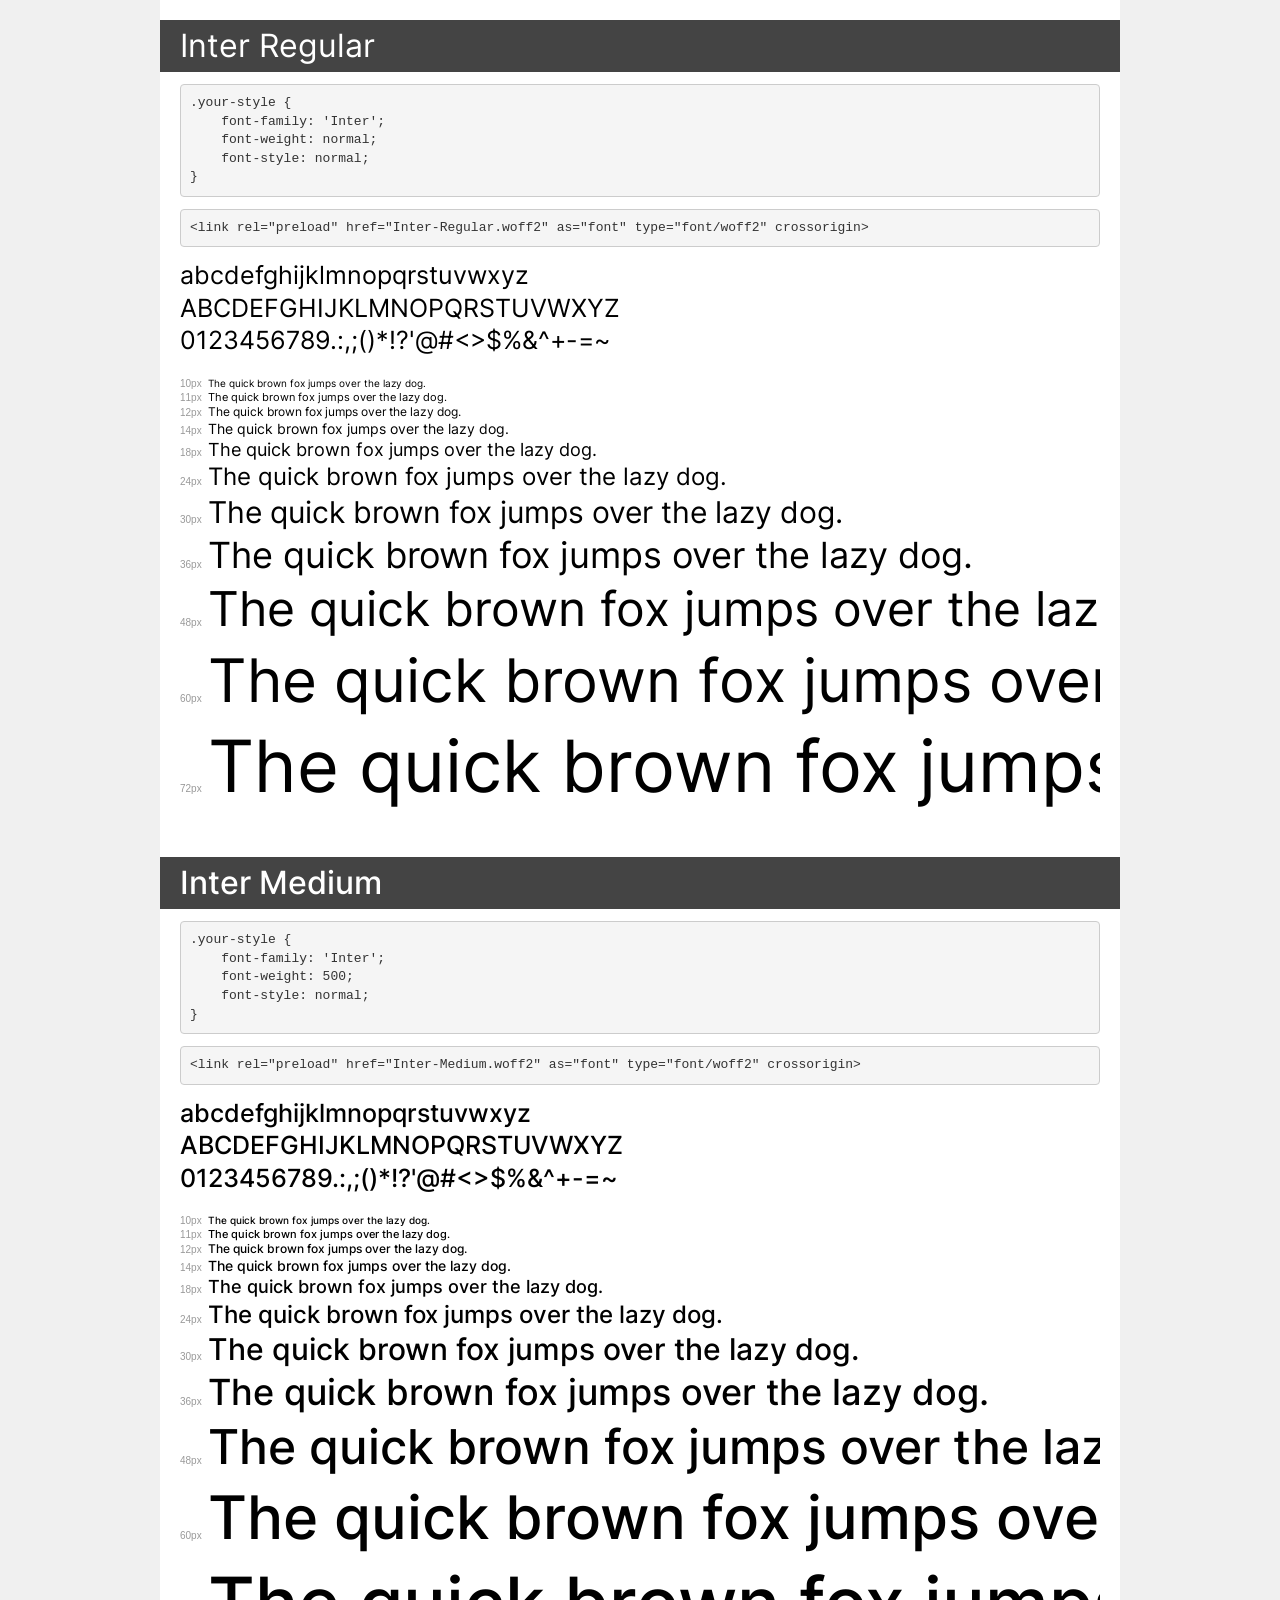
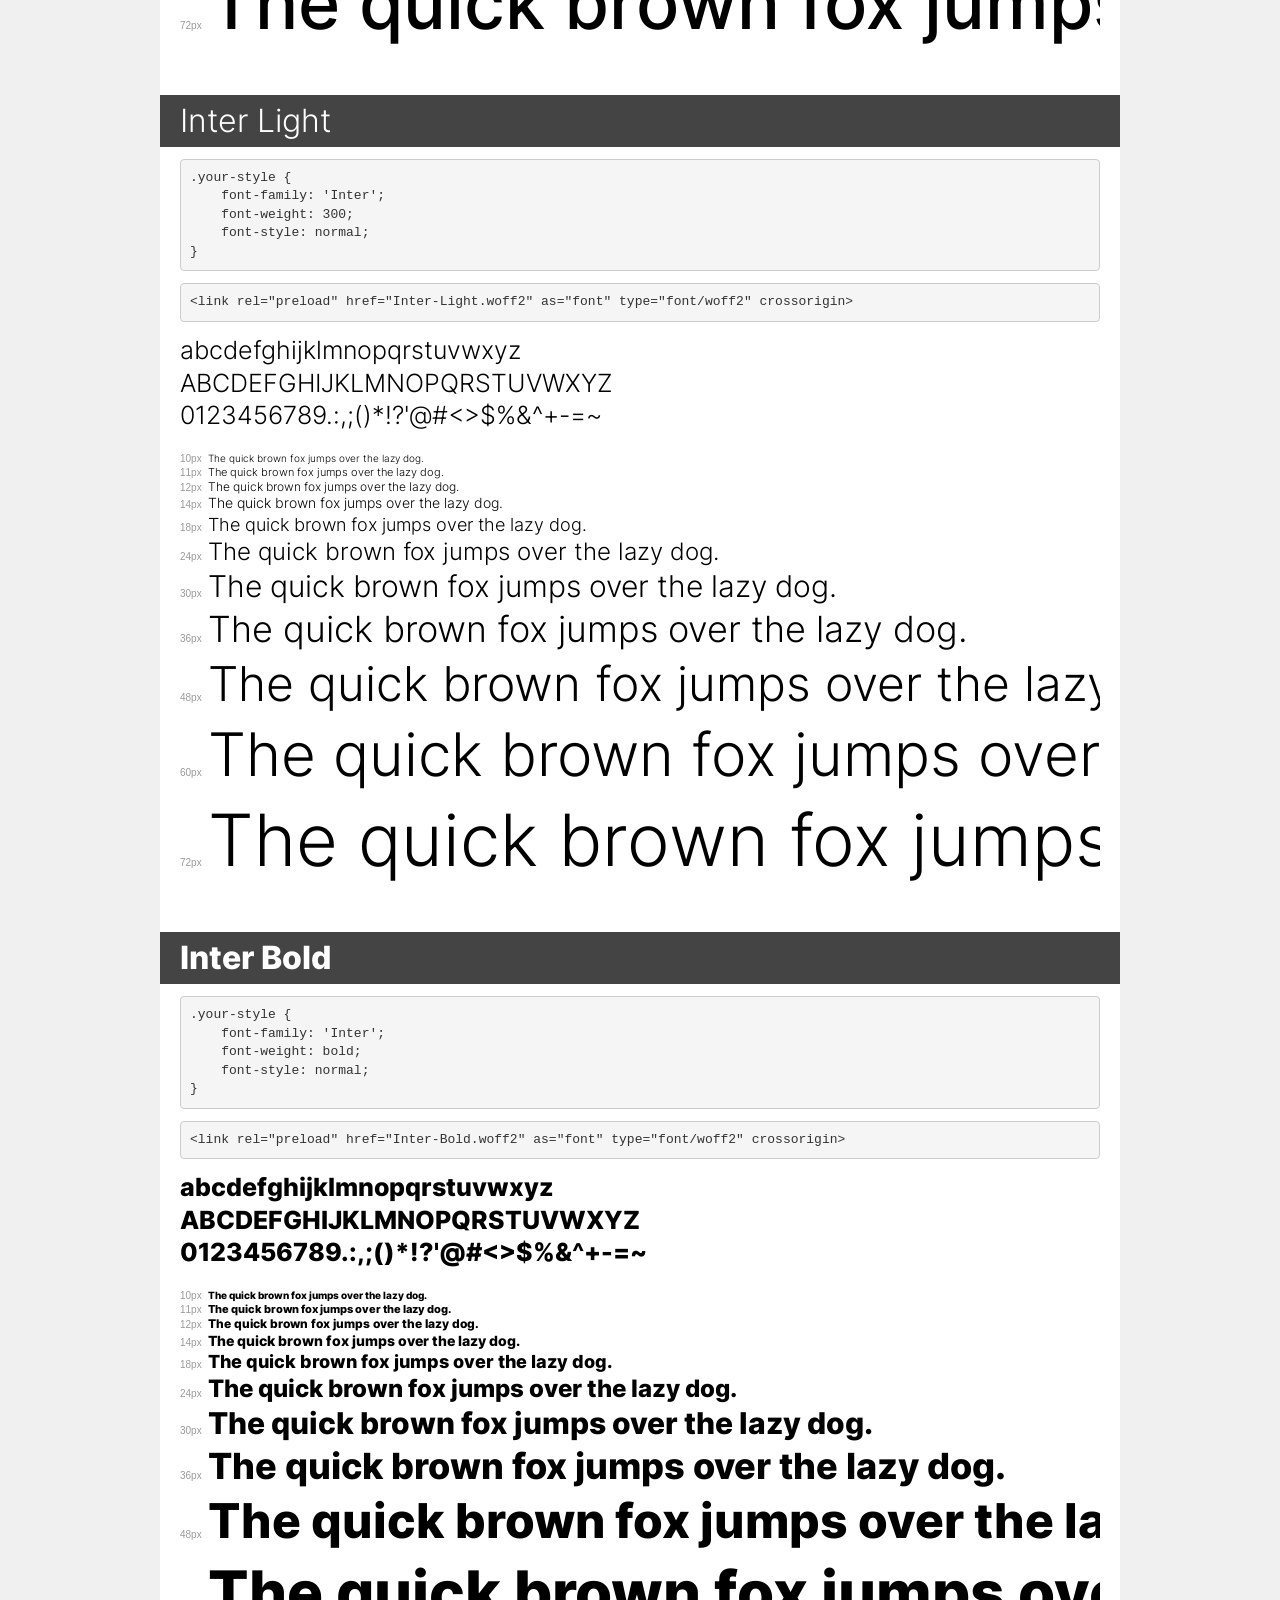
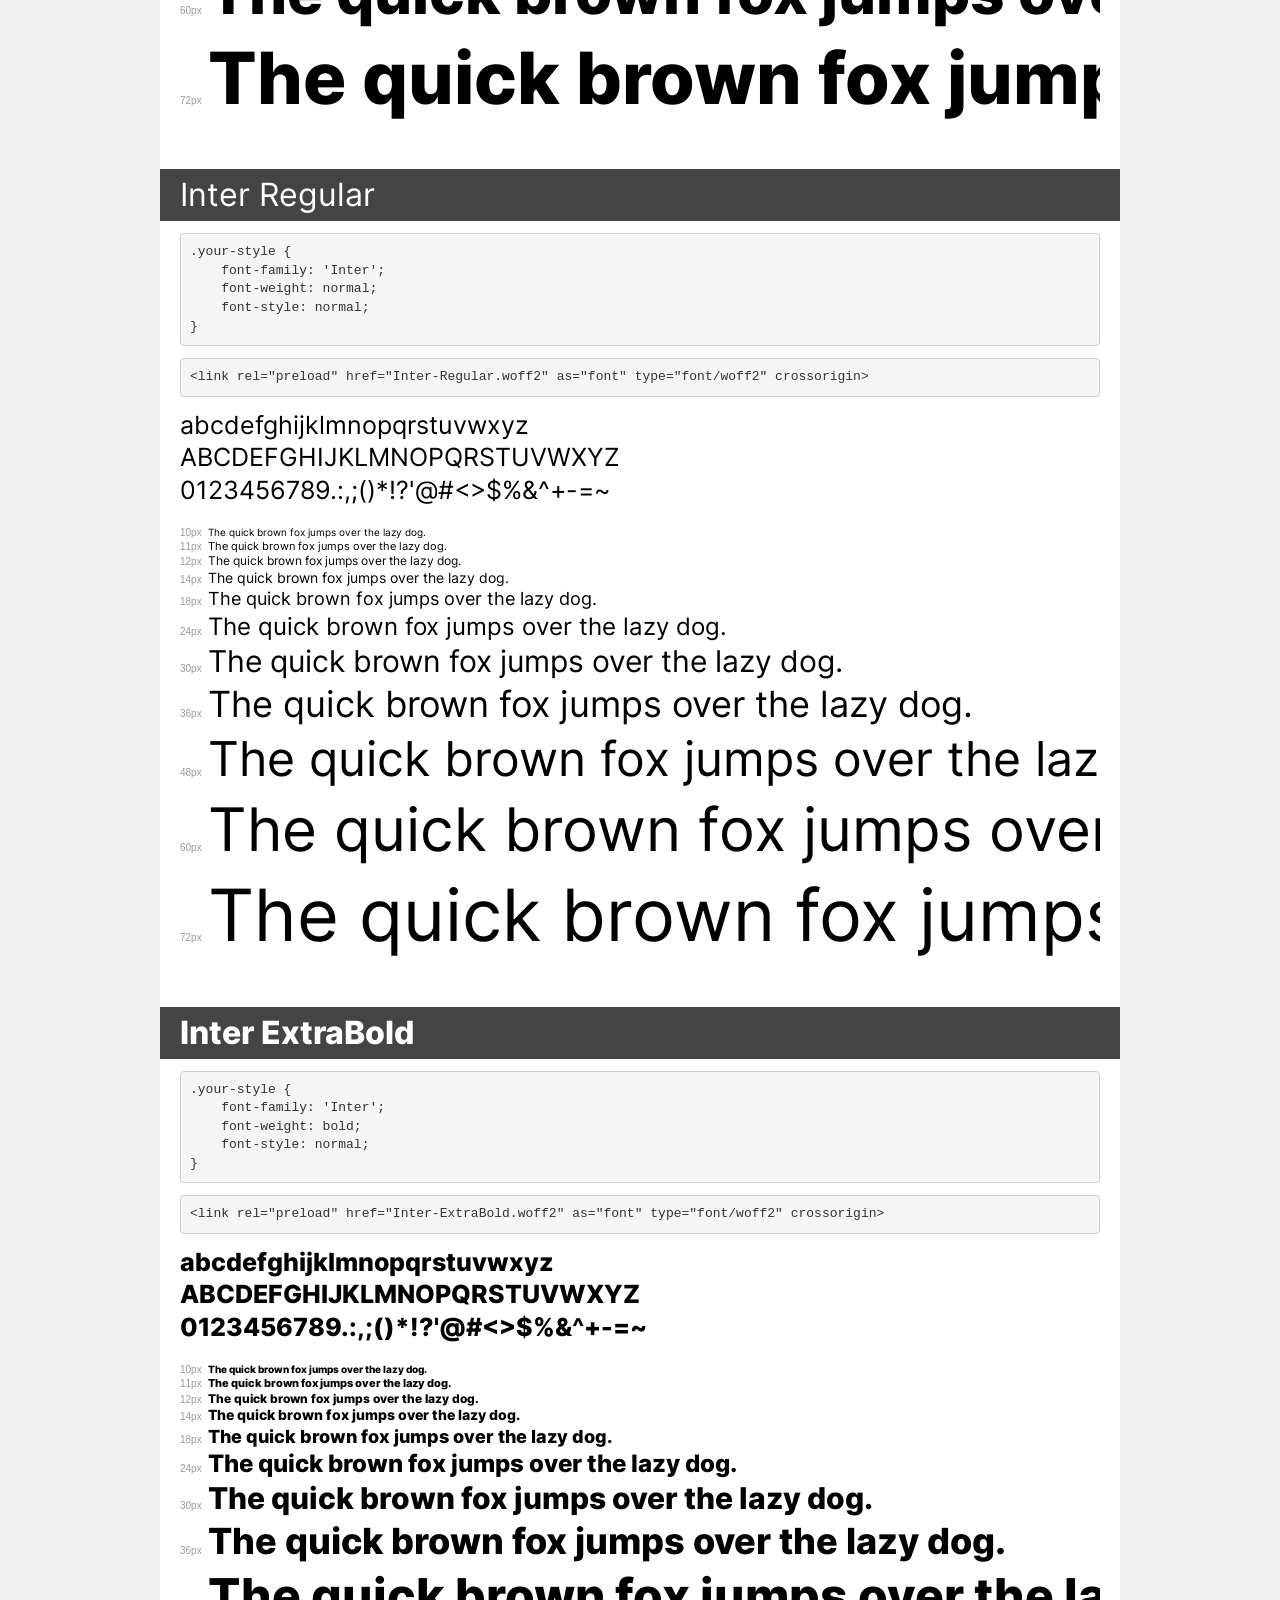
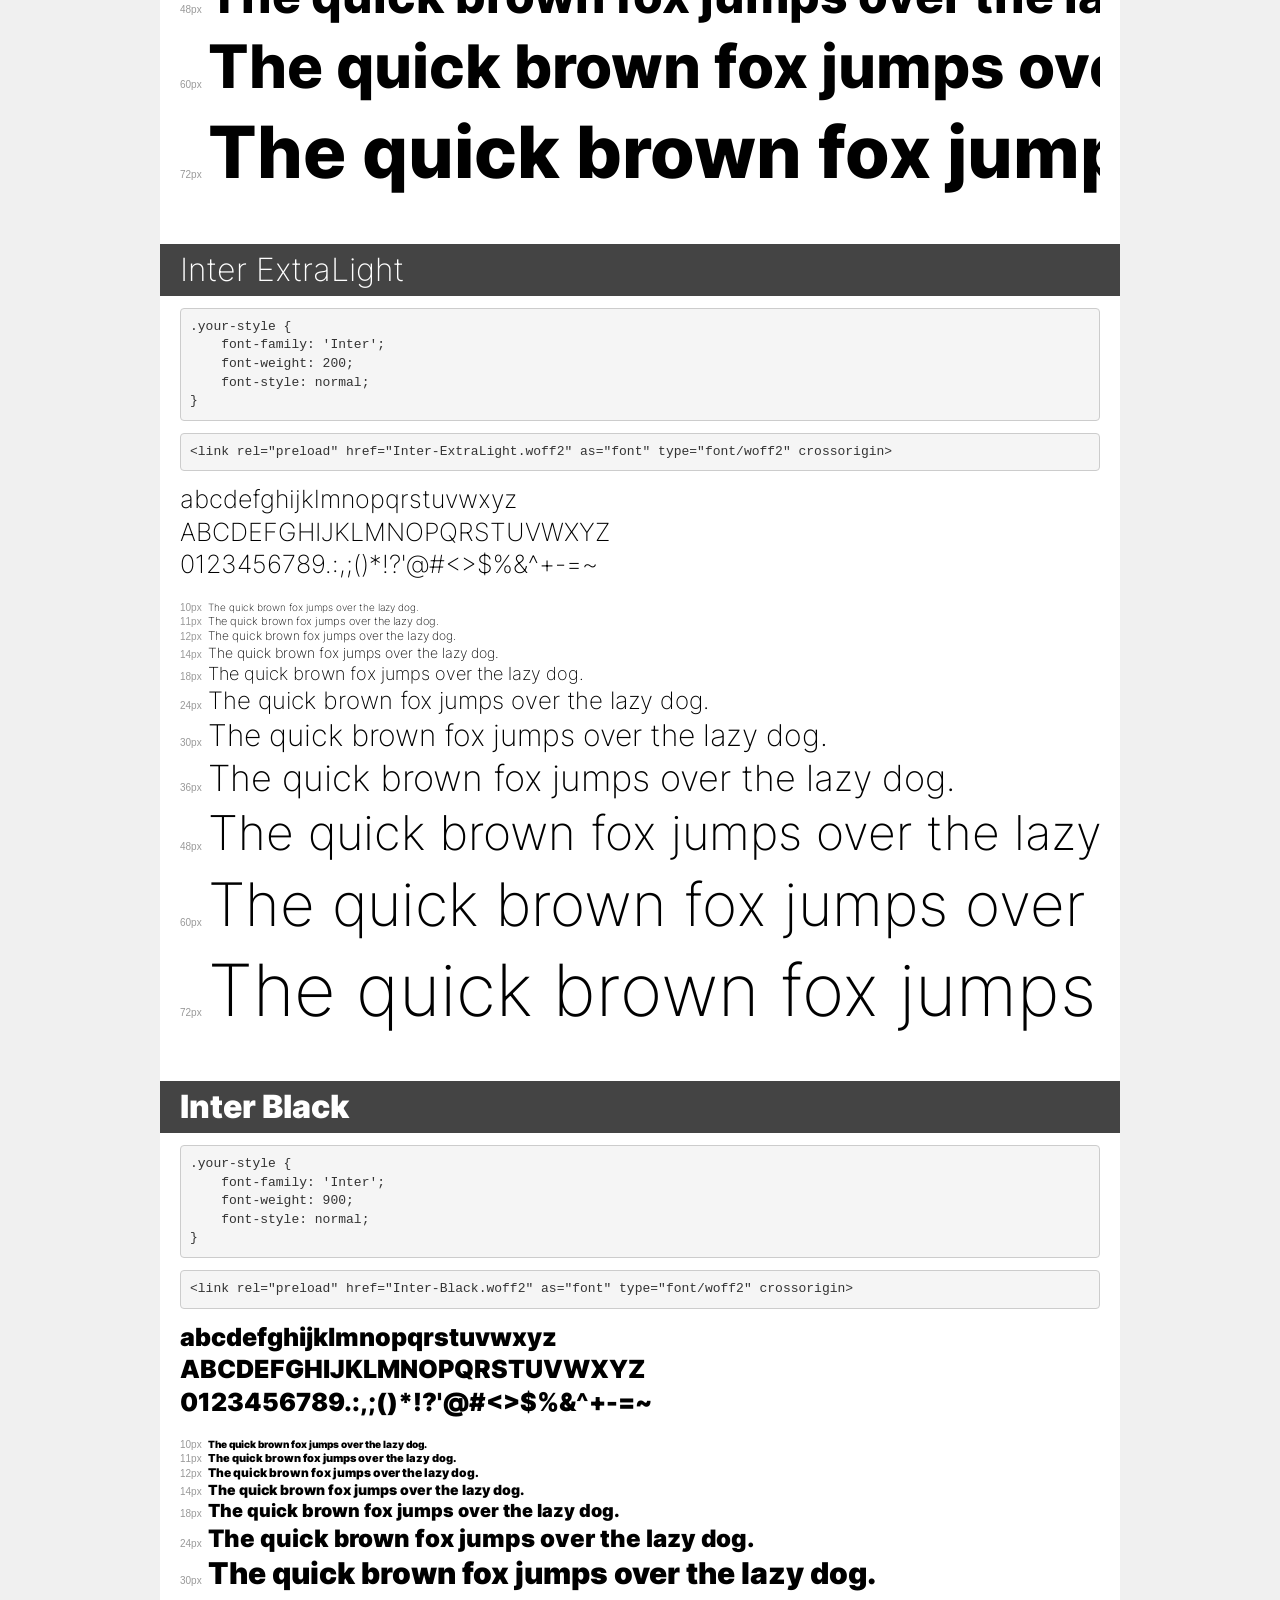
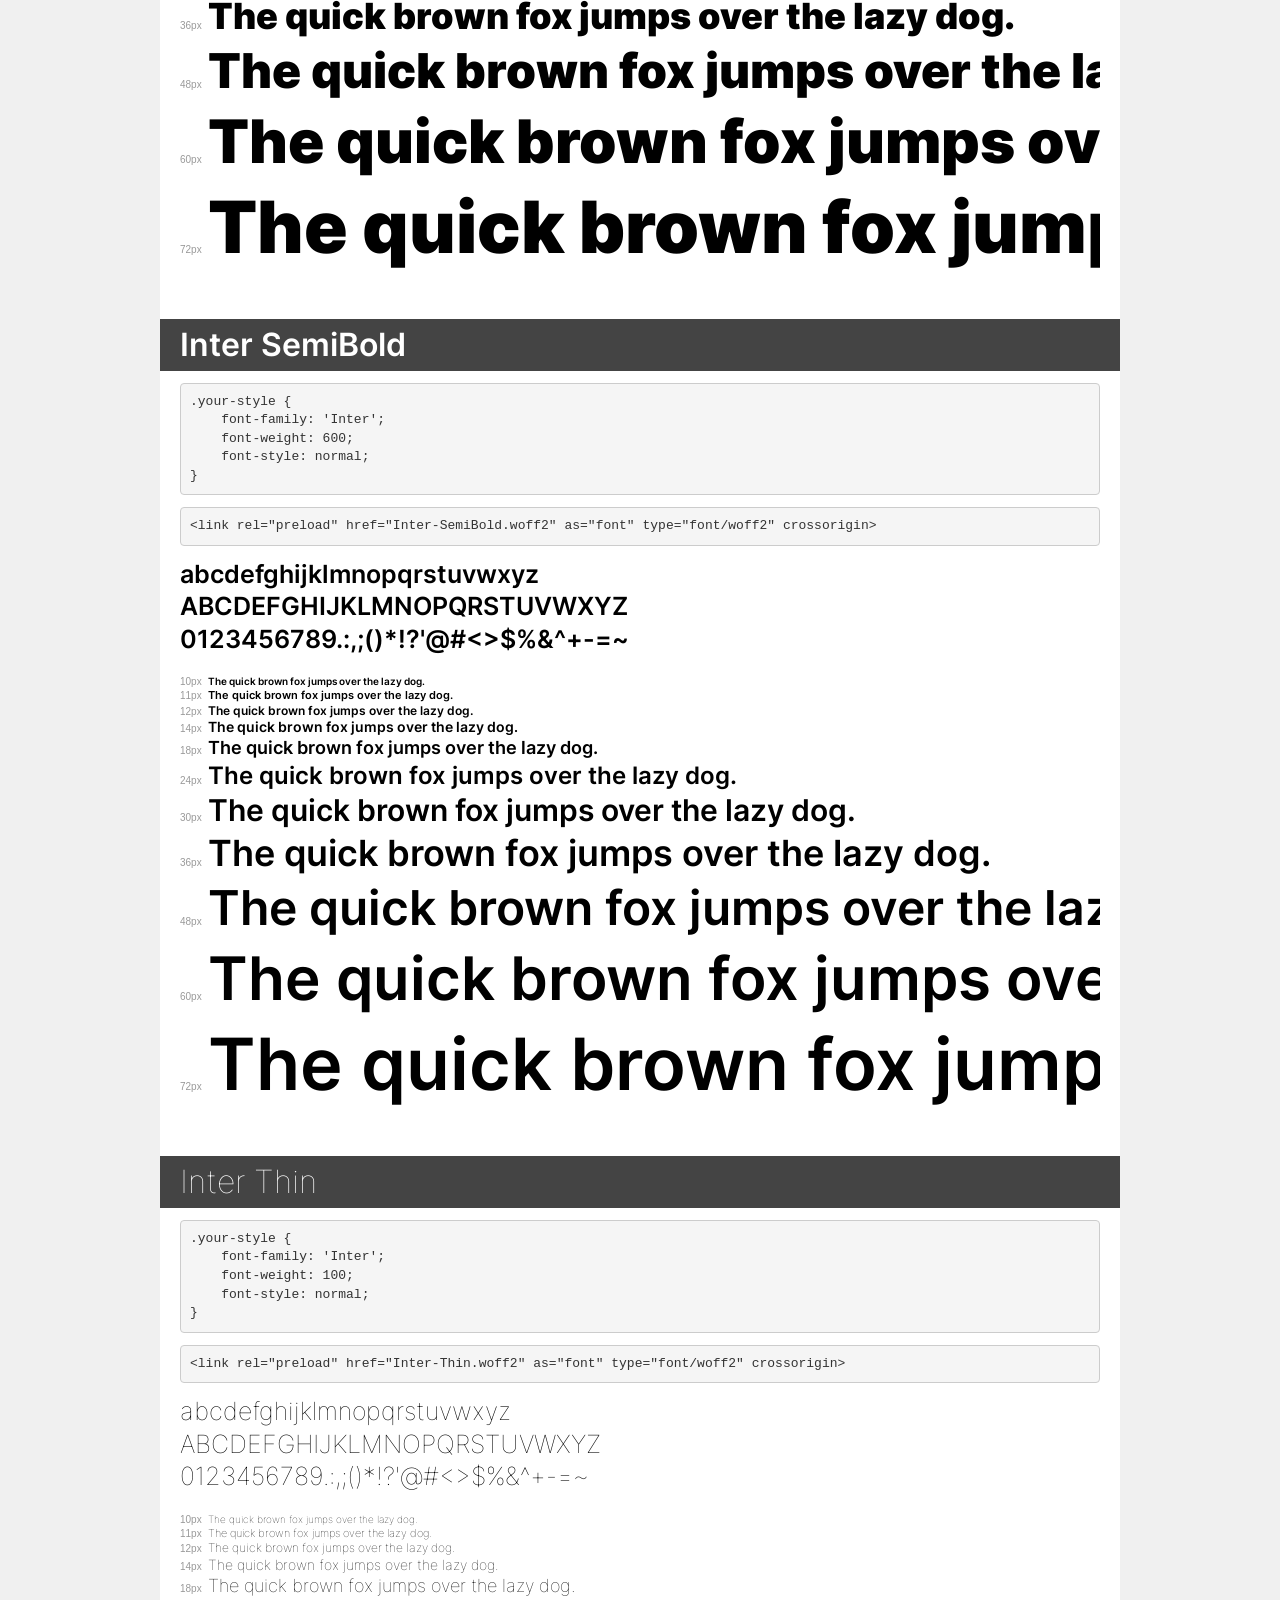
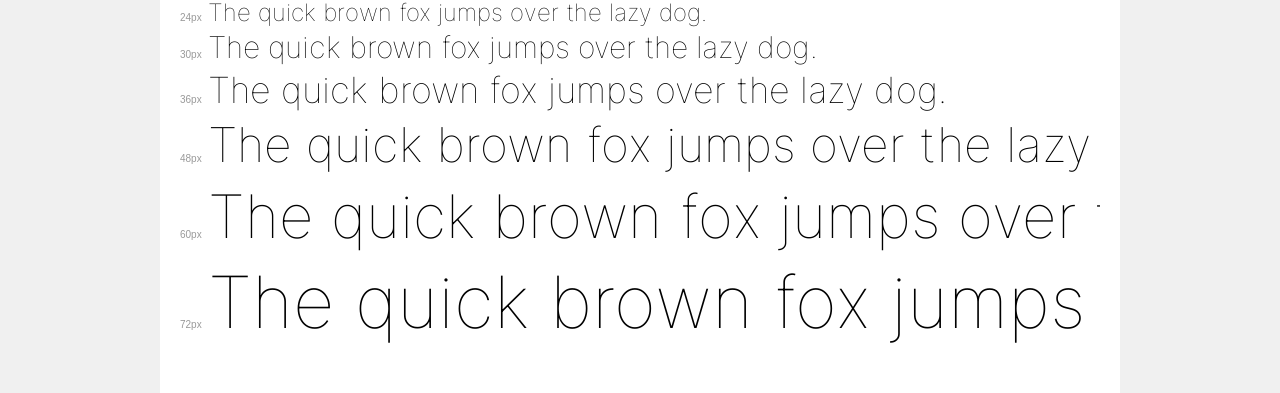
<file: fonts/transfonter.org-20240730-150921-Inter/demo.html>
<!DOCTYPE html>
<html lang="en">
<head>
    <meta charset="utf-8">
    <meta http-equiv="X-UA-Compatible" content="IE=edge">
    <meta name="viewport" content="width=device-width, initial-scale=1">
    <meta name="robots" content="noindex, noarchive">
    <meta name="format-detection" content="telephone=no">
    <title>Transfonter demo</title>
    <link href="stylesheet.css" rel="stylesheet">
    <style>
        /*
        http://meyerweb.com/eric/tools/css/reset/
        v2.0 | 20110126
        License: none (public domain)
        */
        html, body, div, span, applet, object, iframe,
        h1, h2, h3, h4, h5, h6, p, blockquote, pre,
        a, abbr, acronym, address, big, cite, code,
        del, dfn, em, img, ins, kbd, q, s, samp,
        small, strike, strong, sub, sup, tt, var,
        b, u, i, center,
        dl, dt, dd, ol, ul, li,
        fieldset, form, label, legend,
        table, caption, tbody, tfoot, thead, tr, th, td,
        article, aside, canvas, details, embed,
        figure, figcaption, footer, header, hgroup,
        menu, nav, output, ruby, section, summary,
        time, mark, audio, video {
            margin: 0;
            padding: 0;
            border: 0;
            font-size: 100%;
            font: inherit;
            vertical-align: baseline;
        }
        /* HTML5 display-role reset for older browsers */
        article, aside, details, figcaption, figure,
        footer, header, hgroup, menu, nav, section {
            display: block;
        }
        body {
            line-height: 1;
        }
        ol, ul {
            list-style: none;
        }
        blockquote, q {
            quotes: none;
        }
        blockquote:before, blockquote:after,
        q:before, q:after {
            content: '';
            content: none;
        }
        table {
            border-collapse: collapse;
            border-spacing: 0;
        }
        /* demo styles */
        body {
            background: #f0f0f0;
            color: #000;
        }
        .page {
            background: #fff;
            width: 920px;
            margin: 0 auto;
            padding: 20px 20px 0 20px;
            overflow: hidden;
        }
        .font-container {
            overflow-x: auto;
            overflow-y: hidden;
            margin-bottom: 40px;
            line-height: 1.3;
            white-space: nowrap;
            padding-bottom: 5px;
        }
        h1 {
            position: relative;
            background: #444;
            font-size: 32px;
            color: #fff;
            padding: 10px 20px;
            margin: 0 -20px 12px -20px;
        }
        .letters {
            font-size: 25px;
            margin-bottom: 20px;
        }
        .s10:before {
            content: '10px';
        }
        .s11:before {
            content: '11px';
        }
        .s12:before {
            content: '12px';
        }
        .s14:before {
            content: '14px';
        }
        .s18:before {
            content: '18px';
        }
        .s24:before {
            content: '24px';
        }
        .s30:before {
            content: '30px';
        }
        .s36:before {
            content: '36px';
        }
        .s48:before {
            content: '48px';
        }
        .s60:before {
            content: '60px';
        }
        .s72:before {
            content: '72px';
        }
        .s10:before, .s11:before, .s12:before, .s14:before,
        .s18:before, .s24:before, .s30:before, .s36:before,
        .s48:before, .s60:before, .s72:before {
            font-family: Arial, sans-serif;
            font-size: 10px;
            font-weight: normal;
            font-style: normal;
            color: #999;
            padding-right: 6px;
        }
        pre {
            display: block;
            padding: 9px;
            margin: 0 0 12px;
            font-family: Monaco, Menlo, Consolas, "Courier New", monospace;
            font-size: 13px;
            line-height: 1.428571429;
            color: #333;
            font-weight: normal;
            font-style: normal;
            background-color: #f5f5f5;
            border: 1px solid #ccc;
            overflow-x: auto;
            border-radius: 4px;
        }
        /* responsive */
        @media (max-width: 959px) {
            .page {
                width: auto;
                margin: 0;
            }
        }
    </style>
</head>
<body>
<div class="page">
    <div class="demo">
        <h1 style="font-family: 'Inter'; font-weight: normal; font-style: normal;">Inter Regular</h1>
        <pre title="Usage">.your-style {
    font-family: 'Inter';
    font-weight: normal;
    font-style: normal;
}</pre>
        <pre title="Preload (optional)">
&lt;link rel=&quot;preload&quot; href=&quot;Inter-Regular.woff2&quot; as=&quot;font&quot; type=&quot;font/woff2&quot; crossorigin&gt;</pre>
        <div class="font-container" style="font-family: 'Inter'; font-weight: normal; font-style: normal;">
            <p class="letters">
                abcdefghijklmnopqrstuvwxyz<br>
ABCDEFGHIJKLMNOPQRSTUVWXYZ<br>
                0123456789.:,;()*!?'@#&lt;&gt;$%&^+-=~
            </p>
            <p class="s10" style="font-size: 10px;">The quick brown fox jumps over the lazy dog.</p>
            <p class="s11" style="font-size: 11px;">The quick brown fox jumps over the lazy dog.</p>
            <p class="s12" style="font-size: 12px;">The quick brown fox jumps over the lazy dog.</p>
            <p class="s14" style="font-size: 14px;">The quick brown fox jumps over the lazy dog.</p>
            <p class="s18" style="font-size: 18px;">The quick brown fox jumps over the lazy dog.</p>
            <p class="s24" style="font-size: 24px;">The quick brown fox jumps over the lazy dog.</p>
            <p class="s30" style="font-size: 30px;">The quick brown fox jumps over the lazy dog.</p>
            <p class="s36" style="font-size: 36px;">The quick brown fox jumps over the lazy dog.</p>
            <p class="s48" style="font-size: 48px;">The quick brown fox jumps over the lazy dog.</p>
            <p class="s60" style="font-size: 60px;">The quick brown fox jumps over the lazy dog.</p>
            <p class="s72" style="font-size: 72px;">The quick brown fox jumps over the lazy dog.</p>
        </div>
    </div>

    <div class="demo">
        <h1 style="font-family: 'Inter'; font-weight: 500; font-style: normal;">Inter Medium</h1>
        <pre title="Usage">.your-style {
    font-family: 'Inter';
    font-weight: 500;
    font-style: normal;
}</pre>
        <pre title="Preload (optional)">
&lt;link rel=&quot;preload&quot; href=&quot;Inter-Medium.woff2&quot; as=&quot;font&quot; type=&quot;font/woff2&quot; crossorigin&gt;</pre>
        <div class="font-container" style="font-family: 'Inter'; font-weight: 500; font-style: normal;">
            <p class="letters">
                abcdefghijklmnopqrstuvwxyz<br>
ABCDEFGHIJKLMNOPQRSTUVWXYZ<br>
                0123456789.:,;()*!?'@#&lt;&gt;$%&^+-=~
            </p>
            <p class="s10" style="font-size: 10px;">The quick brown fox jumps over the lazy dog.</p>
            <p class="s11" style="font-size: 11px;">The quick brown fox jumps over the lazy dog.</p>
            <p class="s12" style="font-size: 12px;">The quick brown fox jumps over the lazy dog.</p>
            <p class="s14" style="font-size: 14px;">The quick brown fox jumps over the lazy dog.</p>
            <p class="s18" style="font-size: 18px;">The quick brown fox jumps over the lazy dog.</p>
            <p class="s24" style="font-size: 24px;">The quick brown fox jumps over the lazy dog.</p>
            <p class="s30" style="font-size: 30px;">The quick brown fox jumps over the lazy dog.</p>
            <p class="s36" style="font-size: 36px;">The quick brown fox jumps over the lazy dog.</p>
            <p class="s48" style="font-size: 48px;">The quick brown fox jumps over the lazy dog.</p>
            <p class="s60" style="font-size: 60px;">The quick brown fox jumps over the lazy dog.</p>
            <p class="s72" style="font-size: 72px;">The quick brown fox jumps over the lazy dog.</p>
        </div>
    </div>

    <div class="demo">
        <h1 style="font-family: 'Inter'; font-weight: 300; font-style: normal;">Inter Light</h1>
        <pre title="Usage">.your-style {
    font-family: 'Inter';
    font-weight: 300;
    font-style: normal;
}</pre>
        <pre title="Preload (optional)">
&lt;link rel=&quot;preload&quot; href=&quot;Inter-Light.woff2&quot; as=&quot;font&quot; type=&quot;font/woff2&quot; crossorigin&gt;</pre>
        <div class="font-container" style="font-family: 'Inter'; font-weight: 300; font-style: normal;">
            <p class="letters">
                abcdefghijklmnopqrstuvwxyz<br>
ABCDEFGHIJKLMNOPQRSTUVWXYZ<br>
                0123456789.:,;()*!?'@#&lt;&gt;$%&^+-=~
            </p>
            <p class="s10" style="font-size: 10px;">The quick brown fox jumps over the lazy dog.</p>
            <p class="s11" style="font-size: 11px;">The quick brown fox jumps over the lazy dog.</p>
            <p class="s12" style="font-size: 12px;">The quick brown fox jumps over the lazy dog.</p>
            <p class="s14" style="font-size: 14px;">The quick brown fox jumps over the lazy dog.</p>
            <p class="s18" style="font-size: 18px;">The quick brown fox jumps over the lazy dog.</p>
            <p class="s24" style="font-size: 24px;">The quick brown fox jumps over the lazy dog.</p>
            <p class="s30" style="font-size: 30px;">The quick brown fox jumps over the lazy dog.</p>
            <p class="s36" style="font-size: 36px;">The quick brown fox jumps over the lazy dog.</p>
            <p class="s48" style="font-size: 48px;">The quick brown fox jumps over the lazy dog.</p>
            <p class="s60" style="font-size: 60px;">The quick brown fox jumps over the lazy dog.</p>
            <p class="s72" style="font-size: 72px;">The quick brown fox jumps over the lazy dog.</p>
        </div>
    </div>

    <div class="demo">
        <h1 style="font-family: 'Inter'; font-weight: bold; font-style: normal;">Inter Bold</h1>
        <pre title="Usage">.your-style {
    font-family: 'Inter';
    font-weight: bold;
    font-style: normal;
}</pre>
        <pre title="Preload (optional)">
&lt;link rel=&quot;preload&quot; href=&quot;Inter-Bold.woff2&quot; as=&quot;font&quot; type=&quot;font/woff2&quot; crossorigin&gt;</pre>
        <div class="font-container" style="font-family: 'Inter'; font-weight: bold; font-style: normal;">
            <p class="letters">
                abcdefghijklmnopqrstuvwxyz<br>
ABCDEFGHIJKLMNOPQRSTUVWXYZ<br>
                0123456789.:,;()*!?'@#&lt;&gt;$%&^+-=~
            </p>
            <p class="s10" style="font-size: 10px;">The quick brown fox jumps over the lazy dog.</p>
            <p class="s11" style="font-size: 11px;">The quick brown fox jumps over the lazy dog.</p>
            <p class="s12" style="font-size: 12px;">The quick brown fox jumps over the lazy dog.</p>
            <p class="s14" style="font-size: 14px;">The quick brown fox jumps over the lazy dog.</p>
            <p class="s18" style="font-size: 18px;">The quick brown fox jumps over the lazy dog.</p>
            <p class="s24" style="font-size: 24px;">The quick brown fox jumps over the lazy dog.</p>
            <p class="s30" style="font-size: 30px;">The quick brown fox jumps over the lazy dog.</p>
            <p class="s36" style="font-size: 36px;">The quick brown fox jumps over the lazy dog.</p>
            <p class="s48" style="font-size: 48px;">The quick brown fox jumps over the lazy dog.</p>
            <p class="s60" style="font-size: 60px;">The quick brown fox jumps over the lazy dog.</p>
            <p class="s72" style="font-size: 72px;">The quick brown fox jumps over the lazy dog.</p>
        </div>
    </div>

    <div class="demo">
        <h1 style="font-family: 'Inter'; font-weight: normal; font-style: normal;">Inter Regular</h1>
        <pre title="Usage">.your-style {
    font-family: 'Inter';
    font-weight: normal;
    font-style: normal;
}</pre>
        <pre title="Preload (optional)">
&lt;link rel=&quot;preload&quot; href=&quot;Inter-Regular.woff2&quot; as=&quot;font&quot; type=&quot;font/woff2&quot; crossorigin&gt;</pre>
        <div class="font-container" style="font-family: 'Inter'; font-weight: normal; font-style: normal;">
            <p class="letters">
                abcdefghijklmnopqrstuvwxyz<br>
ABCDEFGHIJKLMNOPQRSTUVWXYZ<br>
                0123456789.:,;()*!?'@#&lt;&gt;$%&^+-=~
            </p>
            <p class="s10" style="font-size: 10px;">The quick brown fox jumps over the lazy dog.</p>
            <p class="s11" style="font-size: 11px;">The quick brown fox jumps over the lazy dog.</p>
            <p class="s12" style="font-size: 12px;">The quick brown fox jumps over the lazy dog.</p>
            <p class="s14" style="font-size: 14px;">The quick brown fox jumps over the lazy dog.</p>
            <p class="s18" style="font-size: 18px;">The quick brown fox jumps over the lazy dog.</p>
            <p class="s24" style="font-size: 24px;">The quick brown fox jumps over the lazy dog.</p>
            <p class="s30" style="font-size: 30px;">The quick brown fox jumps over the lazy dog.</p>
            <p class="s36" style="font-size: 36px;">The quick brown fox jumps over the lazy dog.</p>
            <p class="s48" style="font-size: 48px;">The quick brown fox jumps over the lazy dog.</p>
            <p class="s60" style="font-size: 60px;">The quick brown fox jumps over the lazy dog.</p>
            <p class="s72" style="font-size: 72px;">The quick brown fox jumps over the lazy dog.</p>
        </div>
    </div>

    <div class="demo">
        <h1 style="font-family: 'Inter'; font-weight: bold; font-style: normal;">Inter ExtraBold</h1>
        <pre title="Usage">.your-style {
    font-family: 'Inter';
    font-weight: bold;
    font-style: normal;
}</pre>
        <pre title="Preload (optional)">
&lt;link rel=&quot;preload&quot; href=&quot;Inter-ExtraBold.woff2&quot; as=&quot;font&quot; type=&quot;font/woff2&quot; crossorigin&gt;</pre>
        <div class="font-container" style="font-family: 'Inter'; font-weight: bold; font-style: normal;">
            <p class="letters">
                abcdefghijklmnopqrstuvwxyz<br>
ABCDEFGHIJKLMNOPQRSTUVWXYZ<br>
                0123456789.:,;()*!?'@#&lt;&gt;$%&^+-=~
            </p>
            <p class="s10" style="font-size: 10px;">The quick brown fox jumps over the lazy dog.</p>
            <p class="s11" style="font-size: 11px;">The quick brown fox jumps over the lazy dog.</p>
            <p class="s12" style="font-size: 12px;">The quick brown fox jumps over the lazy dog.</p>
            <p class="s14" style="font-size: 14px;">The quick brown fox jumps over the lazy dog.</p>
            <p class="s18" style="font-size: 18px;">The quick brown fox jumps over the lazy dog.</p>
            <p class="s24" style="font-size: 24px;">The quick brown fox jumps over the lazy dog.</p>
            <p class="s30" style="font-size: 30px;">The quick brown fox jumps over the lazy dog.</p>
            <p class="s36" style="font-size: 36px;">The quick brown fox jumps over the lazy dog.</p>
            <p class="s48" style="font-size: 48px;">The quick brown fox jumps over the lazy dog.</p>
            <p class="s60" style="font-size: 60px;">The quick brown fox jumps over the lazy dog.</p>
            <p class="s72" style="font-size: 72px;">The quick brown fox jumps over the lazy dog.</p>
        </div>
    </div>

    <div class="demo">
        <h1 style="font-family: 'Inter'; font-weight: 200; font-style: normal;">Inter ExtraLight</h1>
        <pre title="Usage">.your-style {
    font-family: 'Inter';
    font-weight: 200;
    font-style: normal;
}</pre>
        <pre title="Preload (optional)">
&lt;link rel=&quot;preload&quot; href=&quot;Inter-ExtraLight.woff2&quot; as=&quot;font&quot; type=&quot;font/woff2&quot; crossorigin&gt;</pre>
        <div class="font-container" style="font-family: 'Inter'; font-weight: 200; font-style: normal;">
            <p class="letters">
                abcdefghijklmnopqrstuvwxyz<br>
ABCDEFGHIJKLMNOPQRSTUVWXYZ<br>
                0123456789.:,;()*!?'@#&lt;&gt;$%&^+-=~
            </p>
            <p class="s10" style="font-size: 10px;">The quick brown fox jumps over the lazy dog.</p>
            <p class="s11" style="font-size: 11px;">The quick brown fox jumps over the lazy dog.</p>
            <p class="s12" style="font-size: 12px;">The quick brown fox jumps over the lazy dog.</p>
            <p class="s14" style="font-size: 14px;">The quick brown fox jumps over the lazy dog.</p>
            <p class="s18" style="font-size: 18px;">The quick brown fox jumps over the lazy dog.</p>
            <p class="s24" style="font-size: 24px;">The quick brown fox jumps over the lazy dog.</p>
            <p class="s30" style="font-size: 30px;">The quick brown fox jumps over the lazy dog.</p>
            <p class="s36" style="font-size: 36px;">The quick brown fox jumps over the lazy dog.</p>
            <p class="s48" style="font-size: 48px;">The quick brown fox jumps over the lazy dog.</p>
            <p class="s60" style="font-size: 60px;">The quick brown fox jumps over the lazy dog.</p>
            <p class="s72" style="font-size: 72px;">The quick brown fox jumps over the lazy dog.</p>
        </div>
    </div>

    <div class="demo">
        <h1 style="font-family: 'Inter'; font-weight: 900; font-style: normal;">Inter Black</h1>
        <pre title="Usage">.your-style {
    font-family: 'Inter';
    font-weight: 900;
    font-style: normal;
}</pre>
        <pre title="Preload (optional)">
&lt;link rel=&quot;preload&quot; href=&quot;Inter-Black.woff2&quot; as=&quot;font&quot; type=&quot;font/woff2&quot; crossorigin&gt;</pre>
        <div class="font-container" style="font-family: 'Inter'; font-weight: 900; font-style: normal;">
            <p class="letters">
                abcdefghijklmnopqrstuvwxyz<br>
ABCDEFGHIJKLMNOPQRSTUVWXYZ<br>
                0123456789.:,;()*!?'@#&lt;&gt;$%&^+-=~
            </p>
            <p class="s10" style="font-size: 10px;">The quick brown fox jumps over the lazy dog.</p>
            <p class="s11" style="font-size: 11px;">The quick brown fox jumps over the lazy dog.</p>
            <p class="s12" style="font-size: 12px;">The quick brown fox jumps over the lazy dog.</p>
            <p class="s14" style="font-size: 14px;">The quick brown fox jumps over the lazy dog.</p>
            <p class="s18" style="font-size: 18px;">The quick brown fox jumps over the lazy dog.</p>
            <p class="s24" style="font-size: 24px;">The quick brown fox jumps over the lazy dog.</p>
            <p class="s30" style="font-size: 30px;">The quick brown fox jumps over the lazy dog.</p>
            <p class="s36" style="font-size: 36px;">The quick brown fox jumps over the lazy dog.</p>
            <p class="s48" style="font-size: 48px;">The quick brown fox jumps over the lazy dog.</p>
            <p class="s60" style="font-size: 60px;">The quick brown fox jumps over the lazy dog.</p>
            <p class="s72" style="font-size: 72px;">The quick brown fox jumps over the lazy dog.</p>
        </div>
    </div>

    <div class="demo">
        <h1 style="font-family: 'Inter'; font-weight: 600; font-style: normal;">Inter SemiBold</h1>
        <pre title="Usage">.your-style {
    font-family: 'Inter';
    font-weight: 600;
    font-style: normal;
}</pre>
        <pre title="Preload (optional)">
&lt;link rel=&quot;preload&quot; href=&quot;Inter-SemiBold.woff2&quot; as=&quot;font&quot; type=&quot;font/woff2&quot; crossorigin&gt;</pre>
        <div class="font-container" style="font-family: 'Inter'; font-weight: 600; font-style: normal;">
            <p class="letters">
                abcdefghijklmnopqrstuvwxyz<br>
ABCDEFGHIJKLMNOPQRSTUVWXYZ<br>
                0123456789.:,;()*!?'@#&lt;&gt;$%&^+-=~
            </p>
            <p class="s10" style="font-size: 10px;">The quick brown fox jumps over the lazy dog.</p>
            <p class="s11" style="font-size: 11px;">The quick brown fox jumps over the lazy dog.</p>
            <p class="s12" style="font-size: 12px;">The quick brown fox jumps over the lazy dog.</p>
            <p class="s14" style="font-size: 14px;">The quick brown fox jumps over the lazy dog.</p>
            <p class="s18" style="font-size: 18px;">The quick brown fox jumps over the lazy dog.</p>
            <p class="s24" style="font-size: 24px;">The quick brown fox jumps over the lazy dog.</p>
            <p class="s30" style="font-size: 30px;">The quick brown fox jumps over the lazy dog.</p>
            <p class="s36" style="font-size: 36px;">The quick brown fox jumps over the lazy dog.</p>
            <p class="s48" style="font-size: 48px;">The quick brown fox jumps over the lazy dog.</p>
            <p class="s60" style="font-size: 60px;">The quick brown fox jumps over the lazy dog.</p>
            <p class="s72" style="font-size: 72px;">The quick brown fox jumps over the lazy dog.</p>
        </div>
    </div>

    <div class="demo">
        <h1 style="font-family: 'Inter'; font-weight: 100; font-style: normal;">Inter Thin</h1>
        <pre title="Usage">.your-style {
    font-family: 'Inter';
    font-weight: 100;
    font-style: normal;
}</pre>
        <pre title="Preload (optional)">
&lt;link rel=&quot;preload&quot; href=&quot;Inter-Thin.woff2&quot; as=&quot;font&quot; type=&quot;font/woff2&quot; crossorigin&gt;</pre>
        <div class="font-container" style="font-family: 'Inter'; font-weight: 100; font-style: normal;">
            <p class="letters">
                abcdefghijklmnopqrstuvwxyz<br>
ABCDEFGHIJKLMNOPQRSTUVWXYZ<br>
                0123456789.:,;()*!?'@#&lt;&gt;$%&^+-=~
            </p>
            <p class="s10" style="font-size: 10px;">The quick brown fox jumps over the lazy dog.</p>
            <p class="s11" style="font-size: 11px;">The quick brown fox jumps over the lazy dog.</p>
            <p class="s12" style="font-size: 12px;">The quick brown fox jumps over the lazy dog.</p>
            <p class="s14" style="font-size: 14px;">The quick brown fox jumps over the lazy dog.</p>
            <p class="s18" style="font-size: 18px;">The quick brown fox jumps over the lazy dog.</p>
            <p class="s24" style="font-size: 24px;">The quick brown fox jumps over the lazy dog.</p>
            <p class="s30" style="font-size: 30px;">The quick brown fox jumps over the lazy dog.</p>
            <p class="s36" style="font-size: 36px;">The quick brown fox jumps over the lazy dog.</p>
            <p class="s48" style="font-size: 48px;">The quick brown fox jumps over the lazy dog.</p>
            <p class="s60" style="font-size: 60px;">The quick brown fox jumps over the lazy dog.</p>
            <p class="s72" style="font-size: 72px;">The quick brown fox jumps over the lazy dog.</p>
        </div>
    </div>

</div>
</body>
</html>
</file>
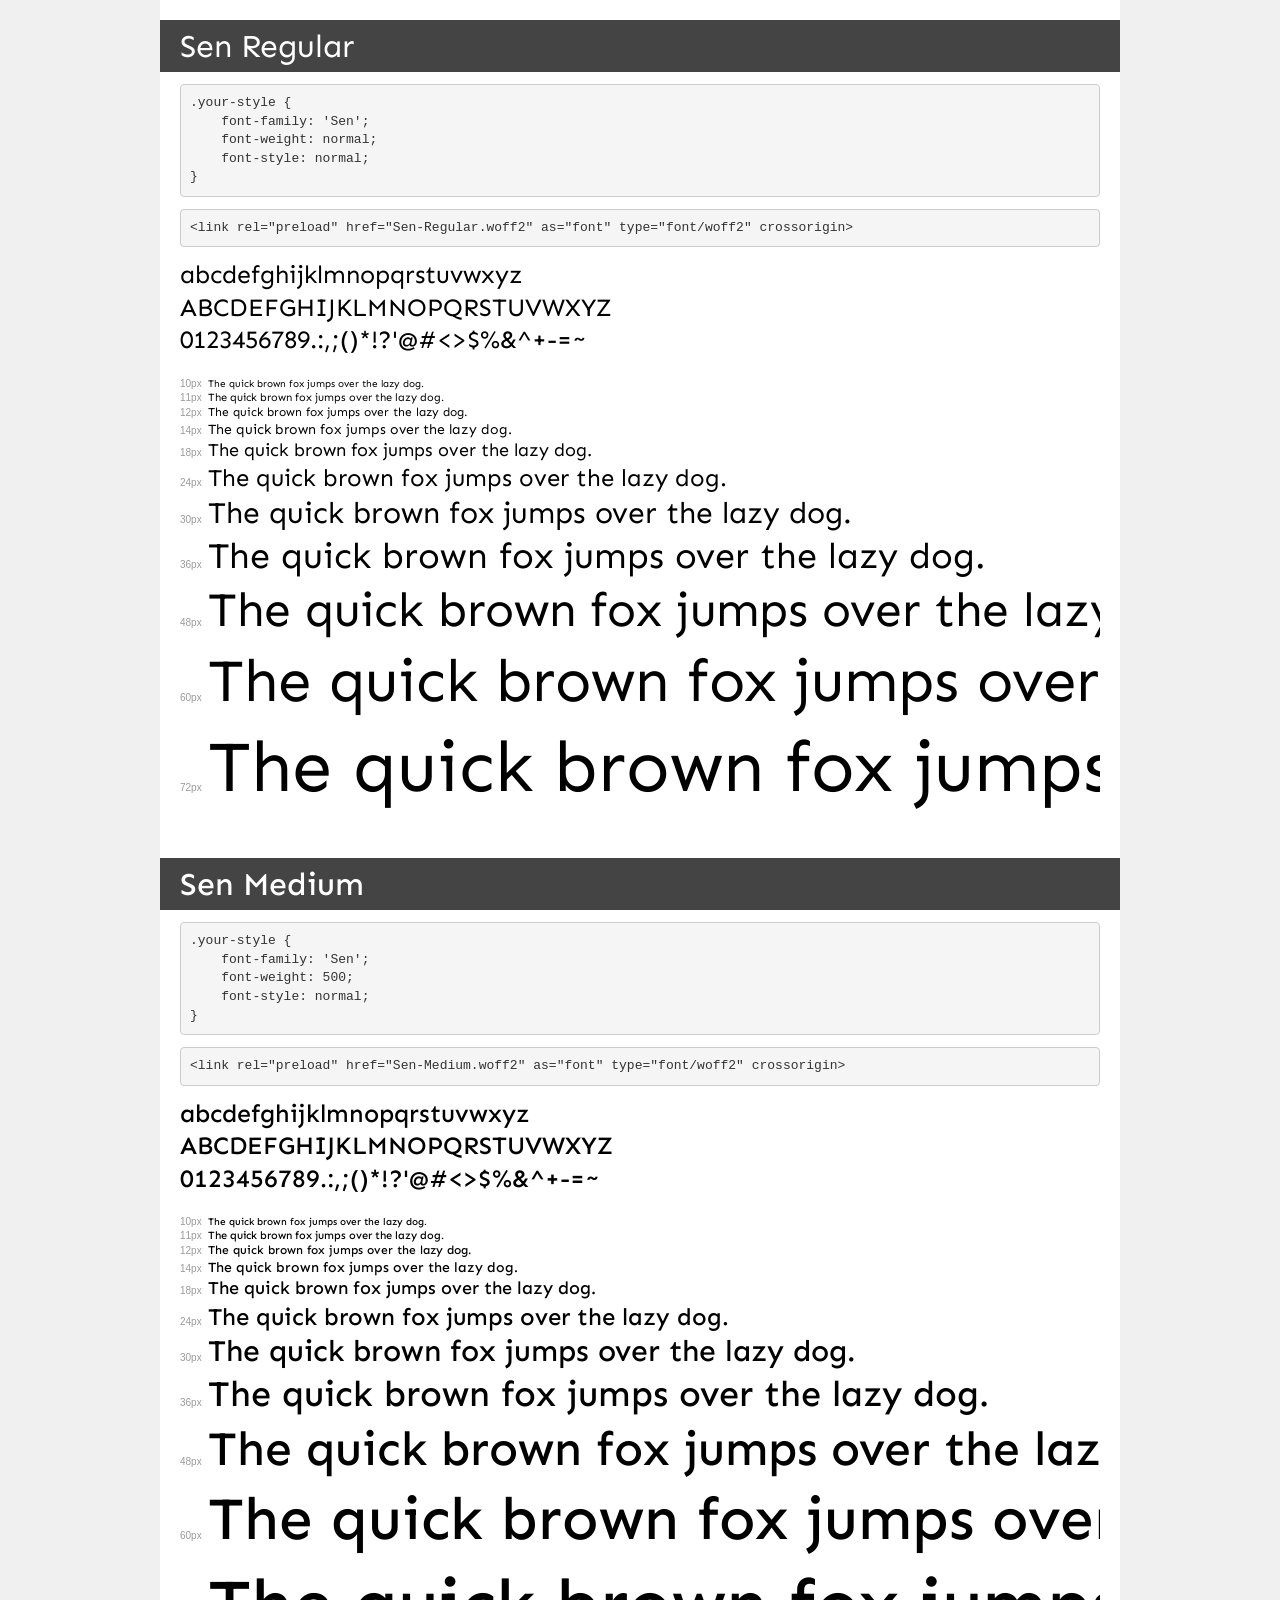
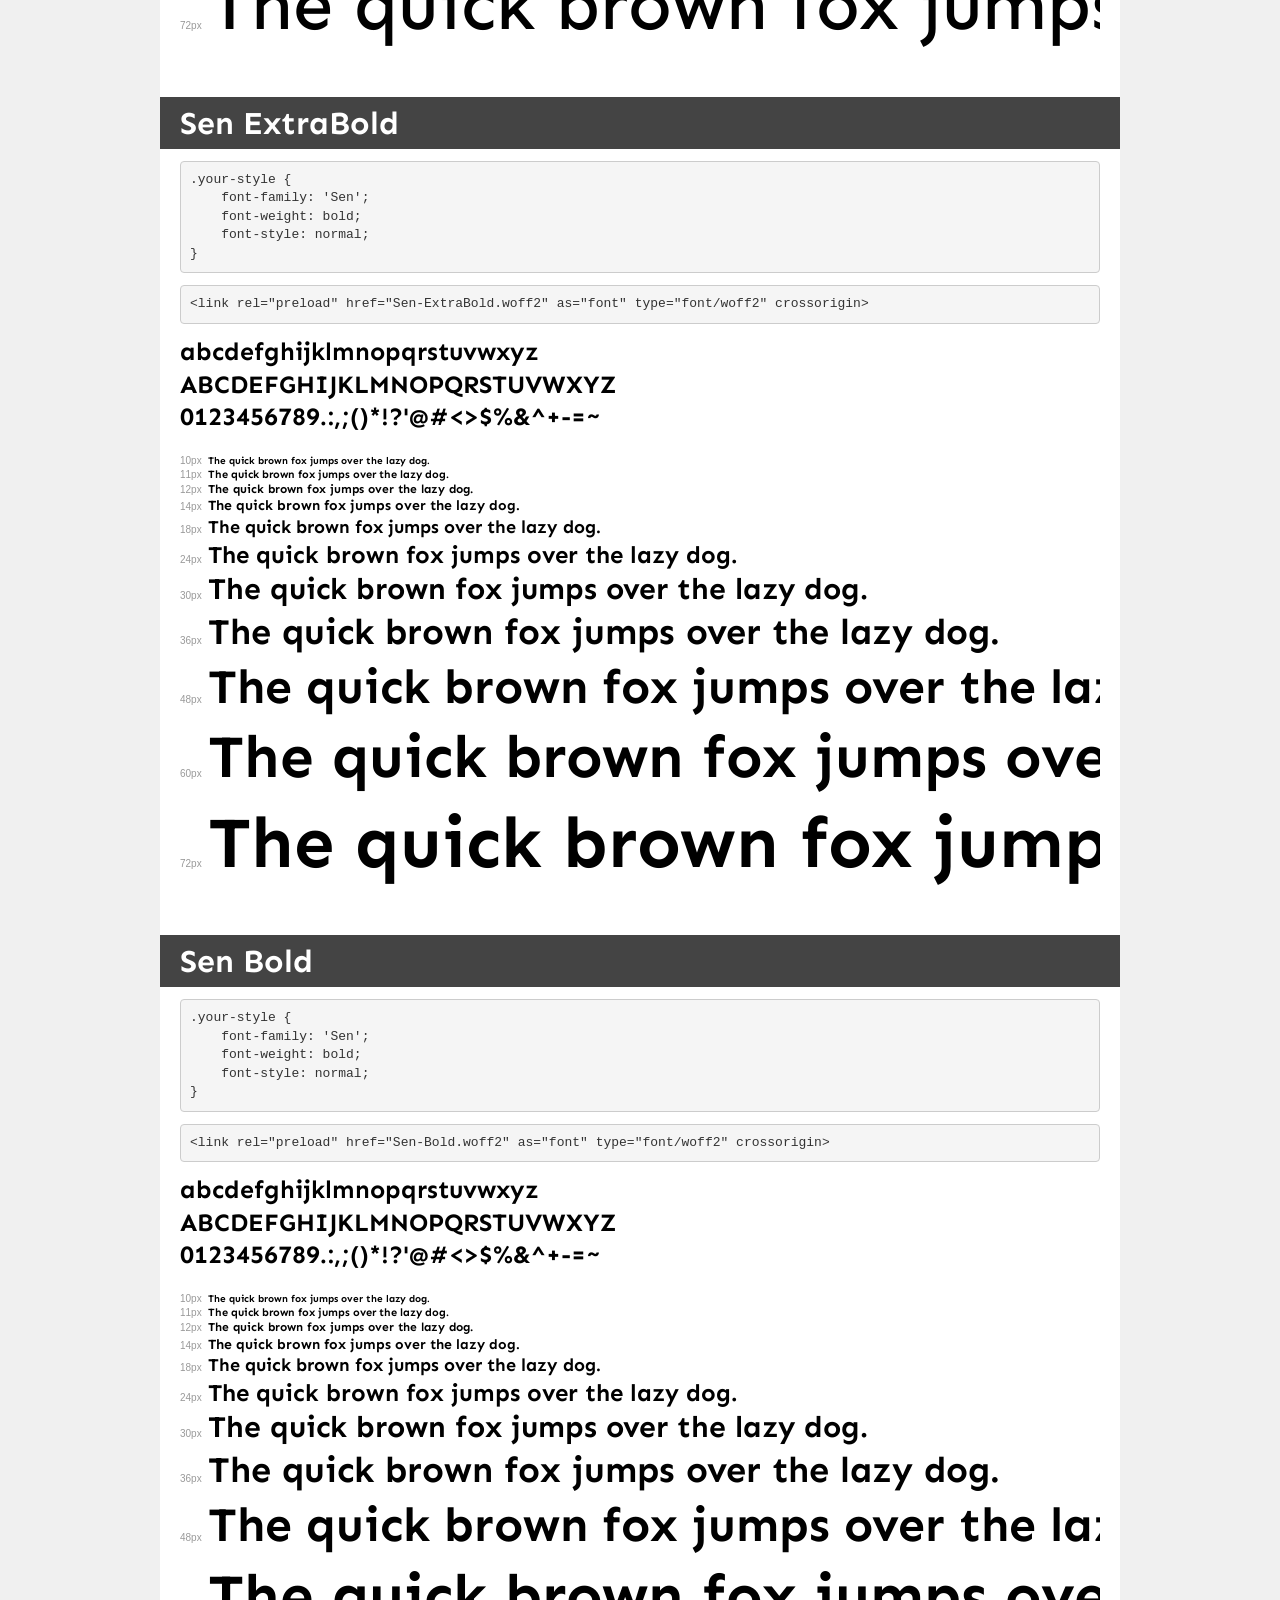
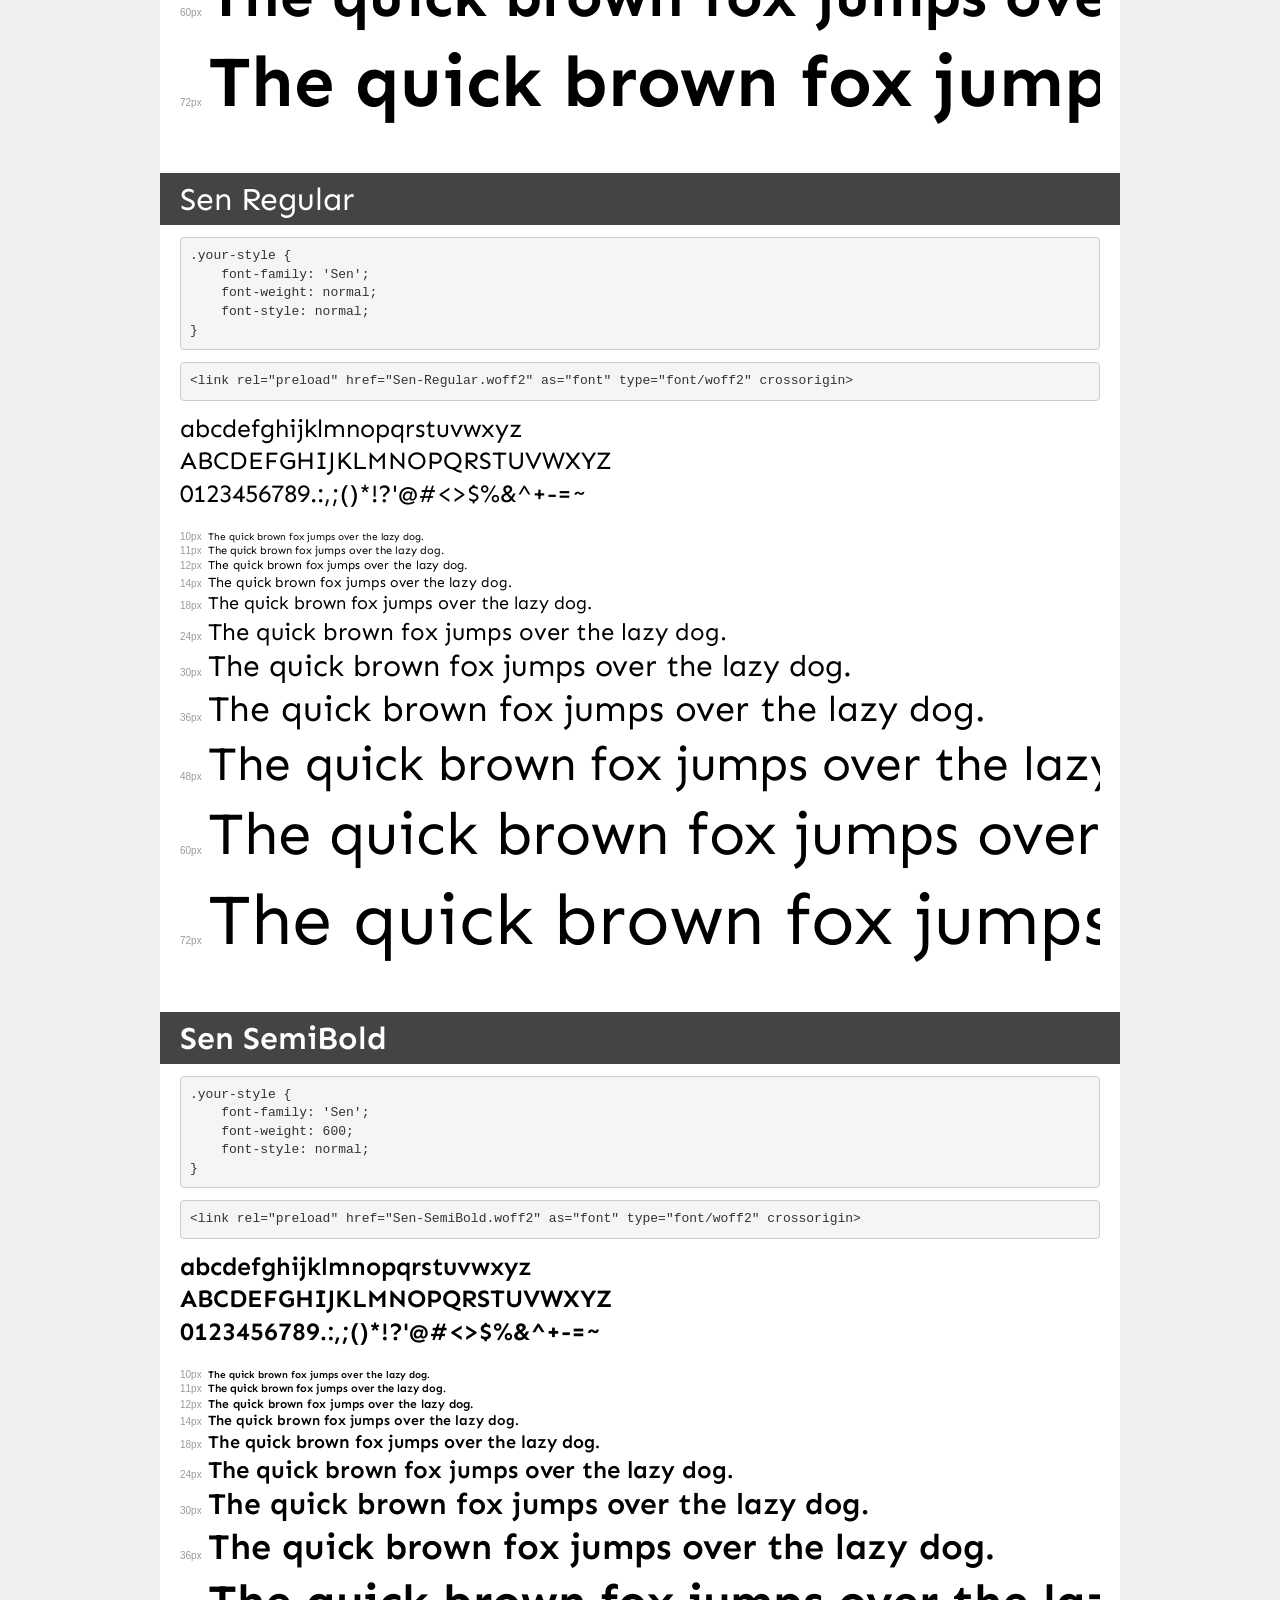
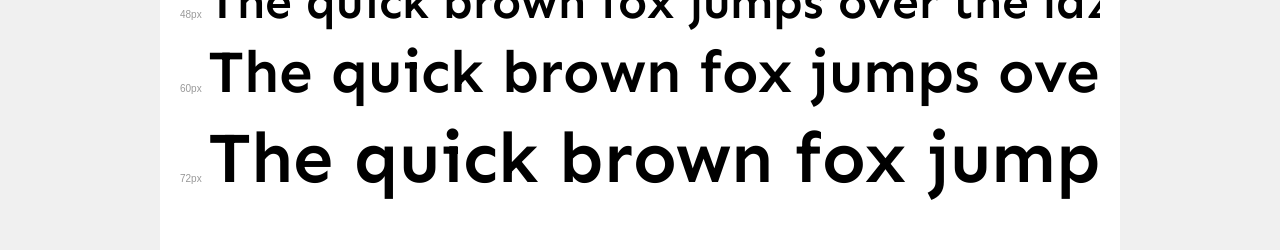
<file: fonts/transfonter.org-20240730-151510-Sen/demo.html>
<!DOCTYPE html>
<html lang="en">
<head>
    <meta charset="utf-8">
    <meta http-equiv="X-UA-Compatible" content="IE=edge">
    <meta name="viewport" content="width=device-width, initial-scale=1">
    <meta name="robots" content="noindex, noarchive">
    <meta name="format-detection" content="telephone=no">
    <title>Transfonter demo</title>
    <link href="stylesheet.css" rel="stylesheet">
    <style>
        /*
        http://meyerweb.com/eric/tools/css/reset/
        v2.0 | 20110126
        License: none (public domain)
        */
        html, body, div, span, applet, object, iframe,
        h1, h2, h3, h4, h5, h6, p, blockquote, pre,
        a, abbr, acronym, address, big, cite, code,
        del, dfn, em, img, ins, kbd, q, s, samp,
        small, strike, strong, sub, sup, tt, var,
        b, u, i, center,
        dl, dt, dd, ol, ul, li,
        fieldset, form, label, legend,
        table, caption, tbody, tfoot, thead, tr, th, td,
        article, aside, canvas, details, embed,
        figure, figcaption, footer, header, hgroup,
        menu, nav, output, ruby, section, summary,
        time, mark, audio, video {
            margin: 0;
            padding: 0;
            border: 0;
            font-size: 100%;
            font: inherit;
            vertical-align: baseline;
        }
        /* HTML5 display-role reset for older browsers */
        article, aside, details, figcaption, figure,
        footer, header, hgroup, menu, nav, section {
            display: block;
        }
        body {
            line-height: 1;
        }
        ol, ul {
            list-style: none;
        }
        blockquote, q {
            quotes: none;
        }
        blockquote:before, blockquote:after,
        q:before, q:after {
            content: '';
            content: none;
        }
        table {
            border-collapse: collapse;
            border-spacing: 0;
        }
        /* demo styles */
        body {
            background: #f0f0f0;
            color: #000;
        }
        .page {
            background: #fff;
            width: 920px;
            margin: 0 auto;
            padding: 20px 20px 0 20px;
            overflow: hidden;
        }
        .font-container {
            overflow-x: auto;
            overflow-y: hidden;
            margin-bottom: 40px;
            line-height: 1.3;
            white-space: nowrap;
            padding-bottom: 5px;
        }
        h1 {
            position: relative;
            background: #444;
            font-size: 32px;
            color: #fff;
            padding: 10px 20px;
            margin: 0 -20px 12px -20px;
        }
        .letters {
            font-size: 25px;
            margin-bottom: 20px;
        }
        .s10:before {
            content: '10px';
        }
        .s11:before {
            content: '11px';
        }
        .s12:before {
            content: '12px';
        }
        .s14:before {
            content: '14px';
        }
        .s18:before {
            content: '18px';
        }
        .s24:before {
            content: '24px';
        }
        .s30:before {
            content: '30px';
        }
        .s36:before {
            content: '36px';
        }
        .s48:before {
            content: '48px';
        }
        .s60:before {
            content: '60px';
        }
        .s72:before {
            content: '72px';
        }
        .s10:before, .s11:before, .s12:before, .s14:before,
        .s18:before, .s24:before, .s30:before, .s36:before,
        .s48:before, .s60:before, .s72:before {
            font-family: Arial, sans-serif;
            font-size: 10px;
            font-weight: normal;
            font-style: normal;
            color: #999;
            padding-right: 6px;
        }
        pre {
            display: block;
            padding: 9px;
            margin: 0 0 12px;
            font-family: Monaco, Menlo, Consolas, "Courier New", monospace;
            font-size: 13px;
            line-height: 1.428571429;
            color: #333;
            font-weight: normal;
            font-style: normal;
            background-color: #f5f5f5;
            border: 1px solid #ccc;
            overflow-x: auto;
            border-radius: 4px;
        }
        /* responsive */
        @media (max-width: 959px) {
            .page {
                width: auto;
                margin: 0;
            }
        }
    </style>
</head>
<body>
<div class="page">
    <div class="demo">
        <h1 style="font-family: 'Sen'; font-weight: normal; font-style: normal;">Sen Regular</h1>
        <pre title="Usage">.your-style {
    font-family: 'Sen';
    font-weight: normal;
    font-style: normal;
}</pre>
        <pre title="Preload (optional)">
&lt;link rel=&quot;preload&quot; href=&quot;Sen-Regular.woff2&quot; as=&quot;font&quot; type=&quot;font/woff2&quot; crossorigin&gt;</pre>
        <div class="font-container" style="font-family: 'Sen'; font-weight: normal; font-style: normal;">
            <p class="letters">
                abcdefghijklmnopqrstuvwxyz<br>
ABCDEFGHIJKLMNOPQRSTUVWXYZ<br>
                0123456789.:,;()*!?'@#&lt;&gt;$%&^+-=~
            </p>
            <p class="s10" style="font-size: 10px;">The quick brown fox jumps over the lazy dog.</p>
            <p class="s11" style="font-size: 11px;">The quick brown fox jumps over the lazy dog.</p>
            <p class="s12" style="font-size: 12px;">The quick brown fox jumps over the lazy dog.</p>
            <p class="s14" style="font-size: 14px;">The quick brown fox jumps over the lazy dog.</p>
            <p class="s18" style="font-size: 18px;">The quick brown fox jumps over the lazy dog.</p>
            <p class="s24" style="font-size: 24px;">The quick brown fox jumps over the lazy dog.</p>
            <p class="s30" style="font-size: 30px;">The quick brown fox jumps over the lazy dog.</p>
            <p class="s36" style="font-size: 36px;">The quick brown fox jumps over the lazy dog.</p>
            <p class="s48" style="font-size: 48px;">The quick brown fox jumps over the lazy dog.</p>
            <p class="s60" style="font-size: 60px;">The quick brown fox jumps over the lazy dog.</p>
            <p class="s72" style="font-size: 72px;">The quick brown fox jumps over the lazy dog.</p>
        </div>
    </div>

    <div class="demo">
        <h1 style="font-family: 'Sen'; font-weight: 500; font-style: normal;">Sen Medium</h1>
        <pre title="Usage">.your-style {
    font-family: 'Sen';
    font-weight: 500;
    font-style: normal;
}</pre>
        <pre title="Preload (optional)">
&lt;link rel=&quot;preload&quot; href=&quot;Sen-Medium.woff2&quot; as=&quot;font&quot; type=&quot;font/woff2&quot; crossorigin&gt;</pre>
        <div class="font-container" style="font-family: 'Sen'; font-weight: 500; font-style: normal;">
            <p class="letters">
                abcdefghijklmnopqrstuvwxyz<br>
ABCDEFGHIJKLMNOPQRSTUVWXYZ<br>
                0123456789.:,;()*!?'@#&lt;&gt;$%&^+-=~
            </p>
            <p class="s10" style="font-size: 10px;">The quick brown fox jumps over the lazy dog.</p>
            <p class="s11" style="font-size: 11px;">The quick brown fox jumps over the lazy dog.</p>
            <p class="s12" style="font-size: 12px;">The quick brown fox jumps over the lazy dog.</p>
            <p class="s14" style="font-size: 14px;">The quick brown fox jumps over the lazy dog.</p>
            <p class="s18" style="font-size: 18px;">The quick brown fox jumps over the lazy dog.</p>
            <p class="s24" style="font-size: 24px;">The quick brown fox jumps over the lazy dog.</p>
            <p class="s30" style="font-size: 30px;">The quick brown fox jumps over the lazy dog.</p>
            <p class="s36" style="font-size: 36px;">The quick brown fox jumps over the lazy dog.</p>
            <p class="s48" style="font-size: 48px;">The quick brown fox jumps over the lazy dog.</p>
            <p class="s60" style="font-size: 60px;">The quick brown fox jumps over the lazy dog.</p>
            <p class="s72" style="font-size: 72px;">The quick brown fox jumps over the lazy dog.</p>
        </div>
    </div>

    <div class="demo">
        <h1 style="font-family: 'Sen'; font-weight: bold; font-style: normal;">Sen ExtraBold</h1>
        <pre title="Usage">.your-style {
    font-family: 'Sen';
    font-weight: bold;
    font-style: normal;
}</pre>
        <pre title="Preload (optional)">
&lt;link rel=&quot;preload&quot; href=&quot;Sen-ExtraBold.woff2&quot; as=&quot;font&quot; type=&quot;font/woff2&quot; crossorigin&gt;</pre>
        <div class="font-container" style="font-family: 'Sen'; font-weight: bold; font-style: normal;">
            <p class="letters">
                abcdefghijklmnopqrstuvwxyz<br>
ABCDEFGHIJKLMNOPQRSTUVWXYZ<br>
                0123456789.:,;()*!?'@#&lt;&gt;$%&^+-=~
            </p>
            <p class="s10" style="font-size: 10px;">The quick brown fox jumps over the lazy dog.</p>
            <p class="s11" style="font-size: 11px;">The quick brown fox jumps over the lazy dog.</p>
            <p class="s12" style="font-size: 12px;">The quick brown fox jumps over the lazy dog.</p>
            <p class="s14" style="font-size: 14px;">The quick brown fox jumps over the lazy dog.</p>
            <p class="s18" style="font-size: 18px;">The quick brown fox jumps over the lazy dog.</p>
            <p class="s24" style="font-size: 24px;">The quick brown fox jumps over the lazy dog.</p>
            <p class="s30" style="font-size: 30px;">The quick brown fox jumps over the lazy dog.</p>
            <p class="s36" style="font-size: 36px;">The quick brown fox jumps over the lazy dog.</p>
            <p class="s48" style="font-size: 48px;">The quick brown fox jumps over the lazy dog.</p>
            <p class="s60" style="font-size: 60px;">The quick brown fox jumps over the lazy dog.</p>
            <p class="s72" style="font-size: 72px;">The quick brown fox jumps over the lazy dog.</p>
        </div>
    </div>

    <div class="demo">
        <h1 style="font-family: 'Sen'; font-weight: bold; font-style: normal;">Sen Bold</h1>
        <pre title="Usage">.your-style {
    font-family: 'Sen';
    font-weight: bold;
    font-style: normal;
}</pre>
        <pre title="Preload (optional)">
&lt;link rel=&quot;preload&quot; href=&quot;Sen-Bold.woff2&quot; as=&quot;font&quot; type=&quot;font/woff2&quot; crossorigin&gt;</pre>
        <div class="font-container" style="font-family: 'Sen'; font-weight: bold; font-style: normal;">
            <p class="letters">
                abcdefghijklmnopqrstuvwxyz<br>
ABCDEFGHIJKLMNOPQRSTUVWXYZ<br>
                0123456789.:,;()*!?'@#&lt;&gt;$%&^+-=~
            </p>
            <p class="s10" style="font-size: 10px;">The quick brown fox jumps over the lazy dog.</p>
            <p class="s11" style="font-size: 11px;">The quick brown fox jumps over the lazy dog.</p>
            <p class="s12" style="font-size: 12px;">The quick brown fox jumps over the lazy dog.</p>
            <p class="s14" style="font-size: 14px;">The quick brown fox jumps over the lazy dog.</p>
            <p class="s18" style="font-size: 18px;">The quick brown fox jumps over the lazy dog.</p>
            <p class="s24" style="font-size: 24px;">The quick brown fox jumps over the lazy dog.</p>
            <p class="s30" style="font-size: 30px;">The quick brown fox jumps over the lazy dog.</p>
            <p class="s36" style="font-size: 36px;">The quick brown fox jumps over the lazy dog.</p>
            <p class="s48" style="font-size: 48px;">The quick brown fox jumps over the lazy dog.</p>
            <p class="s60" style="font-size: 60px;">The quick brown fox jumps over the lazy dog.</p>
            <p class="s72" style="font-size: 72px;">The quick brown fox jumps over the lazy dog.</p>
        </div>
    </div>

    <div class="demo">
        <h1 style="font-family: 'Sen'; font-weight: normal; font-style: normal;">Sen Regular</h1>
        <pre title="Usage">.your-style {
    font-family: 'Sen';
    font-weight: normal;
    font-style: normal;
}</pre>
        <pre title="Preload (optional)">
&lt;link rel=&quot;preload&quot; href=&quot;Sen-Regular.woff2&quot; as=&quot;font&quot; type=&quot;font/woff2&quot; crossorigin&gt;</pre>
        <div class="font-container" style="font-family: 'Sen'; font-weight: normal; font-style: normal;">
            <p class="letters">
                abcdefghijklmnopqrstuvwxyz<br>
ABCDEFGHIJKLMNOPQRSTUVWXYZ<br>
                0123456789.:,;()*!?'@#&lt;&gt;$%&^+-=~
            </p>
            <p class="s10" style="font-size: 10px;">The quick brown fox jumps over the lazy dog.</p>
            <p class="s11" style="font-size: 11px;">The quick brown fox jumps over the lazy dog.</p>
            <p class="s12" style="font-size: 12px;">The quick brown fox jumps over the lazy dog.</p>
            <p class="s14" style="font-size: 14px;">The quick brown fox jumps over the lazy dog.</p>
            <p class="s18" style="font-size: 18px;">The quick brown fox jumps over the lazy dog.</p>
            <p class="s24" style="font-size: 24px;">The quick brown fox jumps over the lazy dog.</p>
            <p class="s30" style="font-size: 30px;">The quick brown fox jumps over the lazy dog.</p>
            <p class="s36" style="font-size: 36px;">The quick brown fox jumps over the lazy dog.</p>
            <p class="s48" style="font-size: 48px;">The quick brown fox jumps over the lazy dog.</p>
            <p class="s60" style="font-size: 60px;">The quick brown fox jumps over the lazy dog.</p>
            <p class="s72" style="font-size: 72px;">The quick brown fox jumps over the lazy dog.</p>
        </div>
    </div>

    <div class="demo">
        <h1 style="font-family: 'Sen'; font-weight: 600; font-style: normal;">Sen SemiBold</h1>
        <pre title="Usage">.your-style {
    font-family: 'Sen';
    font-weight: 600;
    font-style: normal;
}</pre>
        <pre title="Preload (optional)">
&lt;link rel=&quot;preload&quot; href=&quot;Sen-SemiBold.woff2&quot; as=&quot;font&quot; type=&quot;font/woff2&quot; crossorigin&gt;</pre>
        <div class="font-container" style="font-family: 'Sen'; font-weight: 600; font-style: normal;">
            <p class="letters">
                abcdefghijklmnopqrstuvwxyz<br>
ABCDEFGHIJKLMNOPQRSTUVWXYZ<br>
                0123456789.:,;()*!?'@#&lt;&gt;$%&^+-=~
            </p>
            <p class="s10" style="font-size: 10px;">The quick brown fox jumps over the lazy dog.</p>
            <p class="s11" style="font-size: 11px;">The quick brown fox jumps over the lazy dog.</p>
            <p class="s12" style="font-size: 12px;">The quick brown fox jumps over the lazy dog.</p>
            <p class="s14" style="font-size: 14px;">The quick brown fox jumps over the lazy dog.</p>
            <p class="s18" style="font-size: 18px;">The quick brown fox jumps over the lazy dog.</p>
            <p class="s24" style="font-size: 24px;">The quick brown fox jumps over the lazy dog.</p>
            <p class="s30" style="font-size: 30px;">The quick brown fox jumps over the lazy dog.</p>
            <p class="s36" style="font-size: 36px;">The quick brown fox jumps over the lazy dog.</p>
            <p class="s48" style="font-size: 48px;">The quick brown fox jumps over the lazy dog.</p>
            <p class="s60" style="font-size: 60px;">The quick brown fox jumps over the lazy dog.</p>
            <p class="s72" style="font-size: 72px;">The quick brown fox jumps over the lazy dog.</p>
        </div>
    </div>

</div>
</body>
</html>
</file>
<file: css/style.css>
* {
    margin: 0;
    padding: 0;
    scroll-behavior: smooth;
    box-sizing: border-box;
}

:root {
    --color1: #232536;
    --color2: #FFD050;
    --color3: #4C4C4C;
    --color4: #592EA9;
    --color5: #6D6E76;
    --color6: #FBF6EA;
    --color7: #F4F0F8;
    --color8: #F4F4F4;
    --color9: #EDC14A;
    --color10: #161722;
    --color11: #C1C1C3;
    --font-family1: 'Inter';
    --font-family2: 'Sen';
}

.wrapper {
    width: 100%;
    margin: 0 auto;
    overflow: hidden;
}

.container {
    width: 100%;
    margin: auto;
    max-width: 1330px;
}

.d-flex {
    display: flex;
}

.d-flex-items {
    align-items: center;
    justify-content: space-between;
}

li,
a,
button {
    text-decoration: none;
}

.main__block {
    margin: 128px 0;
}

.banner {
    min-height: 100vh;
    position: relative;
    background-size: cover;
    background-repeat: no-repeat;
    background-image: url(../images/home/headerImg.png);
}

.overlay {
    top: 0;
    left: 0;
    width: 100%;
    height: 100%;
    position: absolute;
    background: rgba(0, 0, 0, 0.6);
}

.banner__block {
    flex-direction: column;
}

.banner__text,
.banner__text span {
    color: #fff;
    font-size: 16px;
    font-weight: 900;
    line-height: 20px;
    position: relative;
    letter-spacing: 3px;
    text-transform: uppercase;
    font-family: var(--font-family1);
}

.banner__text {
    font-weight: 500;
}

.banner .container {
    position: relative;
}

.banner__head {
    width: 100%;
    max-width: 800px;
    color: #fff;
    font-size: 56px;
    font-weight: 700;
    line-height: 64px;
    letter-spacing: -2px;
    padding: 44px 0 25px 0;
    font-family: var(--font-family2);
}

.date,
.author,
.author__name {
    color: #fff;
    font-size: 16px;
    font-weight: 400;
    line-height: 28px;
    position: relative;
    font-family: var(--font-family1);
}


.author__name {
    color: var(--color2);
}

.post__author__name {
    color: var(--color4);
}

.banner__caption {
    width: 100%;
    color: #fff;
    font-size: 16px;
    max-width: 599px;
    font-weight: 400;
    line-height: 28px;
    padding: 16px 0 48px 0;
    font-family: var(--font-family1);
}

.banner__button {
    width: 100%;
    font-size: 18px;
    max-width: 210px;
    font-weight: 700;
    line-height: 24px;
    padding: 16px 48px;
    color: var(--color1);
    background: var(--color2);
    font-family: var(--font-family2);
}

.banner__button:hover {
    background-color: var(--color9);
}


.posts__block,
.featured__section {
    margin-top: 128px;
}

.section__title {
    font-size: 36px;
    font-weight: 700;
    line-height: 48px;
    padding-bottom: 32px;
    color: var(--color1);
    letter-spacing: -2px;
    text-transform: capitalize;
    font-family: var(--font-family2);
}

.post__content {
    height: 755px;
    padding: 32px;
    margin-right: 32px;
    border: 1px #6d6e7626 solid;
}

.datetime,
.post__author {
    font-size: 14px;
    font-weight: 500;
    line-height: 20px;
    color: var(--color3);
    padding: 32px 0 16px 0;
    font-family: var(--font-family1);
}


.post__title {
    width: 100%;
    font-size: 28px;
    max-width: 670px;
    font-weight: 700;
    line-height: 40px;
    letter-spacing: -1px;
    color: var(--color1);
    font-family: var(--font-family2);
}

.post__content img {
    width: 100%;
}

.post__excerpt {
    width: 100%;
    font-size: 16px;
    max-width: 551px;
    font-weight: 400;
    line-height: 28px;
    color: var(--color5);
    padding: 16px 0 32px 0;
    font-family: var(--font-family1);
}

.read__more__button {
    width: 100%;
    font-size: 18px;
    max-width: 210px;
    font-weight: 700;
    line-height: 24px;
    padding: 16px 48px;
    color: var(--color1);
    display: inline-block;
    background: var(--color2);
    font-family: var(--font-family2);
}

.read__more__button:hover {
    background-color: var(--color9);
}

.view__all__link {
    font-size: 16px;
    font-weight: 400;
    line-height: 28px;
    padding-right: 30px;
    padding-bottom: 32px;
    color: var(--color4);
    font-family: var(--font-family1);
}

.scroll__section {
    height: 755px;
    overflow-y: scroll;
    padding-right: 18px;
    scrollbar-width: thin;
}

.article__block {
    width: 517px;
    padding-left: 32px;
}

.article__head {
    width: 100%;
    max-width: 369px;
    font-size: 24px;
    font-weight: 700;
    line-height: 32px;
    padding-bottom: 25px;
    color: var(--color1);
    font-family: var(--font-family2);
}

.article__block:hover {
    background-color: var(--color6);
}


.color__block {
    margin-top: 128px;
    justify-content: flex-end;
}

.yellow__block {
    width: 843px;
    height: 23px;
    background-color: var(--color2);
}

.purple__block {
    width: 282px;
    height: 23px;
    background-color: var(--color4);
}

.content__block {
    padding: 96px 0;
    justify-content: space-evenly;
    background-color: var(--color7);
}

.aside__title {
    font-size: 16px;
    font-weight: 600;
    line-height: 20px;
    letter-spacing: 3px;
    color: var(--color1);
    padding-bottom: 24px;
    text-transform: uppercase;
    font-family: var(--font-family1);
}

.aside__content {
    width: 100%;
    max-width: 493px;
    font-size: 36px;
    font-weight: 700;
    line-height: 48px;
    letter-spacing: -2px;
    color: var(--color1);
    font-family: var(--font-family2);
}

.aside__description,
.category__description {
    width: 100%;
    padding: 16px 0;
    font-size: 16px;
    max-width: 515px;
    font-weight: 400;
    line-height: 28px;
    color: var(--color5);
    font-family: var(--font-family1);
}

.aside__link {
    font-size: 18px;
    font-weight: 700;
    line-height: 32px;
    color: var(--color4);
    font-family: var(--font-family2);
}

.aside__content__block {
    width: 100%;
    max-width: 481px;
    font-size: 28px;
    font-weight: 700;
    line-height: 40px;
    color: var(--color1);
    letter-spacing: -1px;
    font-family: var(--font-family2);
}

.story__section {
    margin-top: 128px;
    position: relative;
}

.aside__block {
    bottom: 0;
    top: 120px;
    margin: auto;
    right: -340px;
    padding: 80px;
    position: absolute;
    flex-direction: column;
    background-color: #fff;
}

.story__text {
    font-size: 16px;
    font-weight: 600;
    line-height: 20px;
    letter-spacing: 3px;
    color: var(--color1);
    text-transform: uppercase;
    font-family: var(--font-family1);
}

.story__title {
    width: 100%;
    max-width: 546px;
    font-size: 48px;
    font-weight: 700;
    line-height: 64px;
    letter-spacing: -2px;
    color: var(--color1);
    padding: 24px 0 16px 0;
    font-family: var(--font-family2);
}

.story__section__img {
    width: 100%;
}

.story__description {
    width: 100%;
    font-size: 16px;
    font-weight: 400;
    max-width: 546px;
    line-height: 28px;
    color: var(--color5);
    padding-bottom: 32px;
    font-family: var(--font-family1);

}

.story__link {
    width: 100%;
    display: block;
    font-size: 18px;
    margin-top: 12px;
    max-width: 269px;
    font-weight: 700;
    line-height: 24px;
    padding: 16px 47px;
    color: var(--color1);
    background: var(--color2);
    font-family: var(--font-family2);
}

.featured__logos {
    justify-content: space-around;
}

.featured__logo__item {
    margin: 108px 0;
}

.testimonials__info {
    padding: 96px 0;
    justify-content: space-evenly;
    background-color: var(--color6);
}

.testimonial__title,
.testimonial__description {
    width: 100%;
    max-width: 345px;
}

.aside__info {
    padding-right: 80px;
    border-right: 1px solid #6d6e7669;
}

.aside__caption {
    align-items: flex-start;
    flex-direction: column;
}

.testimonial__text {
    width: 100%;
    max-width: 469px;
    font-size: 24px;
    font-weight: 700;
    line-height: 32px;
    padding-bottom: 121px;
    color: var(--color1);
    font-family: var(--font-family2);
}

.reviewer__info {
    padding-left: 16px;
}

.reviewer__name {
    font-size: 24px;
    font-weight: 700;
    line-height: 32px;
    color: var(--color1);
    text-transform: capitalize;
    font-family: var(--font-family2);
}

.reviewer__photo {
    width: 48px;
    height: 48px;
}

.reviewer__location {
    font-size: 16px;
    font-weight: 400;
    line-height: 28px;
    color: var(--color5);
    font-family: var(--font-family1);
}

.fa-solid {
    font-size: 19px;
}

.left__button {
    width: 48px;
    height: 48px;
    margin-right: 24px;
    margin-left: 121px;
    border-radius: 50%;
    align-items: center;
    justify-content: center;
    background-color: #fff;
}

.right__button {
    width: 62px;
    height: 62px;
    border-radius: 50%;
    align-items: center;
    color: var(--color8);
    justify-content: center;
    background-color: var(--color1);
}




/* Responsive Design */
@media (max-width: 1380px) {
    .post__content {
        height: 675px;
    }

    .featured__section {
        padding: 0 5%;
    }

    .posts__block {
        margin-right: 50px;
    }

    .post__content .post__title {
        font-size: 22px;
    }

    .post__content .post__excerpt {
        font-size: 14px;
    }

    .content__block {
        padding: 96px 5%;
    }

    .aside__section .aside__content,
    .aside__content__block {
        font-size: 28px;
        line-height: 36px;
    }

    .aside__section .aside__description {
        font-size: 16px;
        line-height: 26px;
    }

    .aside__section .aside__link {
        font-size: 18px;
    }

    .aside__section .aside__title {
        font-size: 16px;
    }

    .content__block aside {
        padding-right: 60px;
    }

    .story__section {
        padding: 0 5%;
    }

    .aside__block {
        bottom: auto;
        right: 0;
    }

    .story__title {
        font-size: 40px;
        line-height: 52px;
    }

    .story__description {
        font-size: 14px;
    }

    .story__link {
        font-size: 16px;
        padding: 14px 40px;
    }

    .featured__logos {
        display: grid;
        padding: 0 20px;
        justify-items: center;
        align-items: center;
        grid-template-columns: repeat(3, 1fr);
    }

    .featured__logo__item {
        max-width: 180px;
        margin: 60px 0;
    }
}

@media (max-width: 1215px) {
    .banner__head {
        font-size: 48px;
        line-height: 56px;
        max-width: 700px;
    }

    .banner__caption {
        max-width: 520px;
        font-size: 15px;
    }

    .banner__button {
        padding: 14px 40px;
    }
}

@media (max-width: 1195px) {
    .post__content {
        height: 720px;
    }

    .featured__post__block {
        flex-direction: column;
    }

    .featured__post__block .section__title {
        text-align: center;
    }

    .posts__block {
        padding: 0 5%;
    }

    .posts__block,
    .post__content {
        margin-right: 0;
    }

    .posts__block,
    .featured__section {
        margin-top: 65px;
    }
}

@media (max-width: 1100px) {

    .aside__section .aside__content,
    .aside__content__block {
        font-size: 28px;
        line-height: 36px;
        max-width: 600px;
    }

    .aside__section .aside__description {
        font-size: 14px;
        line-height: 24px;
        max-width: 580px;
    }

    .aside__link {
        font-size: 16px;
        max-width: 180px;
    }

    .aside__title {
        font-size: 14px;
        max-width: 160px;
    }

    .story__section {
        margin-top: 100px;
    }

    .aside__block {
        right: 45px;
        padding: 60px;
    }

    .story__title {
        font-size: 36px;
        line-height: 48px;
    }

    .story__description {
        font-size: 14px;
    }

    .story__link {
        font-size: 16px;
        padding: 14px 40px;
    }

    .testimonials__info {
        padding: 80px 0;
        flex-direction: row;
    }

    .testimonial__text {
        max-width: 420px;
        font-size: 20px;
        line-height: 28px;
        padding-bottom: 80px;
    }

    .aside__info {
        padding-right: 0;
    }

    .testimonial__title,
    .testimonial__description {
        max-width: 300px;
    }

    .testimonial__text {
        max-width: 420px;
        padding-bottom: 80px;
    }

    .reviewer__name {
        font-size: 20px;
    }

    .left__button,
    .right__button {
        width: 44px;
        height: 44px;
    }
}

@media (max-width: 992px) {
    .banner__head {
        font-size: 40px;
        line-height: 48px;
        max-width: 600px;
    }

    .banner__caption {
        max-width: 480px;
        font-size: 14px;
    }

    .banner__button {
        padding: 12px 36px;
    }
}

@media (max-width: 975px) {

    .aside__content,
    .aside__content__block {
        font-size: 24px;
        line-height: 36px;
        max-width: 600px;
    }

    .aside__description {
        font-size: 13px;
    }

    .color__block {
        margin-top: 70px;
        justify-content: center;
    }
}

@media (max-width: 900px) {
    .aside__block {
        top: 75px;
        right: 120px;
        position: absolute;
    }

    .testimonials__info {
        padding: 60px 0;
        flex-direction: column;
        align-items: center;
    }

    .info__block,
    .testimonials__info .aside__title {
        margin: auto;
    }

    .aside__info {
        margin: auto;
        text-align: center;
        border-right: none;
    }

    .testimonial__title,
    .testimonial__description {
        max-width: 100%;
        text-align: center;
    }

    .testimonial__text {
        font-size: 20px;
        max-width: 100%;
        padding: 20px 5% 60px;
        text-align: center;
    }
}

@media (max-width: 850px) {
   .aside__title {
        margin: auto;
        text-align: center;
    }

    .content__block {
        flex-direction: column;
        padding: 48px 0;
    }

    .content__block aside {
        padding-right: 0;
    }

    .aside__section .aside__content,
    .aside__content__block {
        font-size: 28px;
        line-height: 36px;
        text-align: center;
        margin: auto;
    }

    .aside__section .aside__description {
        margin: auto;
        font-size: 14px;
        line-height: 24px;
        text-align: center;
    }

    .aside__section .aside__link {
        margin: auto;
        display: grid;
        font-size: 16px;
        text-align: center;
        padding-bottom: 20px;
    }

    .content__block aside {
        padding: 0 5%;
    }
}

@media (max-width: 768px) {
    .banner__block {
        align-items: center;
        text-align: center;
    }

    .banner__head {
        font-size: 36px;
        line-height: 44px;
        padding: 32px 0 20px 0;
    }

    .banner__text,
    .author,
    .date,
    .banner__caption {
        font-size: 14px;
        line-height: 22px;
    }

    .banner__button {
        font-size: 16px;
        padding: 12px 40px;
        max-width: 180px;
    }

    .banner__caption {
        max-width: 100%;
        padding: 12px 0 32px 0;
    }

    .article__block {
        width: 100%;
        padding-left: 16px;
    }

    .article__head {
        font-size: 20px;
        line-height: 28px;
    }

    .article__block .datetime,
    .post__author {
        padding: 22px 0 14px 0;
    }

    .aside__block {
        padding: 40px;
    }

    .story__text {
        font-size: 14px;
        letter-spacing: 2px;
    }

    .story__title {
        font-size: 32px;
        line-height: 40px;
    }

    .story__description {
        font-size: 13px;
    }

    .story__link {
        font-size: 15px;
        padding: 12px 30px;
    }

    .featured__logos {
        grid-template-columns: repeat(2, 1fr);
    }

    .featured__logo__item {
        max-width: 150px;
        margin: 40px 0;
    }
}

@media (max-width: 700px) {
    .post__content {
        height: 680px;
    }

    .aside__block {
        position: static;
        right: auto;
        top: auto;
        padding: 20px;
    }

    .story__text,
    .story__title,
    .story__link,
    .story__description {
        margin: auto;
        text-align: center;
    }
}

@media (max-width: 600px) {
    .testimonials__info {
        padding: 40px 3%;
    }

    .testimonial__text {
        padding-bottom: 40px;
    }

    .reviewer__photo {
        width: 55px;
        height: 55px;
    }
}

@media (max-width: 550px) {
    .post__content {
        height: 550px;
        padding: 16px;
        text-align: center;
    }

    .post__content .post__title {
        font-size: 18px;
        line-height: 26px;
    }

    .post__content .post__excerpt {
        font-size: 12px;
        line-height: 24px;
    }

    .featured__post__block .section__title {
        font-size: 28px;
        line-height: 36px;
    }

    .read__more__button {
        font-size: 14px;
        padding: 10px 30px;
    }

    .article__block .post__author,
    .article__head {
        text-align: center;
    }

    .testimonial__text {
        font-size: 18px;
    }

    .info__block {
        align-items: center;
        flex-direction: column;
    }

    .info__block .reviewer__info {
        padding-left: 0;
    }

    .info__block .reviewer__location {
        font-size: 14px;
        margin-left: 30px;
    }

    .left__button {
        margin: 15px 80px 0px 0px;
    }

    .right__button {
        margin: -45px 0px 0px 45px;
    }
}

@media (max-width: 450px) {
    .banner__head {
        font-size: 28px;
        line-height: 36px;
        padding: 24px 0 16px 0;
    }

    .banner__text,
    .author,
    .date,
    .banner__caption {
        font-size: 12px;
    }

    .banner__button {
        font-size: 14px;
        padding: 10px 30px;
        max-width: 160px;
    }

    .banner__caption {
        padding: 10px 0 24px 0;
    }

    .post__content {
        height: 520px;
    }

    .posts__block .d-flex-items {
        justify-content: space-evenly;
    }

    .view__all__link {
        font-size: 16px;
    }

    .article__block {
        padding-left: 12px;
    }

    .article__block .article__head {
        font-size: 18px;
        line-height: 24px;
    }

    .article__block .post__author {
        font-size: 12px;
        line-height: 18px;
    }

    .post__author .datetime {
        font-size: 12px;
    }

    .content__block {
        padding: 32px 0;
    }

    .aside__section .aside__content,
    .aside__content__block {
        font-size: 22px;
        line-height: 32px;
    }

    .aside__section .aside__description {
        font-size: 12px;
        line-height: 20px;
    }

    .aside__section .aside__link {
        font-size: 14px;
    }

    .story__text {
        font-size: 12px;
        letter-spacing: 1px;
    }

    .story__title {
        font-size: 24px;
        line-height: 30px;
    }

    .story__description {
        font-size: 12px;
        line-height: 24px;
    }

    .story__link {
        font-size: 14px;
        padding: 10px 20px;
        max-width: 100%;
    }

    .featured__logos {
        padding: 30px 10px;
        grid-template-columns: 1fr;
    }

    .featured__logo__item {
        max-width: 120px;
        margin: 25px 0;
    }

    .testimonials__info {
        padding: 30px 0;
    }

    .testimonial__title,
    .testimonial__description,
    .testimonial__text {
        max-width: 100%;
        text-align: center;
    }

    .testimonial__description {
        font-size: 12px !important;
        padding: 15px 5%;
        line-height: 20px;
    }

    .testimonial__text {
        padding-top: 5px;
        font-size: 16px;
        line-height: 22px;
        padding-bottom: 25px;
    }
}

@media (max-width: 400px) {
    .article__block {
        padding-left: 8px;
    }

    .article__head {
        font-size: 16px;
        line-height: 22px;
    }

    .article__block .post__author {
        font-size: 11px;
        line-height: 16px;
    }

    .view__all__link {
        font-size: 14px;
    }

    .content__block {
        padding: 24px 0;
    }

    .aside__section .aside__content,
    .aside__content__block {
        font-size: 20px;
        line-height: 28px;
    }

    .aside__section .aside__description {
        font-size: 11px;
        line-height: 18px;
    }

    .aside__section .aside__link {
        font-size: 12px;
    }

    .story__section {
        margin-top: 80px;
    }

    .story__link {
        font-size: 14px;
        padding: 8px 15px;
    }

    .story__title {
        font-size: 22px;
    }

    .fa-solid {
        font-size: 14px;
    }
}

@media (max-width: 300px) {
    .testimonials__info {
        padding: 20px 0;
    }

    .testimonial__text {
        font-size: 18px;
        line-height: 24px;
    }
}
</file>
<file: css/header.css>
header {
    top: 0;
    width: 100%;
    z-index: 1000;
    position: sticky;
}

.header__block {
    align-items: center;
    background-color: var(--color1);
}

.website__logo {
    cursor: pointer;
}

.nav__links {
    list-style-type: none;
}

.nav__list {
    margin: 0 24px;
    display: inline-block;
    text-decoration: none;
}

.nav__links a {
    color: #fff;
    position: relative;
    display: inline-block;
    text-transform: capitalize;
    font-family: var(--font-family1);
}

.nav__links a::before {
    left: 0;
    bottom: 0;
    width: 100%;
    height: 3px;
    content: '';
    position: absolute;
    background: #fff;
    transform: scaleX(0);
    transform-origin: right;
    /* transition: transform 0.3s ease;  */
}


.sbc__button {
    border: none;
    margin: 10px 0;
    font-size: 18px;
    cursor: pointer;
    font-weight: 700;
    padding: 16px 48px;
    display: inline-block;
    background-color: #fff;
    transition: all 0.2 ease;
    color: var(--color1) !important;
    font-family: var(--font-family2) !important;
}

.sbc__button:hover {
    scale: 1.05;
}

.sbc__button:active {
    scale: 0.95;
}

label #btn,
label #cancel {
    color: #fff;
    display: none;
    font-size: 28px;
    cursor: pointer;
    line-height: 80px;
}

#check {
    display: none;
}



/* Responsive Design */
@media (max-width: 1380px) {

    .header__block,
    .banner__block {
        padding: 0 5%;
    }
}

@media (max-width: 915px) {
    header .nav__list {
        margin: 0 15px;
        font-size: 15px;
    }

    header .sbc__button {
        margin-left: 10px;
        padding: 16px 35px;
    }
}

@media (max-width: 780px) {
    header .nav__list {
        margin: 0 10px;
        font-size: 14px;
    }

    header.sbc__button {
        padding: 16px 22px;
    }
}

@media (max-width: 720px) {
    label #btn {
        display: block !important;
    }

    header .nav__links {
        left: -100%;
        top: 80px;
        width: 100%;
        height: 100vh;
        position: fixed;
        text-align: center;
        transition: all .5s;
        background: #232536cf;
        backdrop-filter: blur(15px);
    }

    header .nav__list {
        display: block;
        margin: 30px 0;
        line-height: 30px;
    }

    header .nav__list a {
        font-size: 18px;
    }

    header .sbc__button {
        padding: 16px 60px;
    }

    #check:checked~ul {
        left: 0;
    }

    #check:checked~label #btn {
        display: none !important;
    }

    #check:checked~label #cancel {
        display: block !important;
    }
}
</file>
<file: css/footer.css>
.footer__block {
    width: 100%;
    padding: 60px 80px;
    background-color: var(--color1);
}

.sbc__block {
    margin: 60px 0;
    padding: 80px 65px;
    background-color: #ffffff12;
    justify-content: space-between;
}

.sbc__block__form {
    gap: 24px;
}

.sbc__title {
    width: 100%;
    max-width: 562px;
    color: #fff;
    font-size: 36px;
    font-weight: 700;
    line-height: 48px;
    margin-right: 65px;
    letter-spacing: -2px;
    font-family: var(--font-family2);
}

.email__input {
    width: 323px;
    font-size: 16px;
    font-weight: 400;
    line-height: 28px;
    padding: 14px 25px;
    letter-spacing: 0px;
    color: var(--color5);
    background-color: #ffffff05;
    border: 1px solid var(--color3);
    font-family: var(--font-family1);
}

.footer__sbc__button {
    background-color: var(--color2);
}

.foother__caption {
    color: #ffffff80;
    font-size: 16px;
    font-weight: 400;
    line-height: 28px;
    font-style: normal;
    letter-spacing: 0px;
    font-family: var(--font-family1);
}

.social__link {
    padding-right: 16px;
}

.social__ficon {
    color: var(--color5);
}

.social__icons {
    width: 16px;
    height: 16px;
    color: var(--color1);
}


/* Responsive Design */
@media (max-width: 1215px) {
    .sbc__block {
        flex-direction: column;
        align-items: center;
    }

    .sbc__title {
        font-size: 32px;
        max-width: 500px;
        text-align: center;
        margin-bottom: 30px;
    }

    .sbc__block__form {
        gap: 20px;
        width: 100%;
        max-width: 525px;
    }
}

@media (max-width: 992px) {
    .footer__block div {
        flex-direction: column;
        align-items: center;
    }


    footer .nav__links {
        padding-top: 30px;
        text-align: center;
    }

    footer .nav__list {
        padding: 10px 0;
    }


    .footer__caption__block {
        text-align: center;
        margin-bottom: 20px;
    }

    footer .social__link {
        padding: 0 10px;
    }

    footer .social__ficon {
        font-size: 24px;
    }
}

@media (max-width: 768px) {
    .sbc__title {
        font-size: 30px;
        text-align: center;
        margin-right: 0;
        margin-bottom: 20px;
    }

    .sbc__block__form {
        flex-direction: column;
        width: 100%;
        max-width: 400px;
    }

    .email__input,
    .footer__sbc__button {
        width: 100%;
    }

    .sbc__block {
        margin: 30px 0;
        padding: 50px 40px;
    }
}



@media (max-width: 565px) {
    .sbc__title {
        font-size: 26px;
    }

    .email__input,
    .footer__sbc__button {
        width: 100%;
    }

    .sbc__block {
        margin: 22px 0;
        padding: 40px 30px;
    }

    footer .social__link {
        padding: 0 8px;
    }

    footer .social__ficon {
        font-size: 22px;
    }
}

@media (max-width: 450px) {
    .footer__block {
        padding: 30px 20px;
    }

    .sbc__title {
        font-size: 24px;
        line-height: 32px;
    }

    .sbc__block {
        padding: 30px 20px;
    }

    .email__input,
    .footer__sbc__button {
        width: 100%;
        padding: 12px 20px;
    }

    .footer__caption__block {
        text-align: center;
        margin-bottom: 15px;
    }

    footer .social__link {
        padding: 0 5px;
    }

    footer .social__ficon {
        font-size: 20px;
    }

}

@media (max-width: 355px) { 
    footer .nav__links {
        display: flex;
        flex-direction: column;
    }
    
}
</file>
<file: css/all__categories.css>
.category__title {
    text-align: center;
    padding-top: 128px;
}

.category__block {
    max-width: 296px;
    position: relative;
    padding: 32px 32px 16px 32px;
    border: 1px solid var(--color5);
}

.category__block:hover {
    border: none;
    background-color: var(--color2);
}

.category__icon__block {
    width: 48px;
    height: 48px;
    border-radius: 5px;
    position: relative;
    background-color: var(--color6);
}

.category__icon {
    top: 0;
    left: 0;
    right: 0;
    bottom: 0;
    margin: auto;
    position: absolute;
}

.category__head {
    font-size: 28px;
    font-weight: 700;
    line-height: 40px;
    padding-top: 16px;
    letter-spacing: -1px;
    display: inline-block;
    color: var(--color1);
    font-family: var(--font-family2);
}

.category__description {
    width: 100%;
    max-width: 232px;
}



/* Responsive Design */
@media (max-width: 1380px) {
    .choose__category {
        flex-wrap: wrap;
        margin: 0 15px;
        gap: 30px;
        justify-content: center;
    }

    .category__title {
        padding-top: 80px;
    }

    .category__icon__block {
        width: 50px;
        height: 50px;
    }

    .category__head {
        font-size: 24px;
        line-height: 32px;
    }

    .category__description {
        font-size: 16px;
        line-height: 24px;
    }
}

@media (max-width: 660px) {
    .category__title {
        font-size: 35px;
    }

    .category__block {
        width: 100%;
        display: flex;
        margin: 0 10px;
        align-items: center;
        flex-direction: column;
    }

    .category__description {
        font-size: 14px;
        text-align: center;
    }

    .category__head {
        font-size: 28px;
    }
}

@media (max-width: 350px) {
    .category__title {
        font-size: 30px !important;
    }
}
</file>
<file: css/join__us.css>
.join__us__section {
    padding: 128px 0;
    align-items: center;
    flex-direction: column;
}

.join__us__header {
    width: 100%;
    max-width: 414px;
    font-size: 36px;
    font-weight: 700;
    line-height: 48px;
    text-align: center;
    letter-spacing: -2px;
    color: var(--color1);
    font-family: var(--font-family2);
}

.join__us__text {
    width: 100%;
    max-width: 405px;
    font-size: 16px;
    font-weight: 400;
    line-height: 28px;
    text-align: center;
    color: var(--color5);
    padding: 16px 0 32px 0;
    font-family: var(--font-family1);
}

.join__us__btn {
    width: 100%;
    max-width: 174px;
    font-size: 18px;
    font-weight: 700;
    line-height: 24px;
    color: var(--color1);
    text-transform: capitalize;
    padding: 16px 48px 16px 48px;
    background-color: var(--color2);
    font-family: var(--font-family2);
}

/* Responsive Design */
@media (max-width: 768px) {
    .join__us__section {
        padding: 80px 3%;
    }

    .join__us__header {
        font-size: 28px;
        line-height: 40px;
        max-width: 360px;
    }

    .join__us__text {
        font-size: 14px;
        line-height: 24px;
        max-width: 360px;
    }

    .join__us__btn {
        font-size: 16px;
        max-width: 160px;
        padding: 12px 36px;
        text-align: center;
    }
}

@media (max-width: 400px) {
    .join__us__section {
        padding: 48px 5%;
    }

    .join__us__header {
        font-size: 22px;
        line-height: 32px;
    }

    .join__us__text {
        font-size: 13px;
        line-height: 18px;
    }

    .join__us__btn {
        font-size: 13px;
        padding: 8px 24px;
    }
}
</file>
<file: css/list__authors.css>
.list__authors {
    text-align: center;
    text-transform: none;
}

.article__list {
    width: 100%;
    max-width: 296px;
    padding: 40px 28px;
    align-items: center;
    flex-direction: column;
    background-color: var(--color8);
}

.author__info {
    align-items: center;
    flex-direction: column;
}

.article__list:hover {
    border: 1px solid #000;
    background-color: var(--color6);
}

.name__author {
    font-size: 28px;
    font-weight: 700;
    line-height: 40px;
    padding-top: 20px;
    text-align: center;
    color: var(--color1);
    letter-spacing: -1px;
    display: inline-block;
    text-transform: capitalize;
    font-family: var(--font-family2);
}

.author__proffesion {
    font-size: 14px;
    font-weight: 400;
    line-height: 20px;
    letter-spacing: 0px;
    color: var(--color5);
    padding-bottom: 20px;
    text-align: center;
    text-transform: capitalize;
    font-family: var(--font-family1);
}

.social__link {
    padding-right: 16px;
}

.social__ficon {
    color: var(--color5);
}

.social__icons {
    width: 16px;
    height: 16px;
    color: var(--color1);
}


/* Responsive Design */
@media (max-width: 1380px) {
    .list__authors__block {
        gap: 40px;
        flex-wrap: wrap;
    }
    .list__authors__block {
        padding: 0 3%;
        justify-content: center;
    }
}

@media (max-width: 768px) {
    .article__list {
        max-width: 90%;
        padding: 25px;
    }

    .name__author {
        font-size: 24px;
        line-height: 32px;
    }
 
    .author__proffesion {
        font-size: 14px;
        line-height: 18px;
        padding-top: 8px;
    }

    .social__icons {
        width: 14px;
        height: 14px;
    }
}

@media (max-width: 450px) {
    .list__authors__block {
        padding: 0 6%;
    }

    .article__list {
        max-width: 100%;
        padding: 16px;
    }

    .name__author {
        font-size: 20px;
        line-height: 28px;
    }

    .social__icons {
        width: 12px;
        height: 12px;
    }
}
</file>
<file: fonts/transfonter.org-20240730-150921-Inter/stylesheet.css>
@font-face {
    font-family: 'Inter';
    src: url('Inter-Regular.woff2') format('woff2'),
        url('Inter-Regular.woff') format('woff');
    font-weight: normal;
    font-style: normal;
    font-display: swap;
}

@font-face {
    font-family: 'Inter';
    src: url('Inter-Medium.woff2') format('woff2'),
        url('Inter-Medium.woff') format('woff');
    font-weight: 500;
    font-style: normal;
    font-display: swap;
}

@font-face {
    font-family: 'Inter';
    src: url('Inter-Light.woff2') format('woff2'),
        url('Inter-Light.woff') format('woff');
    font-weight: 300;
    font-style: normal;
    font-display: swap;
}

@font-face {
    font-family: 'Inter';
    src: url('Inter-Bold.woff2') format('woff2'),
        url('Inter-Bold.woff') format('woff');
    font-weight: bold;
    font-style: normal;
    font-display: swap;
}

@font-face {
    font-family: 'Inter';
    src: url('Inter-Regular.woff2') format('woff2'),
        url('Inter-Regular.woff') format('woff');
    font-weight: normal;
    font-style: normal;
    font-display: swap;
}

@font-face {
    font-family: 'Inter';
    src: url('Inter-ExtraBold.woff2') format('woff2'),
        url('Inter-ExtraBold.woff') format('woff');
    font-weight: bold;
    font-style: normal;
    font-display: swap;
}

@font-face {
    font-family: 'Inter';
    src: url('Inter-ExtraLight.woff2') format('woff2'),
        url('Inter-ExtraLight.woff') format('woff');
    font-weight: 200;
    font-style: normal;
    font-display: swap;
}

@font-face {
    font-family: 'Inter';
    src: url('Inter-Black.woff2') format('woff2'),
        url('Inter-Black.woff') format('woff');
    font-weight: 900;
    font-style: normal;
    font-display: swap;
}

@font-face {
    font-family: 'Inter';
    src: url('Inter-SemiBold.woff2') format('woff2'),
        url('Inter-SemiBold.woff') format('woff');
    font-weight: 600;
    font-style: normal;
    font-display: swap;
}

@font-face {
    font-family: 'Inter';
    src: url('Inter-Thin.woff2') format('woff2'),
        url('Inter-Thin.woff') format('woff');
    font-weight: 100;
    font-style: normal;
    font-display: swap;
}
</file>
<file: fonts/transfonter.org-20240730-151510-Sen/stylesheet.css>
@font-face {
    font-family: 'Sen';
    src: url('Sen-Regular.woff2') format('woff2'),
        url('Sen-Regular.woff') format('woff');
    font-weight: normal;
    font-style: normal;
    font-display: swap;
}

@font-face {
    font-family: 'Sen';
    src: url('Sen-Medium.woff2') format('woff2'),
        url('Sen-Medium.woff') format('woff');
    font-weight: 500;
    font-style: normal;
    font-display: swap;
}

@font-face {
    font-family: 'Sen';
    src: url('Sen-ExtraBold.woff2') format('woff2'),
        url('Sen-ExtraBold.woff') format('woff');
    font-weight: bold;
    font-style: normal;
    font-display: swap;
}

@font-face {
    font-family: 'Sen';
    src: url('Sen-Bold.woff2') format('woff2'),
        url('Sen-Bold.woff') format('woff');
    font-weight: bold;
    font-style: normal;
    font-display: swap;
}

@font-face {
    font-family: 'Sen';
    src: url('Sen-Regular.woff2') format('woff2'),
        url('Sen-Regular.woff') format('woff');
    font-weight: normal;
    font-style: normal;
    font-display: swap;
}

@font-face {
    font-family: 'Sen';
    src: url('Sen-SemiBold.woff2') format('woff2'),
        url('Sen-SemiBold.woff') format('woff');
    font-weight: 600;
    font-style: normal;
    font-display: swap;
}
</file>
<file: css/about__us.css>
.article__list:hover {
    background-color: var(--color6);
}

.article__list {
    border: none !important;
    background-color: var(--color8);
}

.second__list {
    margin-top: 32px;
}

.about__block {
    width: 100%;
}

.about__block .aside__content {
    width: 100%;
    max-width: 398px;
}

.about__block .about__heading {
    top: 65px;
    z-index: 3;
    left: 138px;
    padding: 64px;
    position: relative;
    background-color: #fff;
}

.about__block .about__text__block {
    width: 100%;
    max-width: 477px;
    margin-left: 240px;
}

.about__block .about__paragraph {
    font-size: 16px;
    font-weight: 400;
    line-height: 28px;
    padding-top: 170px;
    color: var(--color3);
    font-family: var(--font-family1);

}

.image__section {
    position: relative;
}

.about__image {
    width: 100%;
    display: block;
}

.stats__section {
    left: 130px;
    width: 100%;
    bottom: 23px;
    max-width: 630px;
    padding: 32px 0;
    position: absolute;
    background-color: var(--color2);
}

.stat__block {
    margin: 0 38px;
}

.stat__number {
    font-size: 56px;
    line-height: 64px;
    letter-spacing: -2px;
}

.stat__label {
    font-size: 16px;
    font-weight: 400;
    line-height: 28px;
    letter-spacing: 0px;
    color: var(--color1);
    font-family: var(--font-family1);
}

.image__section .color__block {
    bottom: 0;
    left: 130px;
    width: 790px;
    position: absolute;
    justify-content: flex-start;
}

.image__section .yellow__block {
    width: 60%;
    height: 23px;
    background-color: var(--color2);
}

.image__section .purple__block {
    width: 40%;
    height: 23px;
    background-color: var(--color4);
}


.aside__content__block {
    width: 100%;
    max-width: 475px;
}

.content__block {
    padding: 128px 108px 64px;
}

.team__creatives__section {
    margin-top: 128px;
}

.team__creatives__content {
    width: 100%;
    max-width: 519px;
}

.team__creatives__title {
    font-size: 36px;
    line-height: 48px;
    letter-spacing: -2px;
}

.stat__number,
.team__creatives__intro,
.team__creatives__title {
    font-weight: 700;
    color: var(--color1);
    font-family: var(--font-family2);
}

.team__creatives__intro {
    font-size: 24px;
    line-height: 32px;
    padding: 16px 0;
    letter-spacing: 0px;
}

.team__creatives__description {
    width: 100%;
    max-width: 540px;
    font-size: 16px;
    font-weight: 400;
    line-height: 28px;
    letter-spacing: 0px;
    color: var(--color1);
    font-family: var(--font-family2);
}

.team__creatives__image__wrapper {
    position: relative;
}

.team__creatives__image {
    max-width: 100%;
}

.decorative__block {
    top: 140px;
    left: -50px;
    width: 100%;
    max-width: 103px;
    height: 116px;
    position: absolute;
    border-top-left-radius: 40px;
    background-color: var(--color2);
}

.blog__section {
    justify-content: flex-start;
}

.blog__content {
    padding-left: 64px;
}

.decorative__circle {
    left: 100px;
    width: 74px;
    height: 74px;
    bottom: -28px;
    border-radius: 50%;
    position: absolute;
    background-color: var(--color4);
}



/* @media (max-width: 1380px) {
    .about__block .about__heading {
        padding: 50px;
        font-size: 32px;
    }

    .about__block .about__text__block {
        margin-left: 180px;
        padding-top: 32px;
    }

    .about__block .about__paragraph {
        padding-top: 80px;
        padding-right: 5%;
        font-size: 14px;
    }

    .about__image {
        padding: 0 5%;
    }

    .stats__section {
        padding: 28px;
        margin: 0;
    }

    .stat__block {
        margin: 0 20px;
    }

    .image__section .color__block {
        left: 0;
        width: 80%;
    }
}

@media (max-width: 1100px) {
    .aside__content {
        font-size: 28px;
        line-height: 42px;
    }

    .about__block .about__text__block {
        padding-top: 20px;  /*
        margin-left: 150px;
    }

    .about__block .about__paragraph {
        padding-top: 50px;  /*
        font-size: 13px;
    }

    .stat__number {
        font-size: 44px;
    }

    .stat__label {
        font-size: 14px;
    }
}

@media (max-width: 850px) {
    .content__aside .aside__description {
        margin: auto;
        text-align: center !important;
    }
}

@media (max-width: 768px) {
    .about__block {
        flex-direction: column;
        align-items: center;
    }

    .about__heading,
    .about__text__block {
        margin-left: 0;
        padding: 20px;
        text-align: center;
        font-size: 26px;
    }

    .about__block .about__paragraph {
        padding-top: 30px;
        font-size: 12px;
    }

    .stats__section {
        margin: 20px 0;
        padding: 20px;
        text-align: center;
        width: 100%;
    }

    .stat__block {
        margin: 20px 0;
    }

    .image__section {
        margin-top: 20px;
        width: 100%;
    }

    .image__section .color__block {
        display: none;
    }
}

@media (max-width: 450px) {

    .about__heading,
    .about__text__block {
        padding: 16px;
        font-size: 22px;
    }

    .about__block .about__paragraph {
        font-size: 11px;
        padding-top: 20px;
    }

    .stats__section {
        padding: 16px;
    }

    .stat__block {
        margin: 16px 0;
    }

    .image__section {
        margin-top: 16px;
    }
}
*/


/* Responsive Design */

@media (max-width: 1380px) {
    .team__creatives__section {
        padding: 0 5%;
    }

    .team__creatives__content {
        padding-right: 30px;
    }

    .team__creatives__title {
        font-size: 32px;
        line-height: 42px;
    }

    .team__creatives__intro {
        font-size: 22px;
        line-height: 30px;
    }

    .team__creatives__description {
        font-size: 15px;
        line-height: 26px;
    }

    .team__creatives__image__wrapper {
        margin-top: 32px;
    }

    .blog__content {
        padding-left: 48px;
    }

    .decorative__block {
        top: 120px;
        left: -40px;
        height: 100px;
    }

    .decorative__circle {
        left: 80px;
        width: 64px;
        height: 64px;
    }
}

@media (max-width: 1100px) {
    .content__block {
        padding: 80px 70px 45px;
    }

    .decorative__block {
        height: 90px;
        max-width: 85px;
    }
}

@media (max-width: 1024px) {
    .team__creatives__section {
        margin-top: 96px;
    }

    .team__creatives__title {
        font-size: 28px;
        line-height: 38px;
    }

    .team__creatives__intro {
        font-size: 20px;
        line-height: 28px;
    }

    .team__creatives__description {
        font-size: 14px;
        line-height: 24px;
    }

    .team__creatives__image__wrapper {
        margin-top: 24px;
    }

    .blog__content {
        padding-left: 32px;
    }

    .decorative__block {
        top: 100px;
        left: -30px;
        height: 80px;
        max-width: 75px;
    }

    .decorative__circle {
        left: 60px;
        width: 54px;
        height: 54px;
    }
}

@media (max-width: 800px) {
    .team__creatives__section {
        flex-direction: column;
        align-items: center;
        text-align: center;
        margin-top: 60px;
    }

    .team__creatives__content {
        max-width: 100%;
        padding-right: 0;
    }

    .team__creatives__title {
        font-size: 30px;
        line-height: 34px;
        padding-top: 25px;
    }

    .team__creatives__intro {
        font-size: 18px;
        line-height: 26px;
        padding: 14px 3%;
    }

    .team__creatives__description {
        margin: auto;
        font-size: 14px;
        line-height: 22px;
        padding: 8px 5%;
    }

    .team__creatives__image__wrapper {
        margin-top: 24px;
        max-width: 80%;
    }

    .blog__content {
        padding-left: 0;
    }

    .decorative__block,
    .decorative__circle {
        display: none;
    }

    .content__block {
        padding: 40px 0;
    }
}

@media (max-width: 450px) {
    .team__creatives__content {
        max-width: 100%;
        padding-right: 0;
    }

    .team__creatives__title {
        padding-top: 20px;
        font-size: 24px;
        line-height: 34px;
    }

    .team__creatives__intro {
        font-size: 18px;
        line-height: 26px;
        padding: 14px 3%;
    }

    .team__creatives__description {
        font-size: 14px;
        line-height: 22px;
        padding: 8px 5%;
    }

    .team__creatives__image__wrapper {
        margin-top: 24px;
        max-width: 80%;
    }

    .blog__content {
        padding-left: 0;
    }
}
</file>
<file: css/blog.css>
.fa-solid {
    font-size: 19px;
}

.blog__img__block {
    width: 515px;
    height: 359px;
}

.blog__img {
    width: 100%;
    height: 100%;
}

.all__categories {
    text-align: left !important;
    padding-top: 70px !important;
}

.aside__content {
    width: 100%;
    /* max-width: 624px; */
}

.post__author {
    padding: 16px 0;
}

.aside__title {
    padding-bottom: 20px;
}

.post__excerpt {
    width: 100%;
    max-width: 624px;
    padding: 0;
}

.post__description {
    padding-bottom: 32px;
}

.all__posts__block {
    margin: 64px 0 !important;
    justify-content: start;
}

.posts__main__block {
    padding-left: 32px;
}

.all__posts__title {
    font-size: 48px;
    padding-top: 65px;
    line-height: 64px;
    text-transform: none;
    border-bottom: 1px solid #6d6e7654;
}

.all__posts__heading {
    font-size: 16px;
    font-weight: 600;
    line-height: 20px;
    letter-spacing: 3px;
    color: var(--color4);
    text-transform: uppercase;
    font-family: var(--font-family1);
}

.all__articles__title {
    width: 100%;
    max-width: 602.89px;
    font-size: 36px;
    font-weight: 700;
    line-height: 48px;
    padding: 20px 0 16px;
    color: var(--color1);
    letter-spacing: -2px;
    font-family: var(--font-family2);
}

.arrow__link {
    border: none;
    font-size: 24px;
    font-weight: 700;
    line-height: 32px;
    transition: 0.3s ease, transform 0.3s ease;
    padding-right: 17px;
    color: var(--color5);
    /* display: inline-flex; */
    background-color: #fff;
    font-family: var(--font-family2);
}

.arrow__link:hover {
    font-size: 28px;
    line-height: 40px;
    color: var(--color1);
    letter-spacing: -1px;
    transform: translateY(-3px);
}

.button__group {
    justify-content: center;
}

/* Responsive design */
@media (max-width: 1380px) {
    .category__title {
        text-align: center !important;
        padding-top: 100px;
    }

    .posts__big__block {
        padding: 0 5%;
    }
}

@media (max-width: 1150px) {
    .all__posts__heading {
        font-size: 14px;
    }

    .all__articles__title {
        font-size: 30px;
    }

    .posts__main__block .post__excerpt {
        font-size: 15px;
    }
}

@media (max-width: 1050px) {
    .all__posts__heading {
        font-size: 13px;
    }

    .all__articles__title {
        font-size: 28px;
        padding: 5px 0 10px;
    }

    .posts__main__block .post__excerpt {
        font-size: 13px;
        line-height: 24px;
    }
}

@media (max-width: 985px) {
    .content__block {
        padding: 50px 5%;
    }

    .post__description {
        font-size: 14px;
    }

    .content__block .blog__img__block {
        height: auto;
        padding: 0 3%;
        margin-bottom: 32px;
    }

}

@media (max-width: 900px) {
    .content__block .container {
        flex-direction: column;
        align-items: center;
        gap: 24px;
    }

    .content__block .blog__aside__block {
        padding: 0;
    }

    .blog__aside__block .aside__title {
        margin: auto;
        text-align: center;
    }

    .blog__aside__block .aside__content {
        font-size: 28px;
        line-height: 36px;
        margin: auto;
        text-align: center;
    }

    .blog__aside__block .post__author {
        text-align: center;
    }

    .blog__aside__block .post__excerpt {
        text-align: center;
    }

    .blog__img {
        max-width: 500px;
    }

    .blog__aside__block div {
        text-align: center;
    }

    .all__articles__title {
        font-size: 24px;
        line-height: 40px;
    }

    .posts__main__block .post__excerpt {
        font-size: 12px;
        line-height: 20px;
    }
}

@media (max-width: 768px) {

    .img__block,
    .blog__img__block {
        width: 100%;
        height: auto;
        max-width: 480px;
        margin-bottom: 32px;
    }

    .blog__img {
        width: 100%;
        height: auto;
    }

    .posts__main__block .post__excerpt {
        font-size: 14px;
        line-height: 24px;
        margin: auto;
        max-width: 90%;
        padding: 12px 0 24px;
    }

    .all__posts__block {
        flex-direction: column;
        align-items: center;
        margin: 25px 0 !important;
    }

    .posts__main__block {
        padding-left: 0;
        text-align: center;
    }

    .all__posts__title {
        font-size: 36px;
        padding-top: 45px;
        margin: auto;
        line-height: 48px;
    }

    .all__posts__heading {
        font-size: 14px;
    }
    .business {
        padding-top: 20px;
    }
    .all__articles__title {
        font-size: 26px;
        line-height: 36px;
        margin: auto;
        max-width: 90%;
        padding: 16px 0 12px;
    }

    .arrow__link {
        font-size: 20px;
        line-height: 28px;
        padding-right: 14px;
    }

    .arrow__link:hover {
        font-size: 24px;
        line-height: 34px;
    }

    .fa-solid {
        font-size: 16px;
    }
}

@media (max-width: 660px) {
    .all__posts__title {
        font-size: 32px !important;
    }
}

@media (max-width: 450px) {
    .content__block {
        padding: 30px 5%;
    }

    .blog__aside__block .aside__title {
        font-size: 14px;
        text-align: center;
    }

    .blog__aside__block .aside__content {
        font-size: 24px;
        line-height: 32px;
    }

    .posts__main__block .post__excerpt {
        font-size: 12px;
        line-height: 20px;
        padding: 8px 0 16px;
    }

    .all__posts__title {
        font-size: 28px;
        padding-top: 30px;
        line-height: 36px;
        text-align: center;
    }

    .all__articles__title {
        font-size: 24px;
    }

    .arrow__link {
        font-size: 18px;
        line-height: 24px;
        padding-right: 10px;
    }

    .arrow__link:hover {
        font-size: 22px;
        line-height: 30px;
    }

    .fa-solid {
        font-size: 14px;
    }

    .button__item {
        margin: 0 2px;
    }

    .all__categories {
        font-size: 30px !important;
        padding-top: 50px !important;
    }
}

@media (max-width: 350px) {
    .blog__img__block {
        width: 100%;
        height: auto;
        max-width: 380px;
        margin-bottom: 24px;
    }

    .blog__aside__block .read__more__button {
        font-size: 14px;
        padding: 12px 32px;
        max-width: 160px;
    }
}

@media (max-width: 325px) {
    .content__block .blog__img__block {
        width: 100%;
        height: auto;
        max-width: 320px;
        margin-bottom: 16px;
    }

    .content__block .blog__img {
        width: 100%;
        height: auto;
    }

    .all__posts__title {
        font-size: 24px;
        padding-top: 40px;
        line-height: 32px;
    }

    .all__articles__title {
        font-size: 22px;
        line-height: 30px;
    }
}
</file>
<file: css/author.css>
.profile__block {
    padding-top: 128px;
    background-color: var(--color7);
}

.my__post__section {
    flex-direction: column;
    /* justify-content: center; */
}

.profile__container {
    justify-content: center;
}

.profile__info {
    padding-left: 32px;
}

.profile__img {
    width: 251px;
    /* height: 294px; */
}

.profile__title {
    width: 100%;
    max-width: 669px;
    font-size: 48px;
    font-weight: 700;
    line-height: 64px;
    letter-spacing: -2px;
    color: var(--color1);
    font-family: var(--font-family2);
}

.profile__text {
    width: 100%;
    max-width: 645px;
    padding: 25px 0;
    font-size: 16px;
    font-weight: 400;
    line-height: 28px;
    color: var(--color5);
    font-family: var(--font-family1);
}

.social__ficon {
    color: var(--color1);
}

.my__post__block {
    font-size: 48px;
    line-height: 64px;
}

.posts__img {
    width: 100%;
    height: 100%;
}

.author__img {
    width: 412px;
    height: 320px;
}

.all__posts__block {
    margin: 64px 0;
    justify-content: start;
}

.post__excerpt {
    width: 100%;
    max-width: 580px;
}

.all__articles__title {
    width: 100%;
    max-width: 565px !important;
    padding: 20px 0 0px;
}

.section__title {
    padding-bottom: 0;
}

/* Responsive Design */

@media (max-width: 1100px) {
    .my__post__section {
        padding: 0 5%;
    }

    .profile__title {
        font-size: 40px;
        line-height: 56px;
    }

    .profile__img {
        width: 200px;
    }

    .profile__info {
        padding-left: 20px;
    }
}

@media (max-width: 900px) {
    .profile__container {
        padding: 0 5%;
    }

    .profile__block {
        padding-top: 96px;
    }
}

@media (max-width: 800px) {
    .profile__container {
        flex-direction: column;
        align-items: center;
    }

    .profile__img {
        width: 180px;
        margin-bottom: 20px;
    }

    .profile__info {
        padding-left: 0;
        text-align: center;
    }

    .profile__title {
        font-size: 32px;
        line-height: 48px;
    }

    .profile__text {
        font-size: 14px;
        line-height: 24px;
    }
}

@media (max-width: 450px) {
    .profile__title {
        font-size: 28px;
        line-height: 40px;
    }

    .profile__text {
        font-size: 12px;
        line-height: 20px;
        padding: 15px 0;
    }

    .profile__img {
        width: 150px;
    }

    .profile__block {
        padding-top: 70px;
    }
}
</file>
<file: css/category.css>
.business__category__block {
    padding: 80px 0;
    background-color: var(--color7);
}

.business__category__block~.blog__post__description {
    margin: 128px auto;
}

.business__category__title {
    font-size: 56px;
    font-weight: 700;
    line-height: 64px;
    text-align: center;
    letter-spacing: -2px;
    color: var(--color1);
    font-family: var(--font-family2);
}

.business__category__description {
    width: 100%;
    max-width: 515px;
    margin: auto;
    font-size: 16px;
    font-weight: 400;
    line-height: 28px;
    text-align: center;
    letter-spacing: 0px;
    padding: 16px 0 32px;
    color: var(--color5);
    font-family: var(--font-family1);
}

.business__category__link {
    font-size: 16px;
    font-weight: 500;
    line-height: 20px;
    letter-spacing: 3px;
    text-align: center;
    text-transform: uppercase;
    color: var(--color1);
    font-family: var(--font-family1);
}

.post__excerpt,
.all__articles__title {
    width: 100%;
    max-width: 512px;
}

.categories__section {
    align-items: flex-start;
}

.categories__title {
    font-size: 36px;
    font-weight: 700;
    line-height: 48px;
    padding-bottom: 40px;
    letter-spacing: -2px;
    color: var(--color1);
    font-family: var(--font-family2);
}

.categories__block {
    width: 100%;
    max-width: 296px;
    padding: 28px 24px;
    align-items: center;
    margin-bottom: 24px;
    border: 1.5px solid var(--color11);
}

.categories__block:hover {
    border: none;
    background-color: var(--color2);
}

.categories__all__tags {
    margin-top: 48px;
}

.category__head {
    padding-left: 16px;
    padding-top: 0 !important;
}

.tag {
    width: 100%;
    height: 48px;
    max-width: 133px;
    font-size: 14px;
    font-weight: 700;
    line-height: 32px;
    padding: 8px 38px;
    margin-right: 16px;
    flex-direction: row;
    align-items: center;
    margin-bottom: 16px;
    border-radius: 28px;
    color: var(--color1);
    justify-content: center;
    background-color: #fff;
    text-transform: capitalize;
    border: 2px solid var(--color5);
    font-family: var(--font-family2);
}

.experience__button {
    width: 100%;
    max-width: 149px;
}

.screen__button {
    width: 100%;
    max-width: 101px;
}

.technology__button {
    width: 100%;
    max-width: 181px;
}

.marketing__button {
    width: 100%;
    max-width: 178px;
}

.life__button {
    width: 100%;
    max-width: 104px;
}


/* Responsive Design */
@media (max-width: 1380px) {
    .categories__section {
        padding: 0 5%;
    }
}

@media (max-width: 1100px) {
    .business__category__title {
        font-size: 48px;
        line-height: 56px;
    }

    .business__category__description {
        font-size: 14px;
        line-height: 24px;
        padding: 12px 0 24px;
    }

    .business__category__link {
        font-size: 14px;
        line-height: 18px;
        letter-spacing: 2px;
    }

    .categories__section {
        flex-direction: column;
    }
}

@media (max-width: 992px) {

    .main__block,   
    .business__category__block~.blog__post__description {
        margin: 96px auto;
    }
}

@media (max-width: 800px) {
    .business__category__title {
        font-size: 40px;
        line-height: 48px;
    }

    .business__category__description {
        font-size: 13px;
        line-height: 22px;
        padding: 10px 3% 20px;
    }

    .business__category__block {
        padding: 60px 0;
    }

    .business__category__link {
        font-size: 13px;
        line-height: 16px;
        letter-spacing: 1.5px;
    }
}

@media (max-width: 450px) {

    .main__block,
    .business__category__block~.blog__post__description {
        margin: 70px auto;
    }

    .business__category__title {
        font-size: 32px;
        line-height: 40px;
    }

    .business__category__description {
        font-size: 12px;
        line-height: 20px;
        padding: 8px 3% 16px;
    }

    .business__category__block {
        padding: 40px 0;
    }

    .business__category__link {
        font-size: 12px;
        line-height: 14px;
        letter-spacing: 1px;
    }

    .categories__block,
    .tag {
        width: 100%;
        text-align: center;
        max-width: 100%;
    }

    .categories__section,
    .categories__block {
        text-align: center;
    }
}
</file>
<file: css/blog__post.css>
.blog__post__content {
    margin-top: 128px;
    /* align-items: center; */
    flex-direction: column;
}

.blog__post__content .reviewer__name {
    font-size: 28px;
    font-weight: 700;
    line-height: 40px;
    color: var(--color4);
    letter-spacing: -1px;
    font-family: var(--font-family2);
}

.blog__post__content .aside__content {
    margin: 24px 0 34px;
}

.blog__post__content .startup__icon {
    width: 18px;
    height: 18px;
    margin-top: 25px;
    margin-right: 8px;
}

.blog__post__content div {
    align-items: center;
}

.blogpost__img__block {
    width: 100%;
    max-width: 1330px;
}

.blog__post__img {
    width: 100%;
    margin: 64px 0;
}

.blog__post__description {
    width: 100%;
    max-width: 843px;
}

.blog__post__title {
    font-size: 36px;
    font-weight: 700;
    line-height: 48px;
    letter-spacing: -2px;
    color: var(--color1);
    font-family: var(--font-family2);
}

.blog__post__text {
    font-size: 16px;
    font-weight: 400;
    line-height: 28px;
    letter-spacing: 0px;
    padding-top: 16px;
    color: var(--color5);
    font-family: var(--font-family1);
}

.title__second {
    margin-top: 48px;
}

.text__second {
    margin: 24px 0;
}

.blog__post__list__item {
    font-size: 24px;
    font-weight: 700;
    line-height: 32px;
    margin-left: 23px;
    letter-spacing: 0px;
    color: var(--color10);
    font-family: var(--font-family2);
}


.read__text {
    color: #000;
    font-size: 36px;
    font-weight: 700;
    margin: 128px 0 64px;
    line-height: 48px;
    letter-spacing: -2px;
    font-family: var(--font-family2);
}

.article__img {
    width: 100%;
}

.read__article,
.article__img__block {
    width: 100%;
    max-width: 405px;
}

.read__article {
    margin-bottom: 65px;
}

.article__title {
    font-size: 28px;
    font-weight: 700;
    line-height: 40px;
    letter-spacing: -1px;
    color: var(--color1);
    font-family: var(--font-family2);
}

.article__text {
    font-size: 16px;
    font-weight: 400;
    line-height: 28px;
    padding-top: 16px;
    letter-spacing: 0px;
    color: var(--color1);
    font-family: var(--font-family1);
}

.bottom__line {
    border-bottom: 1px solid #6d6e7666;
}


/* Responsive Design */
@media (max-width: 1380px) {
    .next__read__article {
        padding: 0 3%;
    }

    .next__read__article .d-flex {
        gap: 20px;
        flex-wrap: wrap;
        justify-content: space-evenly;
    }

    .read__text {
        text-align: center;
    }

    .blogpost__img__block {
        padding: 0 5%;
    }
}

@media (max-width: 1200px) {
    .read__text {
        font-size: 32px;
        margin: 96px 0 48px;
        line-height: 42px;
        text-align: center;
    }

    .read__article .article__title {
        font-size: 24px;
        line-height: 36px;
        text-align: center;
    }

    .read__article .article__text {
        font-size: 15px;
        line-height: 26px;
        text-align: center;
    }

    .read__article .post__author {
        text-align: center;
    }
}

@media (max-width: 1100px) {
    .blog__post__content .category__head {
        font-size: 24px;
        line-height: 36px;
    }

    .blog__post__content .reviewer__name {
        font-size: 24px;
        line-height: 36px;
    }

    .blog__post__content .aside__content {
        font-size: 32px;
        line-height: 44px;
        text-align: center;
    }

    .blog__post__title {
        font-size: 32px;
        line-height: 42px;
    }

    .blog__post__text {
        font-size: 15px;
        line-height: 26px;
    }

    .blog__post__list__item {
        font-size: 22px;
        line-height: 30px;
    }
}

@media (max-width: 940px) {
    .blog__post__description {
        padding: 0 5%;
    }
}

@media (max-width: 883px) {
    .blog__post__content .category__head {
        font-size: 22px;
        line-height: 34px;
    }

    .blog__post__content .reviewer__name {
        font-size: 22px;
        line-height: 34px;
    }

    .blog__post__content .aside__content {
        font-size: 28px;
        line-height: 40px;
    }

    .blog__post__content .aside__content {
        margin-bottom: 14px;
    }

    .blog__post__content .startup__icon {
        width: 16px;
        height: 16px;
        margin-top: 20px;
    }

    .blog__post__content {
        margin-top: 50px;
        padding: 0 5%;
    }

    .blog__post__img {
        margin: 35px 0;
    }

    .blog__post__title {
        font-size: 28px;
        line-height: 38px;
    }

    .blog__post__text {
        font-size: 14px;
        line-height: 24px;
    }

    .blog__post__list__item {
        font-size: 20px;
        line-height: 28px;
    }

    .title__second {
        margin-top: 32px;
    }

    .text__second {
        margin: 16px 0;
    }

    .read__article,
    .article__img__block {
        max-width: 100%;
    }

    .read__text {
        font-size: 28px;
        margin: 72px 0 40px;
        line-height: 36px;
        text-align: center;
    }

    .read__article .article__title {
        font-size: 22px;
        line-height: 32px;
        text-align: center;
    }

    .read__article .article__text {
        font-size: 14px;
        line-height: 24px;
        text-align: center;
    }
}

@media (max-width: 450px) {
    .blog__post__content .category__head {
        font-size: 20px;
        line-height: 32px;
    }

    .blog__post__content .reviewer__name {
        font-size: 20px;
        line-height: 32px;
    }

    .blog__post__content .aside__content {
        font-size: 24px;
        line-height: 36px;
    }

    .blog__post__content .reviewer__location {
        font-size: 14px;
        line-height: 20px;
    }

    .blog__post__content .startup__icon {
        width: 14px;
        height: 14px;
    }

    .blog__post__content .reviewer__photo {
        width: 45px;
        height: 45px;
    }

    .blog__post__content .reviewer__info {
        padding-left: 12px;
    }

    .blog__post__title {
        font-size: 24px;
        line-height: 34px;
        text-align: center;
    }

    .blog__post__section .blog__post__title {
        font-size: 26px;
    }

    .blog__post__text {
        font-size: 13px;
        line-height: 22px;
        text-align: center;
    }

    .blog__post__list {
        text-align: center;
    }

    /* ::marker {
        text-align: center !important; 
        margin: auto !important;
    } */

    .blog__post__list__item {
        font-size: 16px;
        line-height: 26px;
        margin-left: 16px;
    }

    .read__text {
        font-size: 24px;
        margin: 48px 0 32px;
        line-height: 32px;
        text-align: center;
    }

    .read__article .article__title {
        font-size: 20px;
        line-height: 30px;
        text-align: center;
    }

    .read__article .article__text {
        font-size: 13px;
        line-height: 22px;
        text-align: center;
    }
}

@media (max-width: 360px) {
    .blog__post__list__item {
        font-size: 14px;
        line-height: 22px;
        margin-left: 14px;
    }
}

@media (max-width: 315px) {
    .blog__post__list__item {
        font-size: 13px;
        line-height: 20px;
        margin-left: 12px;
    }
}
</file>
<file: css/contact__us.css>
.contact__us__block {
    margin-bottom: 64px;
}

.contact__heading {
    font-size: 16px;
    font-weight: 900;
    line-height: 20px;
    text-align: center;
    letter-spacing: 3px;
    color: var(--color1);
    text-transform: uppercase;
    font-family: var(--font-family1);
}

.contact__title {
    font-size: 48px;
    font-weight: 700;
    line-height: 64px;
    text-align: center;
    color: var(--color1);
    padding: 12px 0 24px;
    letter-spacing: -2px;
    font-family: var(--font-family2);
}

.contact__description {
    margin: auto;
    width: 100%;
    max-width: 768px;
    font-size: 16px;
    font-weight: 400;
    line-height: 28px;
    text-align: center;
    color: var(--color5);
    font-family: var(--font-family1);
}

.info__section {
    width: 100%;
    max-width: 768px;
    margin: auto;
    padding: 48px 64px;
    margin-bottom: 32px;
    background-color: var(--color4);
}

.info__box__text,
.info__box__heading {
    color: #ffffff8a;
    font-size: 14px;
    font-weight: 400;
    line-height: 20px;
    padding-bottom: 15px;
    font-family: var(--font-family1);
}

.info__box__highlight {
    width: 100%;
    color: #fff;
    max-width: 221px;
    font-size: 20px;
    font-weight: 700;
    margin-top: 16px;
    line-height: 32px;
    font-family: var(--font-family2);
}

.info__box__text {
    font-size: 14px;
    font-weight: 400;
    line-height: 28px;
}

.contact__box,
.working__hours__heading {
    width: 294px;
    border-bottom: 1px solid #ffffff8a;
}

.contact__details {
    margin-left: 42px;
}

.contact__form__block {
    flex-direction: row;
    align-items: center;
    justify-content: center;
}

.contact__form {
    width: 768px;
    height: 76px;
    padding: 20px 24px;
    font-size: 18px;
    margin-bottom: 16px;
    border-radius: 2px;
    border: 1px solid #6d6e7687;
}

.form__textarea {
    resize: none;
    height: auto;
}

.contact__form::placeholder {
    font-size: 16px;
    font-weight: 400;
    line-height: 28px;
    color: var(--color1);
    text-transform: capitalize;
    font-family: var(--font-family1);
}

.form__select {
    font-size: 16px;
    appearance: none;
    background-position-x: 90%;
    background-position-y: 50%;
    background-repeat: no-repeat;
    background-image: url(../images/icons/Vector1.png);
}

.form__button {
    width: 100%;
    max-width: 768px;
    border: none;
    cursor: pointer;
    font-size: 24px;
    padding: 16px 0;
    font-weight: 700;
    line-height: 32px;
    color: var(--color1);
    background-color: var(--color2);
    font-family: var(--font-family2);
}


@media (max-width: 768px) {
    .main__block {
        margin: 75px 0;
        padding: 0 5%;
    }

    .contact__title {
        font-size: 36px;
        line-height: 48px;
        padding: 8px 0 16px;
    }

    .contact__description {
        font-size: 14px;
        line-height: 24px;
        padding: 0 16px;
    }

    .info__block {
        flex-direction: column;
        align-items: center;
    }

    .info__section {
        padding: 32px !important;
    }

    .info__box__heading {
        margin: auto;
        text-align: center;
    }

    .info__box__highlight {
        max-width: 100%;
        font-size: 16px;
        text-align: center;
        line-height: 28px;
    }

    .info__box__text {
        font-size: 13px;
        text-align: center;
        line-height: 24px;
    }

    .contact__details {
        margin-left: 0;
    }

    .contact__box,
    .working__hours__heading {
        width: 200px;
    }

    .contact__form__block {
        flex-direction: column;
        align-items: center;
    }

    .contact__form {
        width: 100%;
        height: 66px;
        font-size: 16px;
        padding: 16px;
    }

    .form__button {
        font-size: 20px;
        padding: 12px 0;
    }
}


@media (max-width: 450px) {
    .contact__heading {
        font-size: 14px;
        line-height: 18px;
    }

    .contact__title {
        font-size: 28px;
        line-height: 36px;
        padding: 8px 15px 16px;
    }

    .contact__description {
        font-size: 13px;
        line-height: 22px;
    }

    .info__section {
        padding: 24px;
    }

    .info__box__highlight {
        font-size: 14px;
        line-height: 24px;
    }

    .info__box__text,
    .info__box__heading {
        font-size: 12px;
        line-height: 20px;
        padding-bottom: 10px;
    }

    .contact__form {
        padding: 12px;
        font-size: 14px;
    }

    .form__button {
        font-size: 18px;
        padding: 10px 0;
    }

    .form__select {
        font-size: 14px;
    }

    .contact__form::placeholder {
        font-size: 14px;
    }
}
</file>
